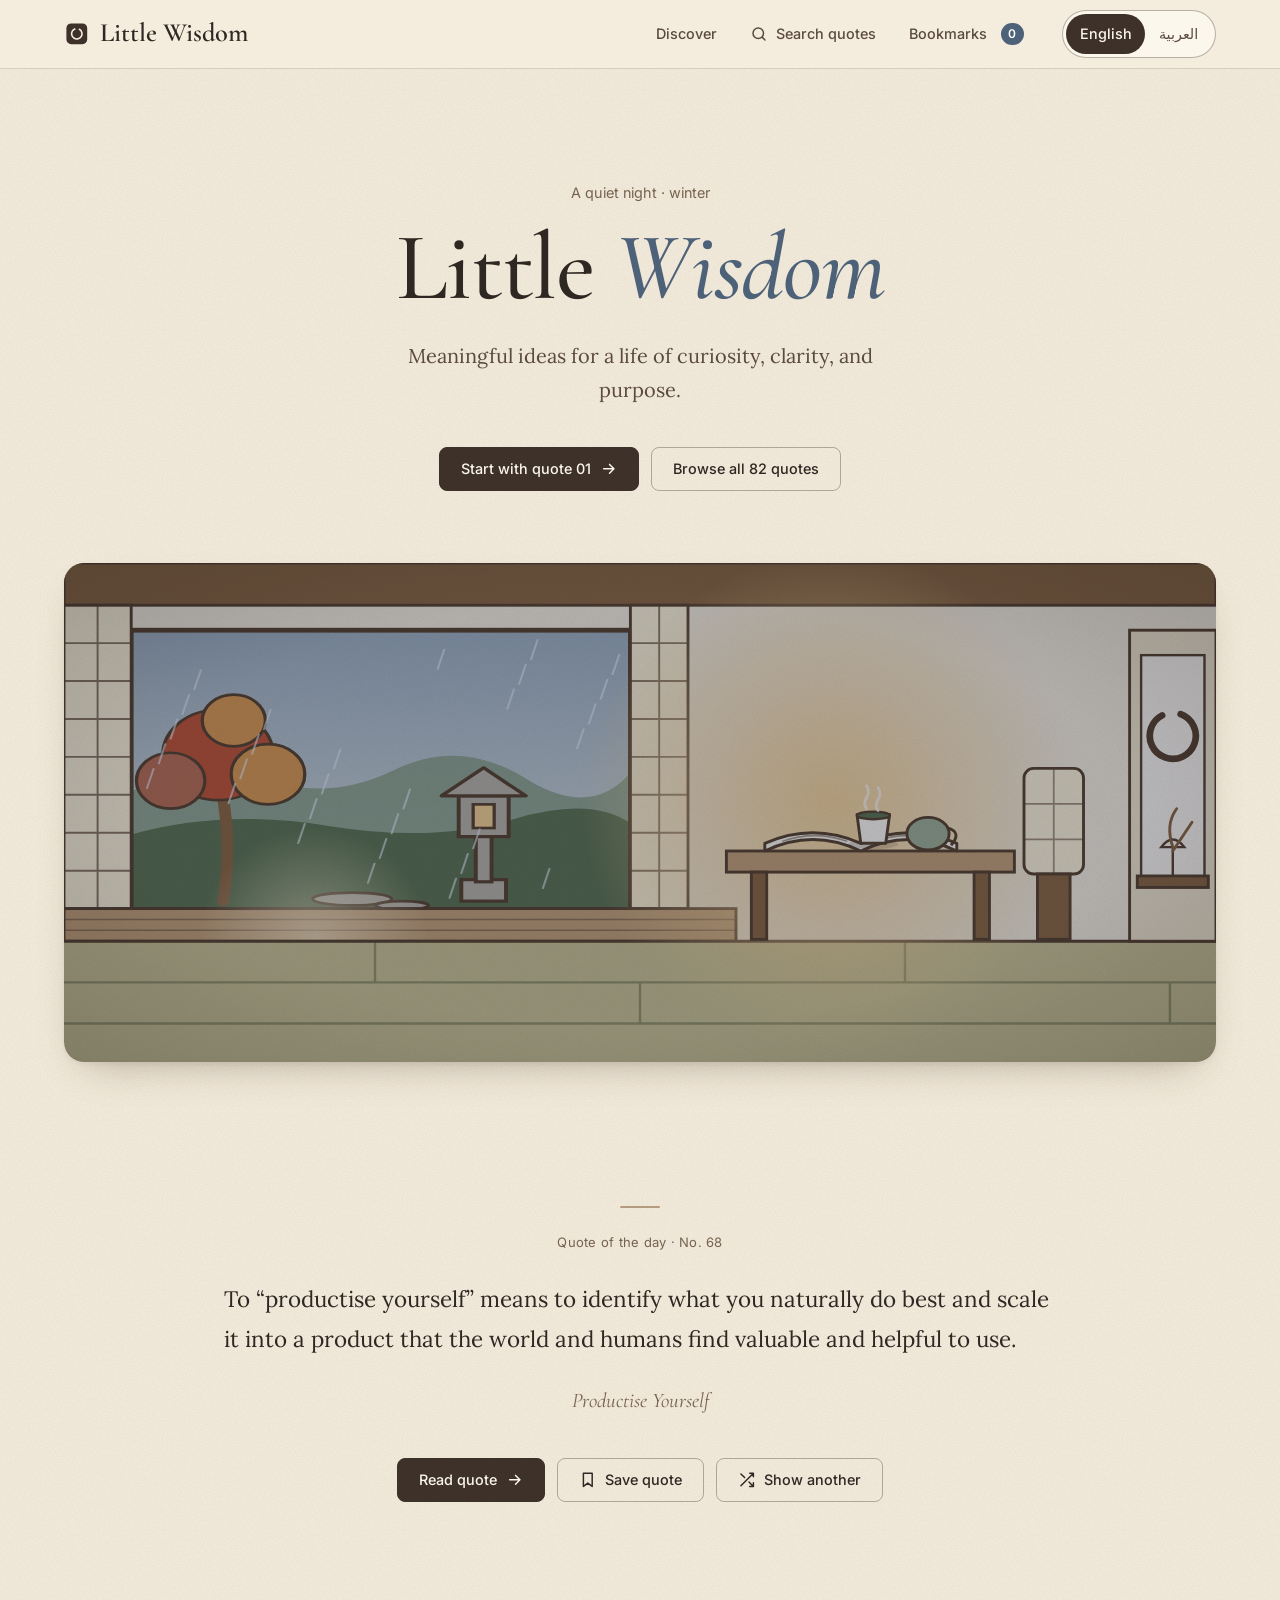
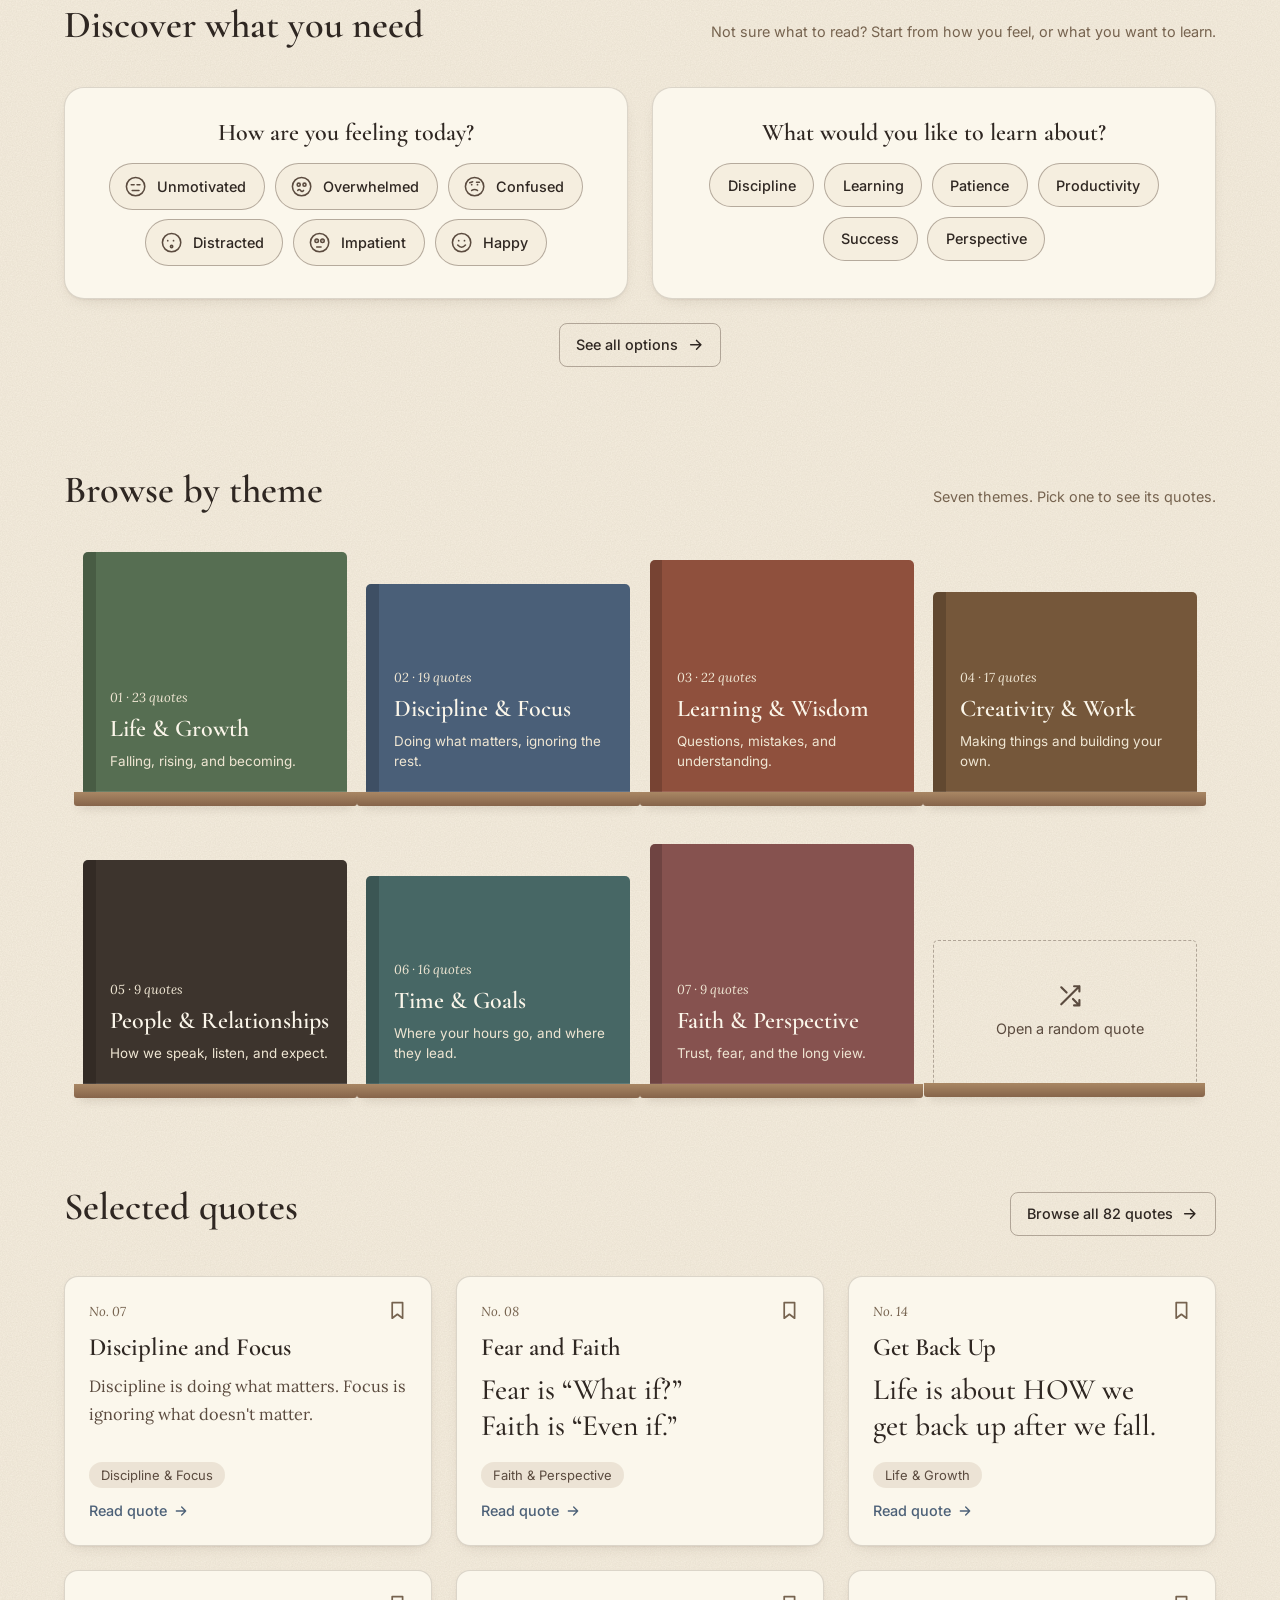
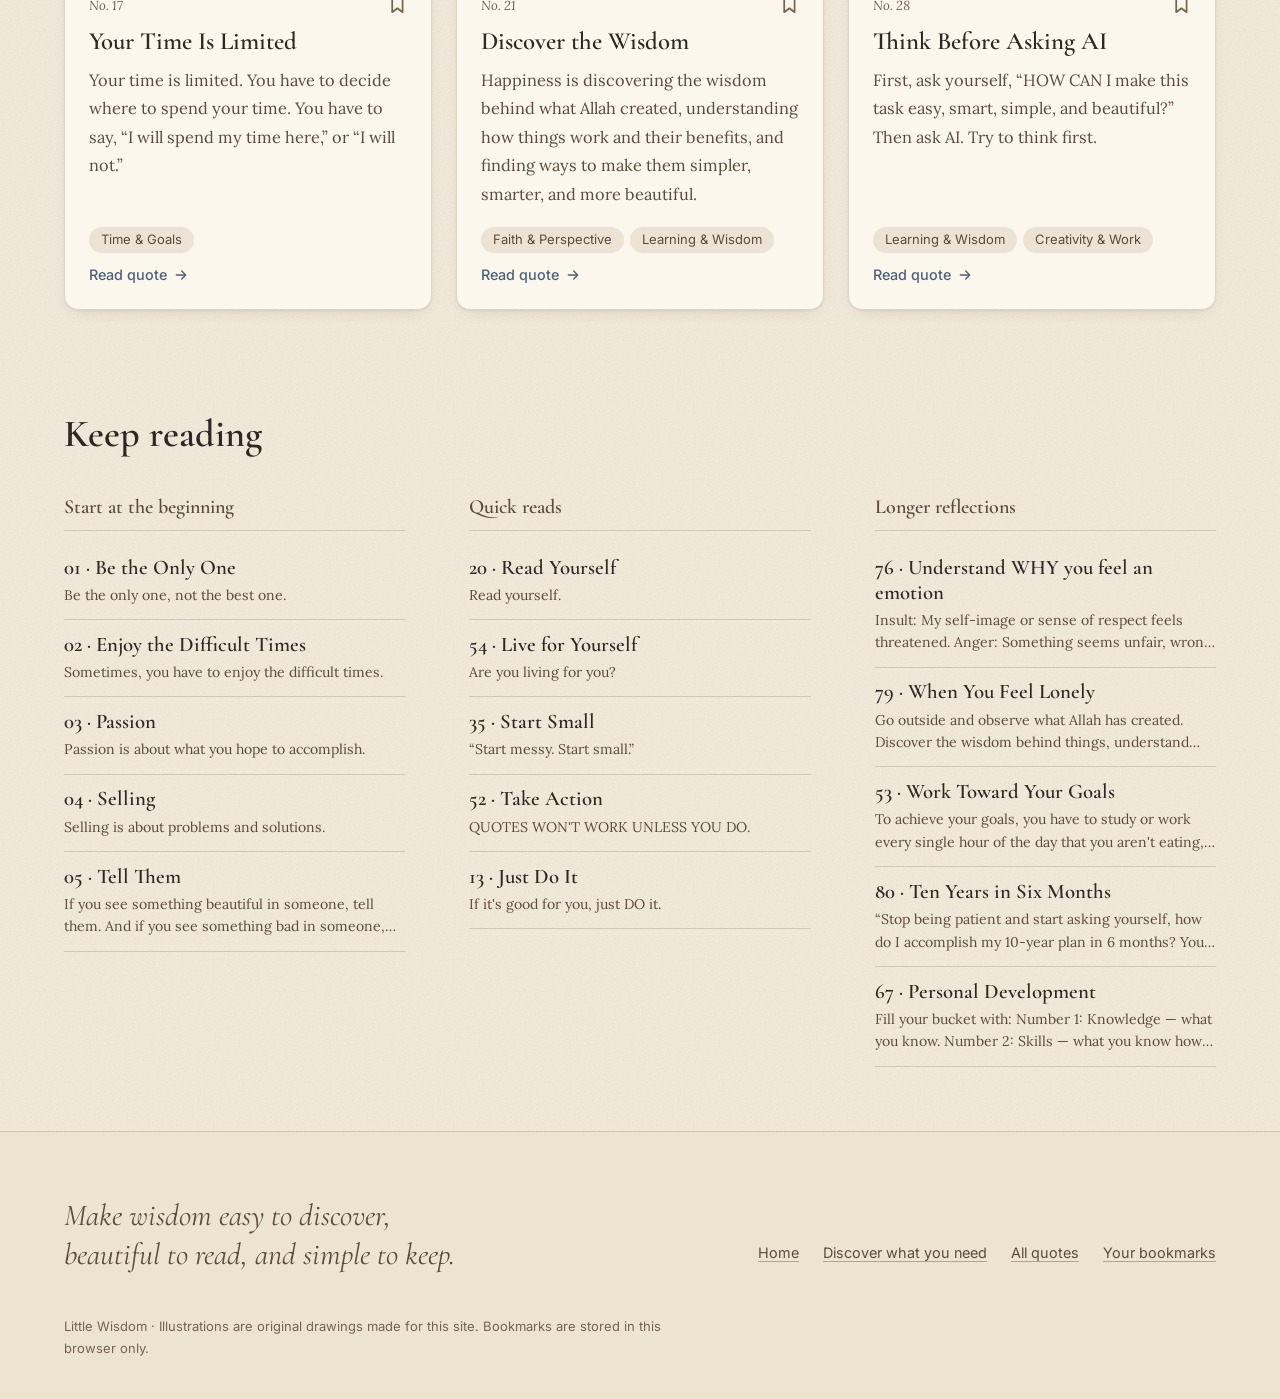
<file: github-pages-upload/index.html>
<!doctype html>
<html lang="en" dir="ltr">
<head>
  <meta charset="utf-8">
  <meta name="viewport" content="width=device-width, initial-scale=1">
  <title>Little Wisdom</title>
  <meta name="description" content="Meaningful ideas for a life of curiosity, clarity, and purpose. A small illustrated magazine of 82 quotes, in English and Arabic.">
  <meta name="theme-color" content="#f5eedf">
  <link rel="icon" href="data:image/svg+xml,%3Csvg xmlns='http://www.w3.org/2000/svg' viewBox='0 0 32 32'%3E%3Crect width='32' height='32' rx='7' fill='%233a2e26'/%3E%3Cpath d='M9 22V10h4l3 8 3-8h4v12' fill='none' stroke='%23f5eedf' stroke-width='2.2' stroke-linejoin='round'/%3E%3C/svg%3E">
  <!-- Fonts load from Google Fonts; the CSS falls back to system fonts if offline. Arabic faces are only downloaded when Arabic text is on screen. -->
  <link rel="preconnect" href="https://fonts.googleapis.com">
  <link rel="preconnect" href="https://fonts.gstatic.com" crossorigin>
  <link rel="stylesheet" href="https://fonts.googleapis.com/css2?family=Cormorant+Garamond:ital,wght@0,500;0,600;1,500&family=IBM+Plex+Sans+Arabic:wght@400;500;600&family=Inter:wght@400;500;600&family=Lora:ital,wght@0,400;0,500;1,400&family=Noto+Naskh+Arabic:wght@400;500;600&display=swap">
  <style>/*
 * Little Wisdom — a quiet Japanese home.
 * Principles: ma (room to breathe), wabi-sabi (imperfect, natural), shibui (understated).
 * Typography is the main design element; paper, wood and light stay in the background.
 *
 * 1 Tokens · 2 Base · 3 Type · 4 Header/footer · 5 Controls · 6 Art
 * 7 Home · 8 Cards · 9 Library · 10 Quote page · 11 Notebook · 12 Empty/toast
 * 13 Motion · 14 Responsive · 15 Arabic / RTL
 * Layout uses logical properties (inline/block), so right-to-left needs very little extra.
 */

/* ============ 1. Design tokens ============ */
:root {
  /* paper & ink */
  --paper: #f5eedf;
  --paper-2: #ede4d0;
  --card: #fbf7ec;
  --ink: #2f2722;
  --ink-soft: #5b4b3f;
  --ink-mute: #76634f;
  --ink-btn: #3d3129;
  --line: rgba(91, 75, 63, 0.2);
  --line-strong: rgba(91, 75, 63, 0.42);
  /* materials */
  --wood: #8c6a4a;
  --wood-soft: rgba(140, 106, 74, 0.14);
  --sage: #5f7659;
  --sage-soft: #dfe5d2;
  --blue: #4d6178;
  --terracotta: #a85d48;
  --accent: #9c5239;          /* shifts with the season (see data-season) */
  --accent-soft: rgba(156, 82, 57, 0.12);
  /* type */
  --font-display: 'Cormorant Garamond', 'Iowan Old Style', 'Palatino Linotype', Georgia, serif;
  --font-text: 'Lora', 'Iowan Old Style', Georgia, serif;
  --font-ui: 'Inter', system-ui, -apple-system, 'Segoe UI', Roboto, sans-serif;
  --fs-display: clamp(3.1rem, 8.4vw, 6rem);
  --fs-h1: clamp(2.3rem, 5vw, 3.6rem);
  --fs-h2: clamp(1.75rem, 3.2vw, 2.4rem);
  --fs-h3: 1.4rem;
  --fs-lede: clamp(1.1rem, 1.6vw, 1.25rem);
  --fs-body: 1.0625rem;
  --fs-small: 0.9rem;
  --fs-meta: 0.8125rem;
  /* space, shape, depth, motion */
  --s-1: 0.5rem; --s-2: 0.75rem; --s-3: 1rem; --s-4: 1.5rem; --s-5: 2.5rem; --s-6: 4rem;
  --r-s: 0.5rem; --r-m: 0.875rem; --r-l: 1.25rem;
  --shadow-s: 0 1px 2px rgba(60, 40, 25, 0.06), 0 6px 18px -10px rgba(60, 40, 25, 0.22);
  --shadow-m: 0 2px 4px rgba(60, 40, 25, 0.05), 0 18px 40px -22px rgba(60, 40, 25, 0.4);
  --ease: cubic-bezier(0.3, 0.7, 0.2, 1);
  --t: 0.22s;
  --wrap: 72rem;
  --read: 40rem;
  --noise: url("data:image/svg+xml,%3Csvg xmlns='http://www.w3.org/2000/svg' width='240' height='240'%3E%3Cfilter id='n'%3E%3CfeTurbulence type='fractalNoise' baseFrequency='.8' numOctaves='2' stitchTiles='stitch'/%3E%3CfeColorMatrix values='0 0 0 0 .36 0 0 0 0 .28 0 0 0 0 .2 .16 0 0 0 0'/%3E%3C/filter%3E%3Crect width='100%25' height='100%25' filter='url(%23n)'/%3E%3C/svg%3E");
  color-scheme: light;
}
/* Seasons: only the accent changes, so the site is always recognisable. */
:root[data-season='spring'] { --accent: #9a5048; --accent-soft: rgba(154, 80, 72, 0.12); }
:root[data-season='summer'] { --accent: #46705a; --accent-soft: rgba(70, 112, 90, 0.12); }
:root[data-season='autumn'] { --accent: #9c5239; --accent-soft: rgba(156, 82, 57, 0.12); }
:root[data-season='winter'] { --accent: #4d6178; --accent-soft: rgba(77, 97, 120, 0.12); }

/* Language decides the type families. Variables inherit, so a stray English quote inside an Arabic page keeps its own fonts. */
:lang(ar) {
  --font-display: 'Noto Naskh Arabic', 'Amiri', 'Traditional Arabic', 'Geeza Pro', serif;
  --font-text: 'Noto Naskh Arabic', 'Amiri', 'Traditional Arabic', 'Geeza Pro', serif;
  --font-ui: 'IBM Plex Sans Arabic', 'Segoe UI', Tahoma, system-ui, sans-serif;
}
:lang(ar), :lang(ar) * { letter-spacing: 0 !important; }

/* ============ 2. Base ============ */
*, *::before, *::after { box-sizing: border-box; }
html { -webkit-text-size-adjust: 100%; text-size-adjust: 100%; }
@media (prefers-reduced-motion: no-preference) { html { scroll-behavior: smooth; } }
body {
  margin: 0; min-height: 100vh; display: flex; flex-direction: column;
  background: var(--paper) var(--noise); color: var(--ink);
  font-family: var(--font-ui); font-size: var(--fs-body); line-height: 1.65;
  -webkit-font-smoothing: antialiased; text-rendering: optimizeLegibility;
}
main { flex: 1; }
main:focus, main:focus-visible, [tabindex='-1']:focus-visible { outline: none; }
h1, h2, h3, p, ul, ol, figure, blockquote { margin: 0; }
ul, ol { padding: 0; list-style: none; }
img, svg { display: block; max-width: 100%; }
a { color: inherit; text-decoration-color: var(--line-strong); text-underline-offset: 0.2em; }
a:hover { text-decoration-color: var(--accent); }
button, input, select { font: inherit; color: inherit; }
button { cursor: pointer; }
:focus-visible { outline: 2px solid var(--accent); outline-offset: 3px; border-radius: 4px; }
::selection { background: var(--accent-soft); }
.wrap { width: min(100% - 2.5rem, var(--wrap)); margin-inline: auto; }
.visually-hidden {
  position: absolute !important; width: 1px; height: 1px; margin: -1px; padding: 0; overflow: hidden;
  clip: rect(0 0 0 0); clip-path: inset(50%); white-space: nowrap;
}
.skip-link {
  position: absolute; inset-inline-start: 1rem; top: -4rem; z-index: 50; padding: 0.7rem 1rem;
  background: var(--ink-btn); color: var(--card); border-radius: var(--r-s); text-decoration: none;
}
.skip-link:focus { top: 1rem; }
.loading { min-height: 50vh; display: grid; place-items: center; color: var(--ink-mute); font-family: var(--font-display); font-size: 1.5rem; font-style: italic; }

/* ============ 3. Type ============ */
h1, h2, h3 { font-family: var(--font-display); font-weight: 600; line-height: 1.12; color: var(--ink); text-wrap: balance; }
h1 { font-size: var(--fs-h1); font-weight: 500; }
h2 { font-size: var(--fs-h2); }
h3 { font-size: var(--fs-h3); }
.label { font-family: var(--font-ui); font-size: var(--fs-meta); color: var(--ink-mute); letter-spacing: 0.02em; }
.q-text { white-space: pre-line; overflow-wrap: break-word; hyphens: manual; }
:lang(ar) h1, :lang(ar) h2, :lang(ar) h3 { line-height: 1.4; font-weight: 600; }
:lang(ar) h1 { font-weight: 500; }

/* ============ 4. Header & footer ============ */
.site-header {
  position: sticky; top: 0; z-index: 20;
  background: rgba(245, 238, 223, 0.88); backdrop-filter: blur(10px); -webkit-backdrop-filter: blur(10px);
  border-bottom: 1px solid var(--line);
}
.nav { display: flex; align-items: center; gap: var(--s-4); min-height: 4.25rem; }
.logo {
  display: inline-flex; align-items: center; gap: 0.65rem; margin-inline-end: auto; text-decoration: none;
  font-family: 'Cormorant Garamond', Georgia, serif; font-weight: 600; font-size: 1.65rem; letter-spacing: 0; white-space: nowrap; color: var(--ink);
}
.logo svg { width: 1.6rem; height: 1.6rem; color: var(--ink-btn); }
.nav-links { display: flex; align-items: center; gap: 0.25rem; }
.nav-link {
  display: inline-flex; align-items: center; gap: 0.5rem; min-height: 2.75rem; padding: 0 0.9rem; border-radius: 999px;
  font-size: var(--fs-small); font-weight: 500; color: var(--ink-soft); text-decoration: none; transition: background var(--t), color var(--t);
}
.nav-link:hover { background: var(--wood-soft); color: var(--ink); }
.nav-link[aria-current='page'] { color: var(--ink); background: var(--wood-soft); }
.count-badge {
  display: inline-grid; place-items: center; min-width: 1.4rem; height: 1.4rem; padding: 0 0.35rem; margin-inline-start: 0.4rem;
  border-radius: 999px; background: var(--accent); color: #fff; font-size: 0.75rem; font-weight: 600; line-height: 1;
}
.lang-switch { display: inline-flex; padding: 0.2rem; border: 1px solid var(--line-strong); border-radius: 999px; background: var(--card); }
.lang-btn {
  min-height: 2.5rem; min-width: 3.25rem; padding: 0 0.85rem; border: 0; border-radius: 999px; background: transparent;
  font-size: var(--fs-small); font-weight: 500; color: var(--ink-soft); transition: background var(--t), color var(--t);
}
.lang-btn:hover { color: var(--ink); }
.lang-btn[aria-pressed='true'] { background: var(--ink-btn); color: var(--card); }

.site-footer { margin-top: var(--s-6); padding-block: var(--s-6) var(--s-5); background: var(--paper-2); border-top: 1px solid var(--line); }
.footer-grid { display: flex; flex-wrap: wrap; gap: var(--s-5); justify-content: space-between; align-items: end; margin-bottom: var(--s-5); }
.closing { max-width: 26rem; font-family: var(--font-display); font-style: italic; font-size: clamp(1.5rem, 2.6vw, 1.9rem); line-height: 1.3; color: var(--ink-soft); }
:lang(ar) .closing { font-style: normal; line-height: 1.7; }
.site-footer ul { display: flex; flex-wrap: wrap; gap: 0.25rem 1.5rem; }
.site-footer li a { display: inline-flex; align-items: center; min-height: 2.75rem; font-size: var(--fs-small); color: var(--ink-soft); }
.site-footer small { display: block; max-width: 40rem; color: var(--ink-mute); font-size: var(--fs-meta); line-height: 1.7; }

/* ============ 5. Controls ============ */
.btn {
  display: inline-flex; align-items: center; justify-content: center; gap: 0.55rem; min-height: 2.75rem; padding: 0.6rem 1.3rem;
  border: 1px solid var(--ink-btn); border-radius: var(--r-s); background: var(--ink-btn); color: var(--card);
  font-size: var(--fs-small); font-weight: 500; line-height: 1.2; text-decoration: none; text-align: center;
  transition: background var(--t), border-color var(--t), transform var(--t) var(--ease);
}
.btn svg { width: 1.1rem; height: 1.1rem; flex: none; }
.btn:hover { background: #55443a; border-color: #55443a; }
.btn:active { transform: translateY(1px); }
.btn--ghost { background: transparent; color: var(--ink); border-color: var(--line-strong); }
.btn--ghost:hover { background: var(--wood-soft); border-color: var(--wood); }
.btn--small { padding: 0.45rem 1rem; }
.btn[data-saved='true'] { background: var(--sage-soft); border-color: var(--sage); color: #2e4a2c; }
.btn[data-saved='true'] svg, .icon-btn[data-saved='true'] svg { fill: currentColor; }
.icon-btn {
  position: absolute; inset-block-start: 0.7rem; inset-inline-end: 0.7rem; display: grid; place-items: center; width: 2.75rem; height: 2.75rem;
  border: 0; border-radius: 50%; background: transparent; color: var(--ink-mute); transition: background var(--t), color var(--t);
}
.icon-btn svg { width: 1.3rem; height: 1.3rem; }
.icon-btn:hover { background: var(--wood-soft); color: var(--ink); }
.icon-btn[data-saved='true'] { color: var(--accent); }
.chip {
  display: inline-block; padding: 0.2rem 0.75rem; border-radius: 999px; background: var(--wood-soft);
  font-size: var(--fs-meta); line-height: 1.5; color: var(--ink-soft); text-decoration: none; transition: background var(--t);
}
a.chip:hover { background: rgba(140, 106, 74, 0.26); }
.pill {
  min-height: 2.5rem; padding: 0.35rem 1rem; border: 1px solid var(--line-strong); border-radius: 999px; background: transparent;
  font-size: var(--fs-small); color: var(--ink-soft); transition: background var(--t), color var(--t), border-color var(--t);
}
.pill:hover { background: var(--wood-soft); }
.pill[aria-pressed='true'] { background: var(--ink-btn); border-color: var(--ink-btn); color: var(--card); }

/* ============ 6. Art ============ */
.art { position: relative; width: 100%; height: 100%; overflow: hidden; background: var(--paper-2); }
.art svg { width: 100%; height: 100%; }
/* A little paper grain and a soft vignette over every illustration, so they feel printed, not screen-flat. */
.art::after {
  content: ''; position: absolute; inset: 0; pointer-events: none; background-image: var(--noise), radial-gradient(ellipse at center, transparent 60%, rgba(60, 40, 25, 0.16));
  opacity: 0.9; mix-blend-mode: multiply;
}

/* ============ 7. Home ============ */
.hero { padding-top: clamp(3.5rem, 9vw, 7rem); }
.hero-text { text-align: center; max-width: 46rem; }
.greeting { font-size: var(--fs-small); color: var(--ink-mute); }
.hero h1 { margin-top: var(--s-3); font-size: var(--fs-display); line-height: 0.98; letter-spacing: -0.015em; font-weight: 500; }
.hero h1 em { font-style: italic; color: var(--accent); }
:lang(ar) .hero h1 { line-height: 1.3; }
:lang(ar) .hero h1 em { font-style: normal; }
.hero-lede { max-width: 32rem; margin: var(--s-4) auto 0; font-family: var(--font-text); font-size: var(--fs-lede); line-height: 1.7; color: var(--ink-soft); }
.hero-actions { display: flex; flex-wrap: wrap; justify-content: center; gap: var(--s-2); margin-top: var(--s-5); }
.resume { margin-top: var(--s-4); font-size: var(--fs-small); color: var(--ink-mute); }
.resume a { display: inline-block; padding-block: 0.5rem; }
.resume__title { font-family: var(--font-display); font-size: 1.1em; color: var(--ink-soft); }
.hero-scene { margin-top: clamp(2.5rem, 6vw, 4.5rem); }
.scene-frame { position: relative; aspect-ratio: 1200 / 520; border-radius: var(--r-l); overflow: hidden; box-shadow: var(--shadow-m); }
/* Light follows the visitor's own clock: morning sun, evening amber, night blue. Day is left untouched. */
.daylight { position: absolute; inset: 0; pointer-events: none; mix-blend-mode: multiply; z-index: 2; }
:root[data-time='morning'] .daylight { background: linear-gradient(100deg, rgba(255, 224, 150, 0.3), transparent 65%); }
:root[data-time='evening'] .daylight { background: linear-gradient(180deg, rgba(238, 150, 92, 0.24), rgba(130, 76, 96, 0.2)); }
:root[data-time='night'] .daylight { background: rgba(38, 52, 92, 0.3); }

.section { padding-block: clamp(3.5rem, 8vw, 6.5rem) 0; }
.section-head { display: flex; flex-wrap: wrap; align-items: baseline; justify-content: space-between; gap: var(--s-2) var(--s-4); margin-bottom: var(--s-5); }
.section-head p { color: var(--ink-mute); font-size: var(--fs-small); }
.section--last { padding-bottom: 0; }

/* Featured quote: nothing else on the line. */
.featured-sec { padding-top: clamp(5rem, 12vw, 9rem); }
.featured { max-width: 52rem; text-align: center; }
.featured .label { display: inline-block; }
.featured .label::before { content: ''; display: block; width: 2.5rem; height: 2px; margin: 0 auto var(--s-4); border-radius: 2px; background: var(--wood); opacity: 0.6; }
.featured .q-text { margin-top: var(--s-4); color: var(--ink); }
.featured.len-short .q-text { font-family: var(--font-display); font-weight: 500; font-size: clamp(2.6rem, 6vw, 4.6rem); line-height: 1.08; text-wrap: balance; }
.featured.len-medium .q-text { font-family: var(--font-display); font-weight: 500; font-size: clamp(1.95rem, 4vw, 3rem); line-height: 1.2; text-wrap: balance; }
.featured.len-long .q-text { font-family: var(--font-text); font-size: clamp(1.15rem, 2vw, 1.4rem); line-height: 1.8; text-align: start; text-wrap: pretty; }
.featured-title { margin-top: var(--s-4); font-family: var(--font-display); font-style: italic; font-size: 1.3rem; color: var(--ink-mute); }
:lang(ar) .featured-title { font-style: normal; }
.featured-actions { display: flex; flex-wrap: wrap; justify-content: center; gap: var(--s-2); margin-top: var(--s-5); }

/* Themes as a bookshelf: books stand on a wooden plank. */
.shelf { display: grid; grid-template-columns: repeat(4, 1fr); gap: 3.25rem 0; padding-inline: 0.6rem; }
.book {
  position: relative; display: flex; flex-direction: column; justify-content: flex-end; gap: 0.5rem; align-self: end; margin-inline: 0.6rem;
  padding: 1.25rem 1.1rem 1.3rem 1.7rem; border: 0; border-radius: 5px 5px 0 0; color: #f7f0e1; text-decoration: none; text-align: start;
  transition: transform 0.3s var(--ease); box-shadow: 0 -1px 0 rgba(255, 255, 255, 0.12) inset;
}
[dir='rtl'] .book { padding: 1.25rem 1.7rem 1.3rem 1.1rem; }
.book::before { content: ''; position: absolute; inset-block: 0; inset-inline-start: 0; width: 0.8rem; background: rgba(0, 0, 0, 0.17); border-radius: 5px 0 0 0; }
[dir='rtl'] .book::before { border-radius: 0 5px 0 0; }
.book::after { content: ''; position: absolute; inset-inline: -0.6rem; bottom: -0.85rem; height: 0.85rem; background: linear-gradient(#a98764, #86644a); border-radius: 0 0 3px 3px; box-shadow: 0 6px 10px -6px rgba(60, 40, 25, 0.5); }
.book:hover { transform: translateY(-6px); }
.book .num { font-family: var(--font-text); font-style: italic; font-size: var(--fs-meta); opacity: 1; color: #efe6d3; }
.book h3 { color: #fbf6ea; font-size: 1.5rem; line-height: 1.12; }
.book p { font-size: 0.84rem; line-height: 1.5; color: #efe6d3; }
.book--1 { background: #566e52; min-height: 15rem; } .book--2 { background: #4a5f78; min-height: 13rem; }
.book--3 { background: #8f503d; min-height: 14.5rem; } .book--4 { background: #75573a; min-height: 12.5rem; }
.book--5 { background: #3d342d; min-height: 14rem; } .book--6 { background: #476765; min-height: 13rem; }
.book--7 { background: #86524f; min-height: 15rem; }
.book--random { min-height: 9rem; justify-content: center; align-items: center; text-align: center; background: transparent; color: var(--ink-soft); border: 1.5px dashed var(--line-strong); border-radius: 5px 5px 0 0; box-shadow: none; font-size: var(--fs-small); }
.book--random::before { display: none; }
.book--random svg { width: 1.6rem; height: 1.6rem; }
.book--random:hover { background: var(--wood-soft); }

.discover { display: grid; grid-template-columns: repeat(3, 1fr); gap: var(--s-5) var(--s-6); }
.discover h3 { margin-bottom: var(--s-2); padding-bottom: var(--s-2); border-bottom: 1px solid var(--line); font-size: 1.25rem; color: var(--ink-soft); }
.discover li a { display: block; padding: 0.8rem 0; border-bottom: 1px solid var(--line); text-decoration: none; transition: padding var(--t) var(--ease); }
.discover li a:hover { padding-inline-start: 0.4rem; }
.d-title { display: block; font-family: var(--font-display); font-weight: 600; font-size: 1.3rem; line-height: 1.2; }
.d-excerpt { display: -webkit-box; margin-top: 0.2rem; font-family: var(--font-text); font-size: 0.88rem; line-height: 1.6; color: var(--ink-soft); -webkit-line-clamp: 2; -webkit-box-orient: vertical; overflow: hidden; }

/* ============ 8. Quote cards (one style, everywhere) ============ */
.card-grid { display: grid; grid-template-columns: repeat(3, 1fr); gap: var(--s-4); align-items: stretch; }
.qcard { position: relative; background: var(--card); border: 1px solid var(--line); border-radius: var(--r-m); box-shadow: var(--shadow-s); transition: transform 0.3s var(--ease), box-shadow 0.3s var(--ease), border-color var(--t); }
.qcard:hover { transform: translateY(-3px); box-shadow: var(--shadow-m); border-color: var(--line-strong); }
.qcard__link { display: flex; flex-direction: column; gap: 0.65rem; height: 100%; padding: 1.5rem 1.5rem 1.4rem; color: inherit; text-decoration: none; border-radius: inherit; }
.qcard__no { padding-inline-end: 3rem; font-family: var(--font-text); font-style: italic; font-size: var(--fs-meta); color: var(--ink-mute); }
:lang(ar) .qcard__no { font-style: normal; font-family: var(--font-ui); }
.qcard__title { font-family: var(--font-display); font-weight: 600; font-size: 1.55rem; line-height: 1.15; }
.qcard .q-text { font-family: var(--font-text); font-size: 1.02rem; line-height: 1.75; color: var(--ink-soft); }
.qcard.len-short .q-text { font-family: var(--font-display); font-weight: 500; font-size: 1.85rem; line-height: 1.22; color: var(--ink); text-wrap: balance; }
.qcard__meta { display: flex; flex-wrap: wrap; gap: 0.4rem; margin-top: auto; padding-top: 0.5rem; }
.qcard__cta { display: inline-flex; align-items: center; gap: 0.4rem; font-size: var(--fs-small); font-weight: 500; color: var(--accent); }
.qcard__cta svg { width: 1rem; height: 1rem; transition: transform var(--t) var(--ease); }
.qcard:hover .qcard__cta svg { transform: translateX(3px); }
[dir='rtl'] .qcard:hover .qcard__cta svg { transform: scaleX(-1) translateX(3px); }

/* Quote 52 is typed in capitals: set it smaller and calmer so it does not shout. */
.is-caps .q-text, .qcard.is-caps .q-text, .qcard.len-short.is-caps .q-text { font-family: var(--font-text); font-weight: 500; font-size: 0.98rem; line-height: 1.85; letter-spacing: 0.045em; color: var(--ink-soft); }

/* ============ 9. Library: an organised reading room ============ */
.page-head { max-width: 40rem; margin: clamp(3rem, 7vw, 5rem) auto var(--s-5); text-align: center; }
.page-head p { margin-top: var(--s-3); font-family: var(--font-text); color: var(--ink-soft); line-height: 1.75; }
.filters { display: grid; gap: var(--s-3); max-width: 52rem; margin: 0 auto var(--s-5); }
.search-field { position: relative; display: flex; align-items: center; border-bottom: 1.5px solid var(--line-strong); transition: border-color var(--t); }
.search-field:focus-within { border-color: var(--accent); box-shadow: 0 2px 0 var(--accent); }
.search-field svg { flex: none; width: 1.4rem; height: 1.4rem; color: var(--ink-mute); }
.search-field input { flex: 1; min-height: 3.5rem; padding: 0 var(--s-2); border: 0; background: transparent; font-family: var(--font-display); font-size: 1.6rem; color: var(--ink); }
.search-field input::placeholder { color: var(--ink-mute); opacity: 1; }
.search-field input:focus { outline: none; }
:lang(ar) .search-field input { font-size: 1.3rem; }
.filter-row { display: flex; flex-wrap: wrap; align-items: center; gap: var(--s-2) var(--s-3); }
.filter-row--themes { gap: 0.5rem; }
.select-wrap { display: inline-flex; align-items: center; gap: 0.5rem; font-size: var(--fs-small); color: var(--ink-mute); }
select { min-height: 2.5rem; padding: 0.3rem 0.7rem; border: 1px solid var(--line-strong); border-radius: var(--r-s); background: var(--card); color: var(--ink); font-size: var(--fs-small); }
.result-count { margin-inline-start: auto; font-size: var(--fs-small); color: var(--ink-mute); }
#results { margin-top: var(--s-5); }

/* ============ 10. Quote page: sitting with one thought ============ */
.reader { padding-top: var(--s-4); }
.quote-bar { display: flex; flex-wrap: wrap; align-items: center; justify-content: space-between; gap: var(--s-2); }
.back-link { display: inline-flex; align-items: center; gap: 0.5rem; min-height: 2.75rem; font-size: var(--fs-small); color: var(--ink-soft); text-decoration: none; }
.back-link:hover { color: var(--ink); text-decoration: underline; }
.back-link svg { width: 1.1rem; height: 1.1rem; }
.quote-bar__steps { display: flex; gap: 0.5rem; }
.step-btn { min-height: 2.75rem; padding-inline: 1.1rem; }
.step-btn svg { width: 1.1rem; height: 1.1rem; }
.step-btn--next { background: var(--ink-btn); color: var(--card); border: 1px solid var(--ink-btn); }
.step-btn--prev { background: transparent; color: var(--ink); border: 1px solid var(--line-strong); }
.step-btn--next:hover { background: #55443a; }
.step-btn--prev:hover { background: var(--wood-soft); }
.is-disabled { opacity: 0.4; pointer-events: none; }
.position { font-size: var(--fs-meta); color: var(--ink-mute); }
.position a { color: var(--ink-soft); }
.position--top { margin-top: 0.25rem; }
.reader-split { display: grid; grid-template-columns: minmax(0, 1fr) minmax(0, 1fr); gap: clamp(2rem, 5vw, 4.5rem); align-items: start; margin-top: var(--s-4); }
/* Picture and quote sit side by side; the picture stays in view while a long quote is read. */
.reader-art { position: sticky; top: 5.75rem; aspect-ratio: 4 / 3.4; border-radius: var(--r-l); overflow: hidden; box-shadow: var(--shadow-m); }
.reader-grid { min-width: 0; padding-block: var(--s-3); }
.reader-grid article { text-align: start; }
.reader-grid article > .label::before { content: ''; display: block; width: 2.5rem; height: 2px; margin: 0 0 var(--s-4); border-radius: 2px; background: var(--wood); opacity: 0.6; }
.reader-title { margin-top: var(--s-2); font-size: clamp(1.7rem, 3.2vw, 2.3rem); font-weight: 600; color: var(--ink-soft); outline: none; }
.reader-grid .q-text { margin-top: var(--s-4); color: var(--ink); }
.reader-grid .len-short .q-text { font-family: var(--font-display); font-weight: 500; font-size: clamp(2.5rem, 4.6vw, 4rem); line-height: 1.08; text-wrap: balance; }
.reader-grid .len-medium .q-text { font-family: var(--font-display); font-weight: 500; font-size: clamp(1.9rem, 3.4vw, 2.7rem); line-height: 1.2; text-wrap: balance; }
.reader-grid .len-long .q-text { font-family: var(--font-text); font-size: clamp(1.12rem, 1.9vw, 1.3rem); line-height: 1.85; text-wrap: pretty; }
.reader-grid .is-caps .q-text { font-size: clamp(1.05rem, 1.8vw, 1.2rem); line-height: 1.9; }
.original { margin-top: var(--s-5); padding-inline-start: var(--s-3); border-inline-start: 2px solid var(--wood-soft); text-align: start; }
.original__text { margin-top: 0.4rem; font-family: 'Lora', Georgia, serif; font-style: italic; font-size: 1.02rem; line-height: 1.75; color: var(--ink-soft); white-space: pre-line; text-align: left; }
.reader-source { margin-top: var(--s-4); font-size: var(--fs-small); color: var(--ink-mute); }
.reader-tags { display: flex; flex-wrap: wrap; justify-content: flex-start; gap: 0.4rem; margin-top: var(--s-5); }
.reader-tags .chip { padding: 0.4rem 0.9rem; }
.reader-actions { display: flex; flex-wrap: wrap; justify-content: flex-start; gap: var(--s-2); margin-top: var(--s-4); }

.continue { max-width: 52rem; margin: clamp(3.5rem, 8vw, 6rem) auto 0; padding-top: var(--s-5); border-top: 1px solid var(--line); text-align: center; }
.continue h2 { font-size: 1.8rem; }
.continue .position { margin-top: 0.4rem; }
.continue__steps { display: grid; grid-template-columns: 1fr 1fr; gap: var(--s-3); margin-top: var(--s-4); text-align: start; }
.step { display: flex; flex-direction: column; gap: 0.35rem; padding: 1.1rem 1.3rem; border: 1px solid var(--line); border-radius: var(--r-m); background: var(--card); color: inherit; text-decoration: none; box-shadow: var(--shadow-s); transition: transform 0.3s var(--ease), box-shadow 0.3s var(--ease), border-color var(--t); }
a.step:hover { transform: translateY(-2px); box-shadow: var(--shadow-m); border-color: var(--line-strong); }
.step--next { background: var(--sage-soft); border-color: rgba(95, 118, 89, 0.45); }
.step-dir { display: inline-flex; align-items: center; gap: 0.5rem; font-size: var(--fs-small); font-weight: 600; color: var(--ink-soft); }
.step--next .step-dir { justify-content: flex-end; }
[dir='rtl'] .step--next .step-dir { justify-content: flex-start; }
.step-dir svg { width: 1.1rem; height: 1.1rem; }
.step-title { font-family: var(--font-display); font-weight: 600; font-size: 1.35rem; line-height: 1.2; }
.end-note { margin-top: var(--s-4); font-family: var(--font-text); font-style: italic; color: var(--ink-soft); }
:lang(ar) .end-note { font-style: normal; }
.hint { margin-top: var(--s-4); font-size: var(--fs-meta); color: var(--ink-mute); }
@media (hover: none) { .hint { display: none; } }
.related { margin-top: clamp(3.5rem, 8vw, 6rem); }
.related h2 { margin-bottom: var(--s-4); text-align: center; font-size: 1.8rem; }

/* ============ 11. Bookmarks: a personal notebook ============ */
.notebook {
  position: relative; max-width: 46rem; margin: var(--s-5) auto 0; padding: 0.75rem clamp(1rem, 4vw, 2.5rem) 1.5rem clamp(3.5rem, 8vw, 5rem);
  background: #fbf6e8 var(--noise); border: 1px solid var(--line); border-radius: 0.4rem 1rem 1rem 0.4rem; box-shadow: var(--shadow-m);
}
[dir='rtl'] .notebook { padding: 0.75rem clamp(3.5rem, 8vw, 5rem) 1.5rem clamp(1rem, 4vw, 2.5rem); border-radius: 1rem 0.4rem 0.4rem 1rem; }
/* margin rule + binding holes */
.notebook::before { content: ''; position: absolute; inset-block: 0; inset-inline-start: clamp(2.6rem, 6vw, 3.6rem); width: 1px; background: rgba(168, 90, 63, 0.4); }
.notebook::after { content: ''; position: absolute; inset-block: 1rem; inset-inline-start: 0.7rem; width: 0.7rem; background: radial-gradient(circle, rgba(60, 40, 25, 0.28) 0 38%, transparent 42%) 0 0 / 0.7rem 3.2rem repeat-y; }
.notebook__list li { border-bottom: 1px dashed var(--line-strong); }
.notebook__list li:last-child { border-bottom: 0; }
.qcard--note { background: transparent; border: 0; border-radius: 0; box-shadow: none; }
.qcard--note:hover { transform: none; box-shadow: none; background: rgba(255, 255, 255, 0.45); }
.qcard--note .qcard__link { padding: 1.4rem 3rem 1.4rem 0; gap: 0.4rem; }
[dir='rtl'] .qcard--note .qcard__link { padding: 1.4rem 0 1.4rem 3rem; }
.qcard--note .qcard__title { font-size: 1.45rem; }
.qcard--note .icon-btn { inset-inline-end: -0.5rem; inset-block-start: 1rem; }
.qcard--note.len-short .q-text { font-size: 1.5rem; }

/* ============ 12. Empty states & toast ============ */
.empty { max-width: 30rem; margin: var(--s-5) auto 0; text-align: center; }
.empty__art { aspect-ratio: 3 / 2; margin-bottom: var(--s-4); border-radius: var(--r-l); overflow: hidden; box-shadow: var(--shadow-s); }
.empty p { margin: var(--s-2) 0 var(--s-4); font-family: var(--font-text); color: var(--ink-soft); }
.toast {
  position: fixed; inset-inline: 1rem; bottom: 1.5rem; z-index: 40; width: fit-content; max-width: min(28rem, calc(100vw - 2rem)); margin-inline: auto;
  padding: 0.8rem 1.3rem; border-radius: 999px; background: var(--ink-btn); color: var(--card); font-size: var(--fs-small); text-align: center; box-shadow: var(--shadow-m);
  opacity: 0; visibility: hidden; transform: translateY(0.75rem); pointer-events: none; transition: opacity 0.25s, transform 0.25s var(--ease), visibility 0s 0.25s;
}
.toast.is-visible { opacity: 1; visibility: visible; transform: none; transition-delay: 0s; }

/* ============ 13. Motion (all of it switched off for reduced-motion) ============ */
@keyframes view-in { from { opacity: 0; transform: translateY(8px); } to { opacity: 1; transform: none; } }
@keyframes pop { 0% { transform: scale(1); } 40% { transform: scale(1.28); } 100% { transform: scale(1); } }
@keyframes drizzle { from { transform: translate(0, -3px); opacity: 0.35; } to { transform: translate(-4px, 6px); opacity: 0.7; } }
@keyframes rise { from { transform: translateY(2px); opacity: 0.35; } to { transform: translateY(-5px); opacity: 0.85; } }
@media (prefers-reduced-motion: no-preference) {
  .view-in { animation: view-in 0.4s var(--ease) both; }
  .is-popping svg { animation: pop 0.45s var(--ease); }
  .art--live .rain { animation: drizzle 3.2s ease-in-out infinite alternate; }
  .art--live .steam { animation: rise 4s ease-in-out infinite alternate; transform-box: fill-box; }
}
@media (prefers-reduced-motion: reduce) {
  *, *::before, *::after { animation-duration: 0.001ms !important; animation-iteration-count: 1 !important; transition-duration: 0.001ms !important; scroll-behavior: auto !important; }
}

/* ============ 14. Responsive ============ */
@media (max-width: 960px) {
  .card-grid { grid-template-columns: repeat(2, 1fr); }
  .shelf { grid-template-columns: repeat(2, 1fr); }
  .discover { grid-template-columns: 1fr; gap: var(--s-5); }
}
/* two columns of cards would leave an orphan when there are three related quotes: show two */
@media (min-width: 701px) and (max-width: 960px) { .related .qcard:nth-child(3) { display: none; } }
@media (max-width: 700px) {
  :root { --fs-body: 1.03rem; }
  .wrap { width: min(100% - 2rem, var(--wrap)); }
  .card-grid { grid-template-columns: 1fr; }
  .scene-frame { aspect-ratio: 4 / 3; }
  .reader-split { grid-template-columns: 1fr; gap: var(--s-4); }
  .reader-art { position: static; aspect-ratio: 3 / 2; border-radius: var(--r-m); }
  .scene-frame { border-radius: var(--r-m); }
  .label-long { display: none; }
  .continue__steps { grid-template-columns: 1fr; }
  .continue__steps .step--next { order: -1; }
  .search-field input { font-size: 1.35rem; }
  .filter-row--themes { flex-wrap: nowrap; overflow-x: auto; margin-inline: -1rem; padding-inline: 1rem; padding-bottom: 0.25rem; scrollbar-width: none; }
  .filter-row--themes::-webkit-scrollbar { display: none; }
  .filter-row--themes .pill { flex: none; white-space: nowrap; }
  /* fade the far edge so it is clear the row scrolls sideways */
  .filter-row--themes { -webkit-mask-image: linear-gradient(to right, #000 88%, transparent); mask-image: linear-gradient(to right, #000 88%, transparent); }
  [dir='rtl'] .filter-row--themes { -webkit-mask-image: linear-gradient(to left, #000 88%, transparent); mask-image: linear-gradient(to left, #000 88%, transparent); }
  .result-count { margin-inline-start: 0; flex-basis: 100%; }
  .notebook { margin-inline: -0.5rem; }
}
@media (max-width: 520px) {
  /* Two rows: wordmark + language on top, the two main links as a wide pair beneath. */
  .nav { display: grid; grid-template-columns: 1fr auto; gap: 0.25rem 0.75rem; padding-block: 0.5rem; min-height: 0; }
  .logo { font-size: 1.5rem; }
  .nav-links { grid-column: 1 / -1; order: 3; display: grid; grid-template-columns: 1fr 1fr; gap: 0.5rem; }
  .nav-link { justify-content: center; border: 1px solid var(--line); }
  .shelf { gap: 3rem 0; }
  .book { padding: 1rem 0.8rem 1.1rem 1.4rem; }
  [dir='rtl'] .book { padding: 1rem 1.4rem 1.1rem 0.8rem; }
  .book h3 { font-size: 1.3rem; }
  .quote-bar { gap: 0.25rem var(--s-2); }
  .quote-bar__steps { width: 100%; }
  .quote-bar__steps > * { flex: 1; }
  .reader-actions .btn { flex: 1 1 100%; }
}

/* ============ 16. Discover what you need ============ */
.choice-grid { display: flex; flex-wrap: wrap; justify-content: center; gap: 0.6rem; }
.choice {
  display: inline-flex; align-items: center; gap: 0.6rem; min-height: 2.9rem; padding: 0.5rem 1.15rem 0.5rem 0.9rem;
  border: 1px solid var(--line-strong); border-radius: 999px; background: var(--card); color: var(--ink);
  font-size: var(--fs-small); font-weight: 500; line-height: 1.2; text-decoration: none; box-shadow: var(--shadow-s);
  transition: background var(--t), color var(--t), border-color var(--t), transform var(--t) var(--ease), box-shadow var(--t);
}
[dir='rtl'] .choice { padding: 0.5rem 0.9rem 0.5rem 1.15rem; }
.choice svg { width: 1.45rem; height: 1.45rem; flex: none; color: var(--ink-soft); transition: color var(--t), transform 0.3s var(--ease); }
.choice:hover { background: var(--paper-2); border-color: var(--wood); transform: translateY(-1px); }
.choice:hover svg { transform: rotate(-6deg) scale(1.06); }
.choice:active { transform: scale(0.97); }
.choice[aria-pressed='true'] { background: var(--ink-btn); border-color: var(--ink-btn); color: var(--card); box-shadow: var(--shadow-m); }
.choice[aria-pressed='true'] svg { color: var(--card); }
.choice-grid--topics .choice { padding: 0.45rem 1.1rem; min-height: 2.75rem; }
.choice--small { min-height: 2.75rem; padding-inline: 1rem; font-weight: 400; }

.discover-page { padding-bottom: var(--s-4); }
.ask { max-width: 58rem; margin: var(--s-6) auto 0; text-align: center; }
.ask:first-of-type { margin-top: var(--s-5); }
.ask h2 { margin-bottom: var(--s-4); font-size: clamp(1.6rem, 3vw, 2.1rem); }

.rec { max-width: 72rem; margin: var(--s-6) auto 0; padding-top: var(--s-5); border-top: 1px solid var(--line); text-align: center; scroll-margin-top: 5.5rem; }
.rec:empty { display: none; }
.rec .card-grid { margin-top: var(--s-5); text-align: start; }
.rec__title { margin-top: 0.4rem; font-size: var(--fs-h1); font-weight: 500; }
.rec__count, .rec__few { margin-top: 0.5rem; font-size: var(--fs-small); color: var(--ink-mute); }
.rec__few { font-family: var(--font-text); font-style: italic; color: var(--ink-soft); }
:lang(ar) .rec__few { font-style: normal; }
.rec__related { margin-top: var(--s-6); }
.rec__related h3 { margin-bottom: var(--s-3); font-size: 1.3rem; color: var(--ink-soft); }
.rec__actions { display: flex; justify-content: center; margin-top: var(--s-5); }
.rec__actions .btn svg { transform: rotate(90deg); }
.disc-note { max-width: 36rem; margin: var(--s-5) auto 0; font-size: var(--fs-meta); line-height: 1.7; color: var(--ink-mute); }

.teaser-grid { display: grid; grid-template-columns: 1fr 1fr; gap: var(--s-4); }
.teaser { padding: clamp(1.4rem, 3vw, 2rem); background: var(--card); border: 1px solid var(--line); border-radius: var(--r-l); box-shadow: var(--shadow-s); text-align: center; }
.teaser h3 { margin-bottom: var(--s-3); font-size: 1.5rem; }
.teaser .choice { box-shadow: none; background: var(--paper); }
.teaser .choice:hover { background: var(--paper-2); }
.teaser-more { margin-top: var(--s-4); text-align: center; }

@keyframes rec-rise { from { opacity: 0; transform: translateY(10px); } to { opacity: 1; transform: none; } }
@keyframes choice-pop { 0% { transform: scale(0.96); } 60% { transform: scale(1.04); } 100% { transform: scale(1); } }
@media (prefers-reduced-motion: no-preference) {
  .rec-in > .label, .rec-in > .rec__title, .rec-in > .rec__count { animation: rec-rise 0.45s var(--ease) backwards; }
  .rec-in .card-grid .qcard { animation: rec-rise 0.5s var(--ease) backwards; animation-delay: calc(var(--i, 0) * 55ms + 80ms); }
  .rec-in > .rec__related, .rec-in > .rec__actions { animation: rec-rise 0.5s var(--ease) 0.35s backwards; }
  .choice[aria-pressed='true'] { animation: choice-pop 0.35s var(--ease); }
}
@media (max-width: 860px) { .teaser-grid { grid-template-columns: 1fr; } }
@media (max-width: 520px) {
  .nav-links { grid-template-columns: repeat(3, 1fr); gap: 0.35rem; }
  .nav-link { padding-inline: 0.4rem; gap: 0.3rem; }
  .choice-grid { gap: 0.5rem; }
}

/* ============ 15. Arabic & right-to-left ============ */
[dir='rtl'] svg[data-flip] { transform: scaleX(-1); }
:lang(ar) body, body:lang(ar) { line-height: 1.8; }
:lang(ar) .btn, :lang(ar) .pill, :lang(ar) .nav-link, :lang(ar) .lang-btn { line-height: 1.4; }
:lang(ar) .lang-btn[lang='en'] { font-family: 'Inter', system-ui, sans-serif; }
.logo > span[lang='en'] { font-family: 'Cormorant Garamond', Georgia, serif; }
:lang(ar) .qcard__title { font-size: 1.5rem; line-height: 1.5; }
:lang(ar) .qcard .q-text { font-size: 1.15rem; line-height: 2; }
:lang(ar) .qcard.len-short .q-text { font-size: 1.6rem; line-height: 1.7; }
.featured.len-short .q-text:lang(ar) { font-size: clamp(2.3rem, 5.4vw, 3.9rem); line-height: 1.5; }
.featured.len-medium .q-text:lang(ar) { font-size: clamp(1.8rem, 3.8vw, 2.7rem); line-height: 1.65; }
.featured.len-long .q-text:lang(ar) { font-size: clamp(1.25rem, 2.2vw, 1.55rem); line-height: 2.05; }
.reader-grid .len-short .q-text:lang(ar) { font-size: clamp(2.3rem, 4.4vw, 3.6rem); line-height: 1.5; }
.reader-grid .len-medium .q-text:lang(ar) { font-size: clamp(1.8rem, 3.2vw, 2.5rem); line-height: 1.65; }
.reader-grid .len-long .q-text:lang(ar) { font-size: clamp(1.3rem, 2.2vw, 1.55rem); line-height: 2.05; }
:lang(ar) .reader-title { line-height: 1.5; }
:lang(ar) .d-title { line-height: 1.5; }
:lang(ar) .d-excerpt { line-height: 1.9; }
:lang(ar) .book h3 { line-height: 1.4; }
:lang(ar) .search-field input::placeholder { font-size: 1.2rem; }

/* Discover: "show more" under a long result list */
.rec__more{display:flex;flex-direction:column;align-items:center;gap:var(--s-3,.75rem);margin-block:1.5rem}
.rec__shown{margin:0;color:var(--ink-soft,inherit);font-size:.95rem}

/* Owner-supplied picture on the quote page */
.reader-art .reader-photo{display:block;width:100%;height:100%;object-fit:cover;border-radius:inherit}
</style>
  <!-- Sets <html lang dir> immediately so the page never flashes in the wrong direction. -->
  <script>/*
 * Little Wisdom — interface language layer (English / العربية).
 * Loaded in <head> so <html lang dir> is correct before the first paint.
 * Quote content is separate: English in quotes.js, Arabic in quotes-ar.js.
 *
 * Usage: I18N.t('key', arg1, arg2)  ·  I18N.lang  ·  I18N.setLang('ar')  ·  I18N.applyStatic()
 */
(function (root) {
  'use strict';

  const STORE_KEY = 'littlewisdom.lang.v1';
  const DIRS = { en: 'ltr', ar: 'rtl' };
  const pad = function (n) { return String(n).padStart(2, '0'); };

  /** Saved choice first; otherwise follow the browser (Arabic browsers get Arabic), else English. */
  function detect() {
    try {
      const saved = localStorage.getItem(STORE_KEY);
      if (saved === 'en' || saved === 'ar') return saved;
    } catch (e) { /* storage blocked: fall through */ }
    const nav = (navigator.languages && navigator.languages[0]) || navigator.language || 'en';
    return /^ar(\b|-)/i.test(nav) ? 'ar' : 'en';
  }

  /** Arabic has singular, dual, 3–10, and 11+ forms. */
  function arCount(n, one, two, few, many) {
    if (n === 1) return one;
    if (n === 2) return two;
    return n + ' ' + (n >= 3 && n <= 10 ? few : many);
  }
  const arQuotes = function (n) { return arCount(n, 'اقتباس واحد', 'اقتباسان', 'اقتباسات', 'اقتباسًا'); };
  const enQuotes = function (n) { return n + (n === 1 ? ' quote' : ' quotes'); };

  const STRINGS = {
    en: {
      'skip': 'Skip to content',
      'home.aria': 'Little Wisdom, home',
      'nav.primary': 'Primary',
      'nav.search': 'Search',
      'nav.searchMore': ' quotes',
      'nav.bookmarks': 'Bookmarks',
      'lang.label': 'Language',
      'footer.nav': 'Footer',
      'footer.closing': 'Make wisdom easy to discover, beautiful to read, and simple to keep.',
      'footer.home': 'Home',
      'footer.all': 'All quotes',
      'footer.bookmarks': 'Your bookmarks',
      'footer.small': 'Little Wisdom · Illustrations are original drawings made for this site. Bookmarks are stored in this browser only.',
      'bookmarkCount': function (n) { return n + (n === 1 ? ' saved quote' : ' saved quotes'); },
      'loadError': 'Sorry, the quotes could not be loaded. Please refresh the page.',

      'greet.morning': 'Good morning', 'greet.day': 'Good afternoon', 'greet.evening': 'Good evening', 'greet.night': 'A quiet night',
      'season.spring': 'spring', 'season.summer': 'summer', 'season.autumn': 'autumn', 'season.winter': 'winter',
      'resume': function (n) { return 'Continue where you left off · ' + 'No. ' + pad(n); },
      'loading': 'Opening…',
      'hero.hand': 'a small illustrated magazine',
      'hero.title1': 'Little ',
      'hero.title2': 'Wisdom',
      'hero.bubble': 'read slowly…',
      'hero.lede': 'Meaningful ideas for a life of curiosity, clarity, and purpose.',
      'hero.collageAria': 'Illustrations: rain at a window, a sunset train ride, a quiet desk',
      'startWith': function (n) { return 'Start with quote ' + pad(n); },
      'browseAll': function (n) { return 'Browse all ' + enQuotes(n); },
      'featured.daily': 'Quote of the day',
      'featured.plain': 'Featured quote',
      'quoteNo': function (n) { return 'No. ' + pad(n); },
      'readQuote': 'Read quote',
      'showAnother': 'Show another',
      'cats.title': 'Browse by theme',
      'cats.sub': 'Seven themes. Pick one to see its quotes.',
      'categoryCount': function (i, n) { return pad(i) + ' · ' + enQuotes(n); },
      'selected.title': 'Selected quotes',
      'keep.title': 'Keep reading',
      'keep.random': 'Open a random quote',
      'keep.begin': 'Start at the beginning',
      'keep.short': 'Quick reads',
      'keep.long': 'Longer reflections',

      'lib.title': 'All quotes',
      'lib.intro': 'Search by title, text, or topic, or filter by theme. Open any quote to keep reading from there.',
      'lib.searchLabel': 'Search quotes',
      'lib.placeholder': 'Search by title, text, or topic',
      'lib.filterAria': 'Filter by theme',
      'lib.allThemes': 'All themes',
      'lib.tag': 'Tag',
      'lib.allTags': 'All tags',
      'lib.source': 'Source',
      'lib.allSources': 'All sources',
      'lib.clear': 'Clear filters',
      'lib.showingAll': function (n) { return 'Showing all ' + enQuotes(n); },
      'lib.found': function (n) { return n + (n === 1 ? ' quote found' : ' quotes found'); },
      'lib.emptyTitle': 'No quotes found',
      'lib.emptyText': 'Try another word, or choose a different theme.',

      'bm.title': 'Your bookmarks',
      'bm.inLabel': 'your bookmarks',
      'bm.intro': 'Quotes you saved on this device. They stay in this browser and do not sync to other browsers or devices.',
      'bm.emptyTitle': 'You haven’t saved any quotes yet',
      'bm.emptyText': 'Choose “Save quote” on any quote and it will wait for you here.',
      'nf.title': 'We couldn’t find that page',
      'nf.text': 'The quote or page you asked for does not exist.',

      'save': 'Save quote',
      'unsave': 'Remove bookmark',
      'bookmarkAria': function (title) { return 'Bookmark: ' + title; },
      'copy': 'Copy quote',
      'share': 'Share quote',
      'prev': 'Previous quote',
      'next': 'Next quote',
      'quoteNav': 'Quote navigation',
      'backCollection': 'Back to collection',
      'backResults': 'Back to results',
      'backBookmarks': 'Back to bookmarks',
      'continue': 'Continue reading',
      'related': 'You might also like',
      'source': 'Source:',
      'original': 'Original English',
      'tagAria': function (tag) { return 'Show quotes tagged ' + tag; },
      'hint': 'Tip: press the ← and → keys to move between quotes.',
      'positionWhole': function (i, n) { return 'Quote ' + i + ' of ' + n; },
      'positionIn': function (i, n, label) { return i + ' of ' + n + ' in ' + label; },
      'browseInstead': function (n) { return 'Browse all ' + n + ' instead'; },
      'end.lastIn': function (label) { return 'That was the last quote in ' + label + '. '; },
      'end.last': 'You have reached the last quote. ',
      'end.restart': 'Start again from quote 01',
      'end.firstIn': function (label) { return 'This is the first quote in ' + label + '.'; },
      'end.first': 'This is the first quote.',
      'q': function (s) { return '“' + s + '”'; },

      'toast.saved': 'Saved to bookmarks.',
      'toast.removed': 'Removed from bookmarks.',
      'toast.noStorage': 'Saved for this visit only. Your browser blocked storage.',
      'toast.copied': 'Quote copied.',
      'toast.copyFail': 'Could not copy. Select the text and copy it manually.',
      'toast.linkCopied': 'Quote and link copied.',
      'toast.lang': 'Switched to English.',
      'title.home': 'Little Wisdom',
      'nav.discover': 'Discover',
      'footer.discover': 'Discover what you need',
      'title.disc': 'Discover what you need · Little Wisdom',
      'backDiscover': 'Back to recommendations',
      'disc.title': 'Discover what you need',
      'disc.lede': 'Tell us how you feel, or what you would like to learn, and we will bring you quotes from the collection.',
      'disc.feelQ': 'How are you feeling today?',
      'disc.topicQ': 'What would you like to learn about?',
      'disc.feelGroup': 'Choose a feeling',
      'disc.topicGroup': 'Choose a topic',
      'disc.feelFor': function (x) { return 'For when you feel ' + x.toLowerCase(); },
      'disc.topicFor': function (x) { return 'Learning about ' + x.toLowerCase(); },
      'disc.count': function (n) { return n + (n === 1 ? ' quote for you' : ' quotes for you'); },
      'disc.few': function (n) { return n === 1 ? 'Only one entry matches this so far.' : 'Only ' + n + ' entries match this so far.'; },
      'disc.none': 'No entries match this yet.',
      'disc.tryInstead': 'These have entries you can read right now',
      'disc.shown': function (a, b) { return 'Showing ' + a + ' of ' + b; },
      'disc.more': function (n) { return 'Show ' + n + ' more'; },
      'disc.related': 'Explore next',
      'disc.another': 'Choose something else',
      'disc.note': 'These quotes are ideas for reflection and encouragement. They are not medical or mental-health advice. If things feel heavy, please talk to someone you trust or to a professional.',
      'disc.homeTitle': 'Discover what you need',
      'disc.homeSub': 'Not sure what to read? Start from how you feel, or what you want to learn.',
      'disc.seeAll': 'See all options',
      'title.lib': 'All quotes · Little Wisdom',
      'title.bm': 'Your bookmarks · Little Wisdom',
      'title.nf': 'Not found · Little Wisdom'
    },

    ar: {
      'skip': 'تخطَّ إلى المحتوى',
      'home.aria': 'Little Wisdom، الصفحة الرئيسية',
      'nav.primary': 'التنقل الرئيسي',
      'nav.search': 'ابحث',
      'nav.searchMore': ' في الاقتباسات',
      'nav.bookmarks': 'المحفوظات',
      'lang.label': 'اللغة',
      'footer.nav': 'روابط أسفل الصفحة',
      'footer.closing': 'اجعل الحكمة سهلة الاكتشاف، جميلة القراءة، بسيطة الحفظ.',
      'footer.home': 'الرئيسية',
      'footer.all': 'كل الاقتباسات',
      'footer.bookmarks': 'محفوظاتك',
      'footer.small': 'Little Wisdom · الرسومات أصلية، رُسمت لهذا الموقع خصيصًا. تبقى المحفوظات في هذا المتصفح فقط.',
      'bookmarkCount': function (n) { return 'عدد المحفوظات: ' + n; },
      'loadError': 'للأسف تعذّر تحميل الاقتباسات. حدّث الصفحة وحاول مرة أخرى.',

      'greet.morning': 'صباح الخير', 'greet.day': 'نهارك سعيد', 'greet.evening': 'مساء الخير', 'greet.night': 'ليلة هادئة',
      'season.spring': 'الربيع', 'season.summer': 'الصيف', 'season.autumn': 'الخريف', 'season.winter': 'الشتاء',
      'resume': function (n) { return 'تابع من حيث توقفت · رقم ' + pad(n); },
      'loading': 'لحظة…',
      'hero.hand': 'مجلة صغيرة مصوّرة',
      'hero.title1': 'حكمة ',
      'hero.title2': 'صغيرة',
      'hero.bubble': 'اقرأ على مهلك…',
      'hero.lede': 'أفكار ذات معنى لحياة مليئة بالفضول والوضوح والهدف.',
      'hero.collageAria': 'رسومات: مطر على نافذة، وغروب من قطار، ومكتب هادئ',
      'startWith': function (n) { return 'ابدأ من الاقتباس ' + pad(n); },
      'browseAll': function () { return 'تصفّح كل الاقتباسات'; },
      'featured.daily': 'اقتباس اليوم',
      'featured.plain': 'اقتباس مميّز',
      'quoteNo': function (n) { return 'رقم ' + pad(n); },
      'readQuote': 'اقرأ الاقتباس',
      'showAnother': 'اعرض اقتباسًا آخر',
      'cats.title': 'تصفّح حسب الموضوع',
      'cats.sub': 'سبعة مواضيع. اختر موضوعًا لتطّلع على اقتباساته.',
      'categoryCount': function (i, n) { return pad(i) + ' · ' + arQuotes(n); },
      'selected.title': 'اقتباسات مختارة',
      'keep.title': 'تابع القراءة',
      'keep.random': 'افتح اقتباسًا عشوائيًا',
      'keep.begin': 'ابدأ من البداية',
      'keep.short': 'قراءات سريعة',
      'keep.long': 'تأملات أطول',

      'lib.title': 'كل الاقتباسات',
      'lib.intro': 'ابحث بالعنوان أو النص أو الموضوع، أو صفِّ النتائج حسب الموضوع. افتح أي اقتباس وتابع القراءة منه.',
      'lib.searchLabel': 'ابحث في الاقتباسات',
      'lib.placeholder': 'ابحث بالعنوان أو النص أو الموضوع',
      'lib.filterAria': 'تصفية حسب الموضوع',
      'lib.allThemes': 'كل المواضيع',
      'lib.tag': 'الوسم',
      'lib.allTags': 'كل الوسوم',
      'lib.source': 'المصدر',
      'lib.allSources': 'كل المصادر',
      'lib.clear': 'إلغاء التصفية',
      'lib.showingAll': function (n) { return 'عرض كل الاقتباسات (' + n + ')'; },
      'lib.found': function (n) { return n === 1 ? 'وجدنا اقتباسًا واحدًا' : n === 2 ? 'وجدنا اقتباسين' : 'وجدنا ' + (n >= 3 && n <= 10 ? n + ' اقتباسات' : n + ' اقتباسًا'); },
      'lib.emptyTitle': 'لم نجد أي اقتباس',
      'lib.emptyText': 'جرّب كلمة أخرى، أو اختر موضوعًا مختلفًا.',

      'bm.title': 'محفوظاتك',
      'bm.inLabel': 'محفوظاتك',
      'bm.intro': 'الاقتباسات التي حفظتها على هذا الجهاز. تبقى في هذا المتصفح فقط، ولا تنتقل إلى متصفحات أو أجهزة أخرى.',
      'bm.emptyTitle': 'لم تحفظ أي اقتباس بعد',
      'bm.emptyText': 'اضغط «احفظ الاقتباس» على أي اقتباس، وسيبقى هنا في انتظارك.',
      'nf.title': 'لم نجد هذه الصفحة',
      'nf.text': 'الاقتباس أو الصفحة التي طلبتها غير موجودة.',

      'save': 'احفظ الاقتباس',
      'unsave': 'احذف من المحفوظات',
      'bookmarkAria': function (title) { return 'احفظ: ' + title; },
      'copy': 'انسخ الاقتباس',
      'share': 'شارك الاقتباس',
      'prev': 'الاقتباس السابق',
      'next': 'الاقتباس التالي',
      'quoteNav': 'التنقل بين الاقتباسات',
      'backCollection': 'الرجوع للمجموعة',
      'backResults': 'الرجوع للنتائج',
      'backBookmarks': 'الرجوع للمحفوظات',
      'continue': 'تابع القراءة',
      'related': 'قد يعجبك أيضًا',
      'source': 'المصدر:',
      'original': 'النص الأصلي بالإنجليزية',
      'tagAria': function (tag) { return 'اعرض الاقتباسات بوسم ' + tag; },
      'hint': 'نصيحة: استخدم مفتاحي السهم الأيمن والأيسر للتنقل بين الاقتباسات.',
      'positionWhole': function (i, n) { return 'اقتباس ' + i + ' من ' + n; },
      'positionIn': function (i, n, label) { return i + ' من ' + n + ' في ' + label; },
      'browseInstead': function () { return 'تصفّح كل الاقتباسات بدلًا من ذلك'; },
      'end.lastIn': function (label) { return 'هذا آخر اقتباس في ' + label + '. '; },
      'end.last': 'وصلت إلى آخر اقتباس. ',
      'end.restart': 'ابدأ من جديد من الاقتباس 01',
      'end.firstIn': function (label) { return 'هذا أول اقتباس في ' + label + '.'; },
      'end.first': 'هذا أول اقتباس.',
      'q': function (s) { return '«' + s + '»'; },

      'toast.saved': 'تم الحفظ في المحفوظات.',
      'toast.removed': 'تم الحذف من المحفوظات.',
      'toast.noStorage': 'تم الحفظ لهذه الزيارة فقط. منع المتصفح التخزين.',
      'toast.copied': 'تم نسخ الاقتباس.',
      'toast.copyFail': 'تعذّر النسخ. حدّد النص وانسخه يدويًا.',
      'toast.linkCopied': 'تم نسخ الاقتباس والرابط.',
      'toast.lang': 'تم التبديل إلى العربية.',
      'title.home': 'حكمة صغيرة · Little Wisdom',
      'nav.discover': 'اكتشف',
      'footer.discover': 'اكتشف ما تحتاجه',
      'title.disc': 'اكتشف ما تحتاجه · Little Wisdom',
      'backDiscover': 'الرجوع إلى التوصيات',
      'disc.title': 'اكتشف ما تحتاجه',
      'disc.lede': 'أخبرنا كيف تشعر، أو ما تريد أن تتعلمه، وسنعرض لك اقتباسات من المجموعة.',
      'disc.feelQ': 'كيف تشعر اليوم؟',
      'disc.topicQ': 'عمّ تريد أن تتعلم؟',
      'disc.feelGroup': 'اختر شعورًا',
      'disc.topicGroup': 'اختر موضوعًا',
      'disc.feelFor': function (x) { return 'حين تشعر ب' + x; },
      'disc.topicFor': function (x) { return 'للتعلّم عن ' + x; },
      'disc.count': function (n) { return n === 1 ? 'اقتباس واحد لك' : n === 2 ? 'اقتباسان لك' : (n >= 3 && n <= 10 ? n + ' اقتباسات لك' : n + ' اقتباسًا لك'); },
      'disc.few': function (n) { return n === 1 ? 'يوجد حتى الآن اقتباس واحد فقط مطابق.' : n === 2 ? 'يوجد حتى الآن اقتباسان فقط مطابقان.' : 'يوجد حتى الآن ' + n + ' اقتباسات فقط مطابقة.'; },
      'disc.none': 'لا توجد اقتباسات مطابقة حتى الآن.',
      'disc.tryInstead': 'هذه الخيارات فيها اقتباسات يمكنك قراءتها الآن',
      'disc.shown': function (a, b) { return 'يُعرض ' + a + ' من ' + b; },
      'disc.more': function (n) { return 'اعرض ' + n + ' أخرى'; },
      'disc.related': 'تابع الاستكشاف',
      'disc.another': 'اختر شيئًا آخر',
      'disc.note': 'هذه الاقتباسات أفكار للتأمل والتشجيع، وليست نصيحة طبية أو علاجًا نفسيًا. إذا كان ما تشعر به ثقيلًا، فتحدث إلى شخص تثق به أو إلى مختص.',
      'disc.homeTitle': 'اكتشف ما تحتاجه',
      'disc.homeSub': 'لا تدري ماذا تقرأ؟ ابدأ من شعورك، أو مما تريد أن تتعلمه.',
      'disc.seeAll': 'عرض كل الخيارات',
      'title.lib': 'كل الاقتباسات · Little Wisdom',
      'title.bm': 'محفوظاتك · Little Wisdom',
      'title.nf': 'غير موجود · Little Wisdom'
    }
  };

  const I18N = {
    lang: detect(),
    dir: function () { return DIRS[this.lang]; },
    t: function (key) {
      const table = STRINGS[I18N.lang] || STRINGS.en;
      let value = table[key];
      if (value === undefined) value = STRINGS.en[key];
      if (value === undefined) return key; // visible during development, never crashes
      return typeof value === 'function' ? value.apply(null, Array.prototype.slice.call(arguments, 1)) : value;
    },
    /** Reflect the current language on <html> so CSS (:lang, [dir]) and assistive tech follow. */
    syncDocument: function () {
      document.documentElement.lang = I18N.lang;
      document.documentElement.dir = DIRS[I18N.lang];
    },
    setLang: function (lang) {
      if (!DIRS[lang]) return;
      I18N.lang = lang;
      try { localStorage.setItem(STORE_KEY, lang); } catch (e) { /* the choice still applies for this visit */ }
      I18N.syncDocument();
    },
    /** Fill static markup: data-i18n="key" sets text; data-i18n-attr="aria-label:key;title:key". */
    applyStatic: function (scope) {
      const root = scope || document;
      root.querySelectorAll('[data-i18n]').forEach(function (el) { el.textContent = I18N.t(el.getAttribute('data-i18n')); });
      root.querySelectorAll('[data-i18n-attr]').forEach(function (el) {
        el.getAttribute('data-i18n-attr').split(';').forEach(function (pair) {
          const i = pair.indexOf(':');
          if (i > 0) el.setAttribute(pair.slice(0, i).trim(), I18N.t(pair.slice(i + 1).trim()));
        });
      });
    }
  };

  I18N.syncDocument();
  root.I18N = I18N;
})(window);
</script>
</head>
<body>
  <a class="skip-link" href="#main" data-i18n="skip">Skip to content</a>

  <header class="site-header">
    <div class="wrap nav">
      <a class="logo" href="#/" data-i18n-attr="aria-label:home.aria" aria-label="Little Wisdom, home">
        <svg viewBox="0 0 32 32" aria-hidden="true"><rect x="3" y="3" width="26" height="26" rx="6" fill="currentColor"/><circle cx="16" cy="16" r="6.500" fill="none" stroke="#f5eedf" stroke-width="2" stroke-dasharray="34 8" stroke-linecap="round" transform="rotate(-60 16 16)"/></svg>
        <span lang="en">Little Wisdom</span>
      </a>
      <nav class="nav-links" aria-label="Primary" data-i18n-attr="aria-label:nav.primary">
        <a class="nav-link" href="#/discover" data-nav="discover"><span data-i18n="nav.discover">Discover</span></a>
        <a class="nav-link" href="#/library?focus=1" data-nav="library">
          <svg width="18" height="18" viewBox="0 0 24 24" fill="none" stroke="currentColor" stroke-width="2" stroke-linecap="round" aria-hidden="true"><circle cx="11" cy="11" r="7"/><path d="m20 20-3.500-3.500"/></svg>
          <span><span data-i18n="nav.search">Search</span><span class="label-long" data-i18n="nav.searchMore"> quotes</span></span>
        </a>
        <a class="nav-link" href="#/bookmarks" data-nav="bookmarks">
          <span data-i18n="nav.bookmarks">Bookmarks</span><span class="count-badge" id="bookmark-count" aria-label="0 saved quotes">0</span>
        </a>
      </nav>
      <div class="lang-switch" role="group" aria-label="Language" data-i18n-attr="aria-label:lang.label">
        <button type="button" class="lang-btn" data-lang="en" lang="en" aria-pressed="true">English</button>
        <button type="button" class="lang-btn" data-lang="ar" lang="ar" aria-pressed="false">العربية</button>
      </div>
    </div>
  </header>

  <main id="main" tabindex="-1"><div id="app" class="view"><p class="loading" data-i18n="loading">Opening…</p></div></main>

  <footer class="site-footer">
    <div class="wrap">
      <div class="footer-grid">
        <p class="closing" data-i18n="footer.closing">Make wisdom easy to discover, beautiful to read, and simple to keep.</p>
        <nav aria-label="Footer" data-i18n-attr="aria-label:footer.nav">
          <ul>
            <li><a href="#/" data-i18n="footer.home">Home</a></li>
            <li><a href="#/discover" data-i18n="footer.discover">Discover what you need</a></li>
            <li><a href="#/library" data-i18n="footer.all">All quotes</a></li>
            <li><a href="#/bookmarks" data-i18n="footer.bookmarks">Your bookmarks</a></li>
          </ul>
        </nav>
      </div>
      <small data-i18n="footer.small">Little Wisdom · Illustrations are original drawings made for this site. Bookmarks are stored in this browser only.</small>
    </div>
  </footer>

  <div class="toast" id="toast" role="status" aria-live="polite"></div>

  <noscript><p class="wrap" style="padding:3rem 0">Little Wisdom needs JavaScript to display its quotes. · يحتاج الموقع إلى JavaScript لعرض الاقتباسات.</p></noscript>

  <script>/*
 * Little Wisdom — the single source of truth for all quote content.
 *
 * Titles and text are authoritative and must never be paraphrased.
 * Categories, tags and image keys are editorial metadata added for navigation.
 * `author` and `sourceUrl` are intentionally empty: no attribution was supplied,
 * and none is invented. Fill them in only with verified information.
 */
(function (root) {
  'use strict';

  const CATEGORIES = [
    { id: 'life',       name: 'Life & Growth',          blurb: 'Falling, rising, and becoming.' },
    { id: 'discipline', name: 'Discipline & Focus',     blurb: 'Doing what matters, ignoring the rest.' },
    { id: 'learning',   name: 'Learning & Wisdom',      blurb: 'Questions, mistakes, and understanding.' },
    { id: 'creativity', name: 'Creativity & Work',      blurb: 'Making things and building your own.' },
    { id: 'people',     name: 'People & Relationships', blurb: 'How we speak, listen, and expect.' },
    { id: 'time',       name: 'Time & Goals',           blurb: 'Where your hours go, and where they lead.' },
    { id: 'faith',      name: 'Faith & Perspective',    blurb: 'Trust, fear, and the long view.' }
  ];

  // Illustrations rotate through all seven scenes by quote number, so neighbouring quotes
  // never share a picture and every scene is used about equally. (Mapping by category
  // repeated the same scene across a whole row.) A record may still override `image`.
  const SCENE_ORDER = ['window', 'rain', 'desk', 'train', 'morning', 'night', 'season'];

  // [number, title, text, categories, tags]
  const RAW = [
    [1, `Be the Only One`, `Be the only one, not the best one.`, ['life', 'creativity'], ['identity', 'originality']],
    [2, `Enjoy the Difficult Times`, `Sometimes, you have to enjoy the difficult times.`, ['life'], ['resilience', 'perspective']],
    [3, `Passion`, `Passion is about what you hope to accomplish.`, ['creativity'], ['passion', 'purpose']],
    [4, `Selling`, `Selling is about problems and solutions.`, ['creativity'], ['sales', 'problem-solving']],
    [5, `Tell Them`, `If you see something beautiful in someone, tell them. And if you see something bad in someone, tell them.`, ['people'], ['honesty', 'kindness']],
    [6, `Do More of One Thing`, `Don't do more things. Do more of one thing.`, ['discipline'], ['focus', 'mastery']],
    [7, `Discipline and Focus`, `Discipline is doing what matters. Focus is ignoring what doesn't matter.`, ['discipline'], ['discipline', 'focus']],
    [8, `Fear and Faith`, `Fear is “What if?” Faith is “Even if.”`, ['faith'], ['fear', 'faith']],
    [9, `Why Isn't It Working?`, `Two reasons why it's not working: your system is broken, or your strategy is broken.`, ['discipline', 'creativity'], ['systems', 'strategy']],
    [10, `Organize Your Life`, `Nobody is coming to organize your life for you.`, ['life', 'discipline'], ['responsibility', 'order']],
    [11, `Avoid Shortcuts`, `Avoid shortcuts that destroy the goal.`, ['discipline', 'time'], ['integrity', 'goals']],
    [12, `Responding to Insults`, `1. Are you okay?\n2. Did you say that to upset me?\n3. Do you realize what that says about you?`, ['people'], ['composure', 'respect']],
    [13, `Just Do It`, `If it's good for you, just DO it.`, ['discipline'], ['action', 'habits']],
    [14, `Get Back Up`, `Life is about HOW we get back up after we fall.`, ['life'], ['resilience', 'failure']],
    [15, `Learn What You Don't Know`, `The goal is not learning everything. The goal is learning what you do not know.`, ['learning'], ['curiosity', 'knowledge']],
    [16, `The Unknown`, `“People are enemies of what they do not know.”`, ['people', 'learning'], ['fear', 'understanding']],
    [17, `Your Time Is Limited`, `Your time is limited. You have to decide where to spend your time. You have to say, “I will spend my time here,” or “I will not.”`, ['time'], ['priorities', 'time']],
    [18, `Start Creating`, `Switch from watching to creating.`, ['creativity'], ['creating', 'making']],
    [19, `Expectations`, `Most people don't disappoint you; you disappoint yourself by expecting more than they can give.`, ['people'], ['expectations', 'self-awareness']],
    [20, `Read Yourself`, `Read yourself.`, ['learning', 'life'], ['self-awareness', 'reflection']],
    [21, `Discover the Wisdom`, `Happiness is discovering the wisdom behind what Allah created, understanding how things work and their benefits, and finding ways to make them simpler, smarter, and more beautiful.`, ['faith', 'learning', 'creativity'], ['happiness', 'wisdom', 'design']],
    [22, `Spend Your Time Wisely`, `You will become great at the things you want to spend your time on.`, ['time', 'learning'], ['mastery', 'priorities']],
    [23, `Take Back Your Time`, `Wake up early = Your day feels twice as long!\n\nStay away from your phone = One hour feels like two!`, ['time', 'discipline'], ['habits', 'phone', 'mornings']],
    [24, `Watch Him`, `If you want to change something in your life\n\nWatch him.`, ['life'], ['change', 'example']],
    [25, `Build Your Skills`, `The more skills you have, the more humans will need you, and the less you will need humans.`, ['creativity', 'learning'], ['skills', 'independence']],
    [26, `Learn by Asking`, `To learn, you have to ask questions, make mistakes, and combine the data from what you are learning.`, ['learning'], ['questions', 'mistakes', 'learning']],
    [27, `Do What You Avoid`, `Wisdom is about doing what you do not want to do.`, ['discipline', 'learning'], ['discipline', 'wisdom']],
    [28, `Think Before Asking AI`, `First, ask yourself, “HOW CAN I make this task easy, smart, simple, and beautiful?” Then ask AI. Try to think first.`, ['learning', 'creativity'], ['ai', 'thinking']],
    [29, `Turn to Allah`, `Your feelings come from Allah, so Allah is the only one who can help you avoid and get through those feelings.`, ['faith'], ['feelings', 'trust']],
    [30, `Glory Takes Endurance`, `“He who seeks glory does not ask for comfort; the fires of glory demand someone who endures them.”`, ['discipline', 'life'], ['endurance', 'glory']],
    [31, `Speak So People Understand`, `“The strongest of people in mind and the purest of them in soul is the one who speaks to people according to the level of their understanding.”`, ['people', 'learning'], ['communication', 'understanding']],
    [32, `Start Where You Are`, `“The timing will never be just right. Start where you stand, and work with whatever tools you may have at your command, and better tools will be found as you go along.”`, ['time', 'life'], ['beginnings', 'action']],
    [33, `Let Them Think`, `Let them think what they want, because people only hear what they want to hear and think what they want to think.`, ['people'], ['boundaries', 'perspective']],
    [34, `The Truth Can Hurt`, `The truth will set you free, but first, it'll piss you off.`, ['life', 'people'], ['truth', 'growth']],
    [35, `Start Small`, `“Start messy. Start small.”`, ['time', 'creativity'], ['beginnings', 'action']],
    [36, `Care and Honesty`, `“No one jokes with you except the one who loves you, no one reproaches you except the one who cherishes you, and no one checks up on you except the one who truly loves you.”`, ['people'], ['love', 'honesty']],
    [37, `Better Days`, `“When life gets hard, it means something better is coming.”`, ['life', 'faith'], ['hope', 'hard-times']],
    [38, `Learn from Others`, `“Only a fool learns from his own mistakes. The wise man learns from the mistakes of others.”`, ['learning'], ['mistakes', 'wisdom']],
    [39, `Hard Times`, `“Hard times test you, not kill you.”`, ['life'], ['hard-times', 'resilience']],
    [40, `Success and Failure`, `“Success hugs you in private. Failure slaps you in public. That's life!”`, ['life'], ['success', 'failure']],
    [41, `Learn by Doing`, `Teach me, and I remember. Involve me, and I learn.`, ['learning'], ['teaching', 'practice']],
    [42, `Trust Allah`, `Remember, nothing is in your hands; everything is in Allah's hands.`, ['faith'], ['trust', 'surrender']],
    [43, `Build Your Own Dream`, `If you do not build your own dream, someone else will hire you to help build theirs.`, ['creativity', 'time'], ['dreams', 'work']],
    [44, `Ask to Understand`, `If you do not understand, ask questions to understand. Do not be stupid.`, ['learning'], ['questions', 'understanding']],
    [45, `Love What You Do`, `The only way to do great work is to love what you do.`, ['creativity'], ['love', 'work']],
    [46, `Find a Way`, `“If you really want to do something, you will find a way. If you don't, you will find an excuse.”`, ['discipline', 'time'], ['excuses', 'determination']],
    [47, `Use Your Free Time`, `“When you quit an addiction, the first thing you will face is thinking about it during your free time. If you kill the free time, you win!”`, ['discipline'], ['addiction', 'habits']],
    [48, `Look for Solutions`, `Look for solutions, not just answers.`, ['learning', 'creativity'], ['solutions', 'thinking']],
    [49, `Know When to Start and Stop`, `“We humans suffer from two major problems: the first is knowing when to start, and the second is knowing when to stop.”`, ['discipline', 'life'], ['beginnings', 'restraint']],
    [50, `Seize Opportunities`, `“Opportunities are created to be seized immediately.”`, ['time'], ['opportunity', 'action']],
    [51, `Build Your Own Dream`, `Don't be busy watching other humans make money and achieve their dreams through your time while you avoid your own hard work.`, ['creativity', 'time'], ['dreams', 'time']],
    [52, `Take Action`, `QUOTES WON'T WORK UNLESS YOU DO.`, ['discipline'], ['action', 'quotes']],
    [53, `Work Toward Your Goals`, `To achieve your goals, you have to study or work every single hour of the day that you aren't eating, praying, going to the gym, spending time with your friends, or attending class. If you work or study harder than everyone else, you can get what you want.`, ['time', 'discipline'], ['study', 'hard-work']],
    [54, `Live for Yourself`, `Are you living for you?`, ['life'], ['identity', 'choices']],
    [55, `Tell Yourself What You Need to Hear`, `Tell Yourself What You Need to Hear.`, ['life'], ['self-talk', 'identity']],
    [56, `Patience`, `Figuring out what to do in the meantime. Aka - doing anything besides the thing you're avoiding, including nothing at all.`, ['discipline', 'time'], ['restraint', 'action']],
    [57, `Intelligence`, `How fast you change what you do in the same situation.\nAka “rate of learning”.`, ['learning'], ['learning', 'change']],
    [58, `Learning`, `Same thing happens, you respond differently. “Same condition - new behavior”.`, ['learning'], ['learning', 'change']],
    [59, `Work Ethic`, `To work hard, think about the outcome instead of the pain.`, ['discipline'], ['hard-work', 'determination']],
    [60, `How to Be Productive`, `Don't do anything besides the task you set out to complete.`, ['discipline'], ['focus', 'action']],
    [61, `Learning`, `Connect new knowledge to something familiar or something you already know.`, ['learning'], ['learning', 'knowledge']],
    [62, `Framing`, `How you look at a situation changes how you experience it. Ask yourself: How can I make this situation amazing, smarter, easier, or more beneficial?`, ['faith'], ['perspective', 'thinking']],
    [63, `Goal Achievement`, `Ask yourself: What is the one thing I could do that would guarantee I fail to achieve my goal? Then flip it around and do the opposite to move toward success.`, ['time'], ['goals', 'thinking']],
    [64, `Understanding Instructions`, `“Understand the level of detail in the instructions.”`, ['learning'], ['understanding']],
    [65, `Faith and Self-Control`, `“When you feel the urge to do a bad habit, remember that this test comes from Allah. If He created this feeling to test me, then He is the only One who can help me go through it and break it.”`, ['faith'], ['faith', 'restraint', 'habits']],
    [66, `Product Value`, `Your product must be unique, meaning others cannot sell it; sticky, meaning people keep buying it over time; and expensive, meaning you can charge way more than it costs you to deliver it.`, ['creativity'], ['sales', 'originality']],
    [67, `Personal Development`, `Fill your bucket with:\n\nNumber 1: Knowledge — what you know.\nNumber 2: Skills — what you know how to do.\nNumber 3: Environment — the things that influence your behavior, including who and what you surround yourself with.`, ['life'], ['growth', 'knowledge', 'skills']],
    [68, `Productise Yourself`, `To “productise yourself” means to identify what you naturally do best and scale it into a product that the world and humans find valuable and helpful to use.`, ['creativity'], ['skills', 'making']],
    [69, `Integrity`, `“Stay straight, even if the wrong path is tempting.”`, ['life'], ['integrity', 'choices']],
    [70, `Perspective`, `“If you blow things out of proportion, they will grow; if you downplay them, they will shrink.”`, ['faith'], ['perspective', 'thinking']],
    [71, `Authenticity`, `“The wider the gap becomes between who you truly are and who you pretend to be, the more it will be filled with sadness, depression, and a sense of shame.”`, ['life'], ['identity', 'feelings']],
    [72, `Patience`, `“Be patient, and you'll get something high quality.”`, ['discipline', 'time'], ['restraint', 'endurance']],
    [73, `Learning`, `It about breaking it down what you want learn into smaller and smaller constituent parts so that you can get it into an understandable unit that you can change your behavior.`, ['learning'], ['learning', 'behavior', 'understanding', 'change', 'practice']],
    [74, `Observe the Behaviors`, `If someone can’t tell you what to do with either your mouth or your body they are not giving you clear directions to succeed\nObserve the behaviors .`, ['learning'], ['observation', 'behavior', 'understanding', 'learning', 'communication']],
    [75, `Don't copy someone else's plan or tips`, `"Try to build your own, even if it's messy and imperfect."\n"Pick the pieces that make sense for your life."\n"Put them together yourself."`, ['life', 'creativity'], ['originality', 'independence', 'identity', 'making', 'choices']],
    [76, `Understand WHY you feel an emotion`, `Insult: My self-image or sense of respect feels threatened.\nAnger: Something seems unfair, wrong, or against my boundaries.\nAnxiety: I feel uncertain about the future.\nStress: I have too many demands and not enough time, energy, skills, or support.\nFear: Something feels threatening.\nOverthinking: I keep analyzing what could happen and struggle to stop.`, ['life', 'learning'], ['feelings', 'self-awareness', 'reflection', 'understanding']],
    [77, `Life Is Beautiful`, `"Life is beautiful, but some people make it miserable."`, ['people', 'life'], ['perspective']],
    [78, `Think Before You Decide`, `"Before making any decision, consider your finances, religion, health, family, facts, and risks. All of these should be part of your equation."`, ['life'], ['choices', 'thinking', 'wisdom', 'priorities']],
    [79, `When You Feel Lonely`, `Go outside and observe what Allah has created. Discover the wisdom behind things, understand their purpose and benefits, and ask yourself:\n\nWhy did Allah create this?\nWhat benefits does it bring?\nHow does it work?\nHow could I improve it?\nWhat else could I use it for?`, ['faith', 'learning'], ['loneliness', 'curiosity', 'questions', 'wisdom', 'reflection']],
    [80, `Ten Years in Six Months`, `“Stop being patient and start asking yourself, how do I accomplish my 10-year plan in 6 months? You will probably fail but you will be a lot further ahead of the person who simply accepted it was going to take 10 years.”`, ['time', 'discipline'], ['goals', 'determination', 'action', 'hard-work', 'success']],
    [81, `Today Is a Gift`, `Yesterday is history, Tomorrow is a mystery, but Today is a gift, that is why it is called the Present.`, ['time', 'life'], ['gratitude', 'perspective', 'time']],
    [82, `Unique and Sticky`, `"Make your product unique so you can set your own price, and make it sticky enough that customers keep coming back."`, ['creativity'], ['sales', 'strategy', 'originality']]
  ];

  const QUOTES = RAW.map(function (r) {
    return {
      id: 'q' + String(r[0]).padStart(2, '0'),
      number: r[0],
      title: r[1],
      text: r[2],
      categories: r[3],
      tags: r[4],
      author: '',
      sourceUrl: '',
      image: SCENE_ORDER[(r[0] - 1) % SCENE_ORDER.length],
      published: true
    };
  });

  root.CATEGORIES = CATEGORIES;
  root.QUOTES = QUOTES;
})(typeof window !== 'undefined' ? window : globalThis);
</script>
  <script>/*
 * Little Wisdom — Arabic layer (Modern Standard Arabic, simplified).
 *
 * The English quotes in quotes.js are never modified. This file only ADDS an Arabic
 * translation (title + text) for each quote id, plus Arabic names for categories and tags.
 *
 * Register: clear, simple Modern Standard Arabic (الفصحى المبسّطة) that a reader from any
 * Arabic-speaking country can follow: short sentences, common words, no dialect, no slang,
 * no rare or archaic vocabulary. Meaning is kept as close to the English as the language allows.
 * Line breaks match the English line for line. Quoted speech uses « ».
 *
 * These are careful translations, but a native reader should still review them before publishing.
 * Open questions are listed in TRANSLATION_NOTES.md.
 */
(function (root) {
  'use strict';

  const QUOTES_AR = {
    q01: { title: `كن الوحيد`, text: `كن الوحيد، لا الأفضل.` },
    q02: { title: `استمتع بالأوقات الصعبة`, text: `أحيانًا، عليك أن تستمتع بالأوقات الصعبة.` },
    q03: { title: `الشغف`, text: `الشغف هو ما تأمل أن تحققه.` },
    q04: { title: `البيع`, text: `البيع قائم على المشكلات والحلول.` },
    q05: { title: `قل له`, text: `إذا رأيت شيئًا جميلًا في شخص، فقل له. وإذا رأيت شيئًا سيئًا في شخص، فقل له أيضًا.` },
    q06: { title: `افعل شيئًا واحدًا أكثر`, text: `لا تفعل أشياء أكثر. افعل شيئًا واحدًا أكثر.` },
    q07: { title: `الانضباط والتركيز`, text: `الانضباط هو أن تفعل ما يهم. والتركيز هو أن تتجاهل ما لا يهم.` },
    q08: { title: `الخوف والإيمان`, text: `الخوف هو «ماذا لو؟». والإيمان هو «حتى لو».` },
    q09: { title: `لماذا لا ينجح الأمر؟`, text: `هناك سببان لعدم نجاح الأمر: إما أن نظامك به خلل، أو أن استراتيجيتك بها خلل.` },
    q10: { title: `رتّب حياتك`, text: `لن يأتي أحد ليرتّب حياتك من أجلك.` },
    q11: { title: `تجنّب الطرق المختصرة`, text: `تجنّب الطرق المختصرة التي تُفسد الهدف.` },
    q12: { title: `الرد على الإهانات`, text: `1. هل أنت بخير؟\n2. هل قلت ذلك لتزعجني؟\n3. هل تدرك ما يقوله ذلك عنك؟` },
    q13: { title: `افعله فحسب`, text: `إذا كان في مصلحتك، فافعله فحسب.` },
    q14: { title: `انهض من جديد`, text: `الحياة هي كيف ننهض بعد أن نسقط.` },
    q15: { title: `تعلّم ما لا تعرفه`, text: `الهدف ليس تعلّم كل شيء. الهدف هو تعلّم ما لا تعرفه.` },
    q16: { title: `المجهول`, text: `«الناس أعداء ما لا يعرفونه.»` },
    q17: { title: `وقتك محدود`, text: `وقتك محدود. عليك أن تقرر أين تقضيه. عليك أن تقول: «سأقضي وقتي هنا»، أو «لن أقضي وقتي هنا».` },
    q18: { title: `ابدأ بالإبداع`, text: `انتقل من المشاهدة إلى الإبداع.` },
    q19: { title: `التوقعات`, text: `معظم الناس لا يخذلونك؛ أنت من يخذل نفسه حين يتوقع منهم أكثر مما يستطيعون أن يقدّموه.` },
    q20: { title: `اقرأ نفسك`, text: `اقرأ نفسك.` },
    q21: { title: `اكتشف الحكمة`, text: `السعادة هي اكتشاف الحكمة وراء ما خلقه الله، وفهم كيف تعمل الأشياء وما فيها من فوائد، وإيجاد طرق تجعلها أبسط وأذكى وأجمل.` },
    q22: { title: `اقضِ وقتك بحكمة`, text: `ستصبح بارعًا في الأشياء التي تريد أن تقضي وقتك فيها.` },
    q23: { title: `استعد وقتك`, text: `استيقظ مبكرًا = يبدو يومك ضعف طوله!\n\nابتعد عن هاتفك = تبدو الساعة ساعتين!` },
    q24: { title: `راقبه`, text: `إذا أردت أن تغيّر شيئًا في حياتك\n\nراقبه.` },
    q25: { title: `طوّر مهاراتك`, text: `كلما زادت مهاراتك، زادت حاجة الناس إليك، وقلّت حاجتك إليهم.` },
    q26: { title: `تعلّم بالسؤال`, text: `لكي تتعلم، عليك أن تطرح الأسئلة، وترتكب الأخطاء، وتجمع المعلومات من كل ما تتعلمه.` },
    q27: { title: `افعل ما تتجنبه`, text: `الحكمة هي أن تفعل ما لا تريد أن تفعله.` },
    q28: { title: `فكّر قبل أن تسأل الذكاء الاصطناعي`, text: `أولًا، اسأل نفسك: «كيف أجعل هذه المهمة سهلة وذكية وبسيطة وجميلة؟» ثم اسأل الذكاء الاصطناعي. حاول أن تفكر أولًا.` },
    q29: { title: `توجّه إلى الله`, text: `مشاعرك تأتي من الله، فالله وحده يستطيع أن يعينك على تجنّب تلك المشاعر وتجاوزها.` },
    q30: { title: `المجد يتطلب التحمّل`, text: `«من يطلب المجد لا يسأل عن الراحة؛ فنيران المجد تحتاج إلى من يتحمّلها.»` },
    q31: { title: `تحدّث ليفهمك الناس`, text: `«أقوى الناس عقلًا وأنقاهم روحًا هو من يخاطب الناس على قدر فهمهم.»` },
    q32: { title: `ابدأ من حيث أنت`, text: `«لن يكون التوقيت مناسبًا تمامًا أبدًا. ابدأ من حيث تقف، واعمل بأي أدوات تملكها، وستجد أدوات أفضل وأنت تمضي.»` },
    q33: { title: `دعهم يفكرون`, text: `دعهم يفكرون كما يشاؤون، لأن الناس لا يسمعون إلا ما يريدون سماعه، ولا يفكرون إلا فيما يريدون التفكير فيه.` },
    q34: { title: `الحقيقة قد تؤلم`, text: `الحقيقة ستحرّرك، لكنها ستغضبك أولًا.` },
    q35: { title: `ابدأ صغيرًا`, text: `«ابدأ دون ترتيب. ابدأ صغيرًا.»` },
    q36: { title: `الاهتمام والصدق`, text: `«لا يمازحك إلا من يحبك، ولا يعاتبك إلا من يعزّك، ولا يسأل عنك إلا من يحبك حقًا.»` },
    q37: { title: `أيام أفضل`, text: `«حين تصبح الحياة صعبة، فهذا يعني أن شيئًا أفضل قادم.»` },
    q38: { title: `تعلّم من الآخرين`, text: `«الأحمق وحده هو من يتعلم من أخطائه. أما الحكيم فيتعلم من أخطاء الآخرين.»` },
    q39: { title: `الأوقات الصعبة`, text: `«الأوقات الصعبة تختبرك ولا تقتلك.»` },
    q40: { title: `النجاح والفشل`, text: `«النجاح يعانقك في الخفاء. والفشل يصفعك أمام الناس. هذه هي الحياة!»` },
    q41: { title: `تعلّم بالممارسة`, text: `علّمني فأتذكّر. أشركني فأتعلّم.` },
    q42: { title: `توكّل على الله`, text: `تذكّر أنه لا شيء بيدك؛ كل شيء بيد الله.` },
    q43: { title: `ابنِ حلمك بنفسك`, text: `إذا لم تبنِ حلمك أنت، فسيوظّفك شخص آخر ليساعده في بناء حلمه.` },
    q44: { title: `اسأل لتفهم`, text: `إذا لم تفهم، فاسأل لتفهم. لا تكن غبيًا.` },
    q45: { title: `أحبّ ما تفعله`, text: `الطريقة الوحيدة لتقوم بعمل عظيم هي أن تحب ما تفعله.` },
    q46: { title: `اعثر على طريقة`, text: `«إذا أردت شيئًا حقًا، فستجد طريقة. وإذا لم ترده، فستجد عذرًا.»` },
    q47: { title: `استفد من وقت فراغك`, text: `«عندما تترك إدمانًا، فأول ما ستواجهه هو التفكير فيه في وقت فراغك. فإذا قضيت على وقت الفراغ، فقد انتصرت!»` },
    q48: { title: `ابحث عن الحلول`, text: `ابحث عن حلول، لا عن إجابات فقط.` },
    q49: { title: `اعرف متى تبدأ ومتى تتوقف`, text: `«يعاني البشر من مشكلتين كبيرتين: الأولى معرفة متى نبدأ، والثانية معرفة متى نتوقف.»` },
    q50: { title: `اغتنم الفرص`, text: `«الفرص وُجدت لتُغتنم فورًا.»` },
    q51: { title: `ابنِ حلمك بنفسك`, text: `لا تنشغل بمشاهدة غيرك من البشر يكسبون المال ويحققون أحلامهم بوقتك أنت، بينما تتجنب عملك الشاق.` },
    q52: { title: `تحرّك`, text: `لن تنفع الاقتباسات ما لم تعمل أنت.` },
    q53: { title: `اعمل لأجل أهدافك`, text: `لكي تحقق أهدافك، عليك أن تدرس أو تعمل في كل ساعة من اليوم لا تكون فيها تأكل، أو تصلي، أو تذهب إلى النادي الرياضي، أو تقضي وقتًا مع أصدقائك، أو تحضر الحصص الدراسية. وإذا درست أو عملت أكثر من الجميع، فيمكنك أن تنال ما تريد.` },
    q54: { title: `عِش لنفسك`, text: `هل تعيش من أجل نفسك؟` },
    q55: { title: `قل لنفسك ما تحتاج إلى سماعه`, text: `قل لنفسك ما تحتاج إلى سماعه.` },
    q56: { title: `الصبر`, text: `أن تعرف ماذا تفعل في الأثناء. أي: أن تفعل أي شيء عدا الأمر الذي تتجنبه، حتى لو لم تفعل شيئًا على الإطلاق.` },
    q57: { title: `الذكاء`, text: `سرعة تغييرك لما تفعله في الموقف نفسه.\nأي «معدّل التعلّم».` },
    q58: { title: `التعلّم`, text: `يحدث الشيء نفسه، فتستجيب بطريقة مختلفة. «الظرف نفسه - سلوك جديد».` },
    q59: { title: `أخلاقيات العمل`, text: `لكي تعمل بجدّ، فكّر في النتيجة بدلًا من الألم.` },
    q60: { title: `كيف تكون منتجًا`, text: `لا تفعل شيئًا سوى المهمة التي عزمت على إنجازها.` },
    q61: { title: `التعلّم`, text: `اربط المعرفة الجديدة بشيء مألوف أو بشيء تعرفه بالفعل.` },
    q62: { title: `زاوية النظر`, text: `الطريقة التي تنظر بها إلى الموقف تغيّر الطريقة التي تعيشه بها. اسأل نفسك: كيف أجعل هذا الموقف رائعًا، أو أذكى، أو أسهل، أو أكثر نفعًا؟` },
    q63: { title: `تحقيق الهدف`, text: `اسأل نفسك: ما الشيء الواحد الذي يمكنني فعله ويضمن أن أفشل في تحقيق هدفي؟ ثم اعكسه وافعل العكس لتتقدم نحو النجاح.` },
    q64: { title: `فهم التعليمات`, text: `«افهم مستوى التفصيل في التعليمات.»` },
    q65: { title: `الإيمان وضبط النفس`, text: `«عندما تشعر برغبة في عادة سيئة، تذكّر أن هذا الاختبار من الله. فإذا كان قد خلق هذا الشعور ليختبرني، فهو وحده القادر على أن يعينني على اجتيازه والتخلص منه.»` },
    q66: { title: `قيمة المنتج`, text: `يجب أن يكون منتجك فريدًا، أي لا يستطيع غيرك بيعه؛ ومستمرًا، أي يواصل الناس شراءه مع مرور الوقت؛ وغالي الثمن، أي يمكنك أن تتقاضى عنه أكثر بكثير مما يكلّفك تقديمه.` },
    q67: { title: `التطوير الشخصي`, text: `املأ دلوك بما يلي:\n\nالأول: المعرفة — ما تعرفه.\nالثاني: المهارات — ما تعرف كيف تفعله.\nالثالث: البيئة — الأشياء التي تؤثر في سلوكك، بما في ذلك من تحيط نفسك بهم وما تحيط نفسك به.` },
    q68: { title: `اجعل نفسك منتجًا`, text: `أن «تجعل نفسك منتجًا» يعني أن تحدد ما تجيده بطبيعتك، ثم توسّعه ليصبح منتجًا يراه العالم والناس قيّمًا ومفيدًا في استخدامه.` },
    q69: { title: `النزاهة`, text: `«ابقَ مستقيمًا، حتى لو كان الطريق الخاطئ مغريًا.»` },
    q70: { title: `زاوية الرؤية`, text: `«إذا ضخّمت الأمور فستكبر، وإذا قلّلت من شأنها فستصغر.»` },
    q71: { title: `الأصالة`, text: `«كلما اتسعت الفجوة بين من أنت حقًا ومن تتظاهر بأنك هو، امتلأت أكثر بالحزن والاكتئاب والشعور بالخزي.»` },
    q72: { title: `الصبر`, text: `«اصبر، وستحصل على شيء عالي الجودة.»` },
    q73: { title: `التعلّم`, text: `التعلّم هو أن تقسّم ما تريد تعلّمه إلى أجزاء أصغر فأصغر، حتى تصل إلى وحدة مفهومة تستطيع بها أن تغيّر سلوكك.` },
    q74: { title: `لاحظ السلوكيات`, text: `إذا لم يستطع أحد أن يخبرك بما تقوله أو بما تفعله بجسدك، فهو لا يعطيك توجيهات واضحة لتنجح.\nلاحظ السلوكيات .` },
    q75: { title: `لا تنسخ خطة غيرك ولا نصائحه`, text: `«حاول أن تبني خطتك بنفسك، حتى لو كانت فوضوية وغير كاملة.»\n«اختر القطع التي تناسب حياتك.»\n«ركّبها بنفسك.»` },
    q76: { title: `افهم لماذا تشعر بهذا الشعور`, text: `الإهانة: أشعر أن صورتي عن نفسي أو إحساسي بالاحترام مهدَّد.\nالغضب: أرى أن شيئًا ما غير عادل أو خاطئ أو يتجاوز حدودي.\nالقلق: أشعر بعدم اليقين تجاه المستقبل.\nالتوتر: عليّ مطالب كثيرة، وليس لديّ ما يكفي من الوقت أو الطاقة أو المهارات أو الدعم.\nالخوف: أشعر أن شيئًا ما يهددني.\nالإفراط في التفكير: أظل أحلل ما قد يحدث ويصعب عليّ التوقف.` },
    q77: { title: `الحياة جميلة`, text: `«الحياة جميلة، لكن بعض الناس يجعلونها بائسة.»` },
    q78: { title: `فكّر قبل أن تقرّر`, text: `«قبل اتخاذ أي قرار، انظر في وضعك المالي ودينك وصحتك وأسرتك والحقائق والمخاطر. يجب أن يكون كل ذلك جزءًا من معادلتك.»` },
    q79: { title: `حين تشعر بالوحدة`, text: `اخرج وتأمّل ما خلقه الله. اكتشف الحكمة وراء الأشياء، وافهم الغرض منها وفوائدها، واسأل نفسك:\n\nلماذا خلق الله هذا؟\nما الفوائد التي يقدمها؟\nكيف يعمل؟\nكيف يمكنني تحسينه؟\nفيمَ أيضًا يمكنني استخدامه؟` },
    q80: { title: `عشر سنوات في ستة أشهر`, text: `«توقف عن الصبر، وابدأ بسؤال نفسك: كيف أنجز خطتي لعشر سنوات في ستة أشهر؟ ربما ستفشل، لكنك ستكون متقدمًا كثيرًا على من قبل ببساطة أن الأمر سيستغرق عشر سنوات.»` },
    q81: { title: `اليوم هدية`, text: `الأمس تاريخ، والغد لغز، لكن اليوم هدية، ولهذا يُسمّى الحاضر.` },
    q82: { title: `فريد وجاذب`, text: `«اجعل منتجك فريدًا لتحدد سعرك بنفسك، واجعله جاذبًا بما يكفي ليعود إليك العملاء دائمًا.»` }
  };

  const CATEGORIES_AR = {
    life:       { name: `الحياة والنمو`,            blurb: `نسقط، وننهض، ونتغيّر.` },
    discipline: { name: `الانضباط والتركيز`,        blurb: `افعل ما يهم، وتجاهل الباقي.` },
    learning:   { name: `التعلّم والحكمة`,          blurb: `أسئلة، وأخطاء، وفهم.` },
    creativity: { name: `الإبداع والعمل`,           blurb: `اصنع الأشياء، وابنِ ما يخصّك.` },
    people:     { name: `الناس والعلاقات`,          blurb: `كيف نتحدث، ونصغي، ونتوقع.` },
    time:       { name: `الوقت والأهداف`,           blurb: `أين تذهب ساعاتك، وإلى أين تقودك.` },
    faith:      { name: `الإيمان والنظرة إلى الحياة`, blurb: `التوكّل، والخوف، والنظرة البعيدة.` }
  };

  const TAGS_AR = {
    'identity': `الهوية`, 'originality': `التميّز`, 'resilience': `الصمود`, 'perspective': `زاوية النظر`,
    'passion': `الشغف`, 'purpose': `الغاية`, 'sales': `المبيعات`, 'problem-solving': `حل المشكلات`,
    'honesty': `الصدق`, 'kindness': `اللطف`, 'focus': `التركيز`, 'mastery': `الإتقان`,
    'discipline': `الانضباط`, 'fear': `الخوف`, 'faith': `الإيمان`, 'systems': `الأنظمة`,
    'strategy': `الاستراتيجية`, 'responsibility': `المسؤولية`, 'order': `الترتيب`, 'integrity': `النزاهة`,
    'goals': `الأهداف`, 'composure': `الهدوء`, 'respect': `الاحترام`, 'action': `التنفيذ`,
    'habits': `العادات`, 'failure': `الفشل`, 'curiosity': `الفضول`, 'knowledge': `المعرفة`,
    'understanding': `الفهم`, 'priorities': `الأولويات`, 'time': `الوقت`, 'creating': `الإبداع`,
    'making': `الصناعة`, 'expectations': `التوقعات`, 'self-awareness': `الوعي بالنفس`, 'reflection': `التأمل`,
    'happiness': `السعادة`, 'wisdom': `الحكمة`, 'design': `التصميم`, 'phone': `الهاتف`,
    'mornings': `الصباح`, 'change': `التغيير`, 'example': `القدوة`, 'skills': `المهارات`,
    'independence': `الاستقلالية`, 'questions': `الأسئلة`, 'mistakes': `الأخطاء`, 'learning': `التعلّم`,
    'ai': `الذكاء الاصطناعي`, 'thinking': `التفكير`, 'feelings': `المشاعر`, 'trust': `التوكّل`,
    'endurance': `التحمّل`, 'glory': `المجد`, 'communication': `التواصل`, 'beginnings': `البدايات`,
    'boundaries': `الحدود`, 'truth': `الحقيقة`, 'growth': `النمو`, 'love': `الحب`,
    'hope': `الأمل`, 'hard-times': `الأوقات الصعبة`, 'success': `النجاح`, 'teaching': `التعليم`,
    'practice': `الممارسة`, 'surrender': `التسليم`, 'dreams': `الأحلام`, 'work': `العمل`,
    'excuses': `الأعذار`, 'determination': `العزيمة`, 'addiction': `الإدمان`, 'solutions': `الحلول`,
    'restraint': `ضبط النفس`, 'opportunity': `الفرص`, 'quotes': `الاقتباسات`, 'study': `الدراسة`,
    'hard-work': `الاجتهاد`, 'choices': `الاختيارات`, 'self-talk': `حديث النفس`,
    'behavior': `السلوك`, 'observation': `الملاحظة`, 'loneliness': `الوحدة`, 'gratitude': `الامتنان`
  };

  root.QUOTES_AR = QUOTES_AR;
  root.CATEGORIES_AR = CATEGORIES_AR;
  root.TAGS_AR = TAGS_AR;
})(typeof window !== 'undefined' ? window : globalThis);
</script>
  <script>/*
 * Little Wisdom — "Discover what you need".
 *
 * Matches the REAL quote collection to a feeling or a topic. Nothing here is a quote: it only
 * describes what each option looks for, using the tags, categories and keywords already on every quote.
 *   tags   : { tag: weight }    strongest signal
 *   cats   : { category: weight }
 *   words  : words looked for in the English title/text (whole-word start match)
 *   pin    : quote numbers hand-checked as especially fitting (a bonus, never a replacement for matching)
 * A new entry is picked up automatically, with no code change, in any of three ways:
 *   1. it is assigned to an option directly (entry.topics = ['feel:lonely', 'topic:patience'])  -> always shown
 *   2. one of its tags names the option or one of its synonyms (tag "loneliness" -> "Lonely")
 *   3. its tags/categories match the option's weighted tags
 * Keywords alone can never qualify an entry (one keyword is worth less than MIN_SCORE).
 * Every entry scoring at least MIN_SCORE is shown, strongest first. Nothing is capped.
 */
(function (root) {
  'use strict';

  const MIN_SCORE = 3, PIN_BONUS = 5, ASSIGN_BONUS = 12, NAME_BONUS = 6;

  // Synonyms: a tag equal to the option's id, its English name or one of these connects an entry to the option.
  const SYNONYMS = {
    unmotivated: ['motivation', 'demotivated', 'procrastination', 'consistency', 'drive'],
    overwhelmed: ['overwhelm', 'too-much', 'burnout'],
    confused: ['confusion', 'clarity', 'uncertainty'],
    stressed: ['stress', 'pressure', 'anxiety'],
    lonely: ['loneliness', 'isolation', 'disconnected', 'disconnection', 'belonging', 'social-connection', 'connection', 'self-worth', 'friendship'],
    worried: ['worry', 'anxiety', 'fear', 'overthinking'],
    frustrated: ['frustration', 'anger', 'setbacks'],
    insecure: ['insecurity', 'self-doubt', 'self-worth', 'self-esteem', 'comparison', 'confidence'],
    distracted: ['distraction', 'focus', 'attention'],
    impatient: ['impatience', 'patience', 'waiting'],
    tired: ['tiredness', 'exhaustion', 'rest', 'fatigue', 'burnout'],
    happy: ['happiness', 'joy', 'contentment'],
    confident: ['confidence', 'self-belief', 'courage'],
    curious: ['curiosity', 'wonder'],
    grateful: ['gratitude', 'thankfulness', 'appreciation'],
    intelligence: ['intelligent', 'smart', 'iq'],
    learning: ['learn', 'study', 'education'],
    patience: ['patient', 'waiting'],
    productivity: ['productive', 'efficiency', 'time-management'],
    success: ['succeed', 'achievement'],
    creativity: ['creative', 'creating', 'imagination'],
    'work-ethic': ['hard-work', 'effort', 'diligence'],
    'goal-achievement': ['goals', 'goal', 'goal-setting', 'achieving-goals'],
    'personal-development': ['growth', 'self-improvement', 'self-development', 'personal-growth'],
    business: ['sales', 'product', 'marketing', 'strategy'],
    entrepreneurship: ['entrepreneur', 'startup', 'founder', 'building'],
    psychology: ['mind', 'mindset', 'emotions', 'behaviour', 'behavior', 'habits'],
    perspective: ['framing', 'mindset', 'outlook'],
    'self-control': ['restraint', 'self-discipline', 'willpower', 'temptation'],
    knowledge: ['wisdom', 'understanding'],
    skills: ['skill', 'mastery', 'practice', 'craft'],
    'decision-making': ['decisions', 'choices', 'choice', 'judgement', 'judgment'],
    integrity: ['honesty', 'authenticity', 'character'],
    environment: ['surroundings', 'influences', 'company']
  };
  const slug = function (x) { return String(x || '').toLowerCase().trim().replace(/[\s_]+/g, '-').replace(/[^a-z0-9\u0600-\u06ff-]/g, ''); };

  const FEELINGS = [
    { id: 'unmotivated', en: 'Unmotivated', ar: 'قلة الحافز', face: 'flat',
      tags: { action: 3, discipline: 3, 'hard-work': 3, determination: 3, excuses: 3, beginnings: 2, goals: 2, endurance: 2, habits: 1 }, pin: [13, 59, 46, 35, 7, 52] },
    { id: 'overwhelmed', en: 'Overwhelmed', ar: 'ضغط المهام', face: 'swirl',
      tags: { priorities: 3, order: 3, beginnings: 2, focus: 2, perspective: 2, time: 1, composure: 1 }, pin: [35, 10, 17, 70, 6, 32] },
    { id: 'confused', en: 'Confused', ar: 'ارتباك', face: 'puzzled',
      tags: { understanding: 3, questions: 3, learning: 2, knowledge: 2, 'self-awareness': 2, reflection: 2, wisdom: 1, thinking: 1 }, pin: [44, 64, 20, 26, 15, 31, 76] },
    { id: 'stressed', en: 'Stressed', ar: 'توتر', face: 'sweat',
      tags: { perspective: 3, composure: 3, resilience: 2, restraint: 2, 'hard-times': 2, trust: 2, surrender: 2, faith: 1 }, pin: [70, 62, 42, 2, 39, 8, 76] },
    { id: 'lonely', en: 'Lonely', ar: 'وحدة', face: 'tear',
      tags: { love: 2, kindness: 2, hope: 2, 'self-talk': 3, trust: 2, feelings: 2, honesty: 1, identity: 1 }, pin: [55, 36, 37, 29, 5, 54] },
    { id: 'worried', en: 'Worried', ar: 'قلق', face: 'worried',
      tags: { fear: 3, trust: 3, faith: 2, surrender: 2, hope: 2, perspective: 2, feelings: 1 }, pin: [8, 42, 29, 70, 37, 76] },
    { id: 'frustrated', en: 'Frustrated', ar: 'إحباط', face: 'angry',
      tags: { composure: 3, endurance: 3, resilience: 2, determination: 2, failure: 2, 'hard-times': 2, restraint: 2, perspective: 1 }, pin: [72, 56, 14, 30, 46, 12, 76] },
    { id: 'insecure', en: 'Insecure', ar: 'قلة الثقة', face: 'unsure',
      tags: { identity: 3, originality: 3, 'self-talk': 3, 'self-awareness': 2, choices: 2, independence: 1, growth: 1 }, pin: [55, 1, 54, 71, 19, 25] },
    { id: 'distracted', en: 'Distracted', ar: 'تشتّت', face: 'sideways',
      tags: { focus: 3, phone: 3, discipline: 2, habits: 2, priorities: 2, mornings: 2, restraint: 2, addiction: 2 }, pin: [60, 6, 7, 23, 47, 17] },
    { id: 'impatient', en: 'Impatient', ar: 'نفاد الصبر', face: 'eyeroll', words: ['patien'],
      tags: { restraint: 3, endurance: 3, beginnings: 1 }, pin: [56, 72, 30, 49] },
    { id: 'tired', en: 'Tired', ar: 'تعب', face: 'yawn',
      tags: { endurance: 3, resilience: 2, 'hard-times': 2, hope: 2, trust: 2 }, pin: [30, 14, 37, 39, 42] },
    { id: 'happy', en: 'Happy', ar: 'سعادة', face: 'smile',
      tags: { happiness: 3, love: 2, passion: 2, purpose: 2, dreams: 1, success: 1 }, pin: [21, 45, 3, 36] },
    { id: 'confident', en: 'Confident', ar: 'ثقة', face: 'smirk',
      tags: { originality: 3, identity: 2, independence: 2, skills: 2, mastery: 2, 'self-talk': 2, action: 2 }, pin: [1, 25, 55, 22, 6, 35] },
    { id: 'curious', en: 'Curious', ar: 'فضول', face: 'curious',
      tags: { curiosity: 3, questions: 3, knowledge: 3, learning: 2, understanding: 1, creating: 1 }, pin: [15, 26, 44, 28, 61, 48] },
    { id: 'grateful', en: 'Grateful', ar: 'امتنان', face: 'glow', words: ['grateful', 'thank', 'appreciat'],
      tags: { happiness: 2, love: 2, kindness: 2, respect: 2, honesty: 1, hope: 1 }, pin: [5, 36, 21, 45] }
  ];

  const TOPICS = [
    { id: 'discipline', en: 'Discipline', ar: 'الانضباط', cats: { discipline: 1 },
      tags: { discipline: 3, habits: 2, restraint: 2, focus: 1, action: 1 }, pin: [7, 27, 13, 47, 6] },
    { id: 'intelligence', en: 'Intelligence', ar: 'الذكاء', words: ['intelligen', 'smarter'],
      tags: { learning: 2, wisdom: 2, thinking: 2, understanding: 2, change: 2, knowledge: 2, questions: 1, mistakes: 1 }, pin: [57, 58, 38, 28, 26] },
    { id: 'learning', en: 'Learning', ar: 'التعلّم', cats: { learning: 1 },
      tags: { learning: 3, questions: 2, mistakes: 2, practice: 2, teaching: 2, knowledge: 2, curiosity: 2, study: 1 }, pin: [57, 58, 61, 26, 41] },
    { id: 'patience', en: 'Patience', ar: 'الصبر', words: ['patien'],
      tags: { restraint: 3, endurance: 3 }, pin: [56, 72] },
    { id: 'productivity', en: 'Productivity', ar: 'الإنتاجية', words: ['productive'],
      tags: { focus: 3, action: 3, habits: 2, priorities: 2, mornings: 2, phone: 2, order: 1 }, pin: [60, 6, 7, 13, 23, 17] },
    { id: 'success', en: 'Success', ar: 'النجاح', words: ['success'],
      tags: { success: 3, goals: 2, determination: 2, 'hard-work': 2, opportunity: 2, glory: 2, failure: 1, dreams: 1 }, pin: [40, 59, 53, 63, 30, 50] },
    { id: 'creativity', en: 'Creativity', ar: 'الإبداع', cats: { creativity: 1 }, words: ['creat'],
      tags: { creating: 3, making: 3, originality: 2, design: 2, passion: 1, dreams: 1 }, pin: [18, 1, 3, 21] },
    { id: 'work-ethic', en: 'Work ethic', ar: 'أخلاقيات العمل', words: ['work ethic', 'work hard'],
      tags: { 'hard-work': 3, determination: 3, work: 2, discipline: 1 }, pin: [59, 53, 45, 46] },
    { id: 'goal-achievement', en: 'Goal achievement', ar: 'تحقيق الأهداف', words: ['goal'],
      tags: { goals: 3, determination: 2, 'hard-work': 2, action: 1 }, pin: [63, 53, 11, 46, 32] },
    { id: 'personal-development', en: 'Personal development', ar: 'التطوير الشخصي', words: ['personal development'],
      tags: { growth: 3, skills: 2, knowledge: 2, 'self-awareness': 2, reflection: 2, change: 2, habits: 1, identity: 1 }, pin: [67, 25, 20, 34, 24] },
    { id: 'business', en: 'Business', ar: 'الأعمال', words: ['product', 'sell'],
      tags: { sales: 3, systems: 2, strategy: 2, 'problem-solving': 2, solutions: 1, originality: 1, skills: 1 }, pin: [66, 4, 9, 68] },
    { id: 'entrepreneurship', en: 'Entrepreneurship', ar: 'ريادة الأعمال', words: ['your own dream', 'sell'],
      tags: { dreams: 3, sales: 2, originality: 2, independence: 2, making: 2, opportunity: 2, creating: 1 }, pin: [43, 51, 68, 66, 50, 25] },
    { id: 'psychology', en: 'Psychology', ar: 'علم النفس',
      tags: { expectations: 3, 'self-awareness': 2, reflection: 2, feelings: 2, fear: 2, habits: 2, 'self-talk': 2, boundaries: 2, composure: 1, perspective: 1 }, pin: [19, 55, 12, 33, 16, 47, 76] },
    { id: 'perspective', en: 'Perspective', ar: 'زاوية النظر', words: ['perspective'],
      tags: { perspective: 3, thinking: 1 }, pin: [62, 70, 2, 33] },
    { id: 'self-control', en: 'Self-control', ar: 'ضبط النفس', words: ['self-control'],
      tags: { restraint: 3, habits: 2, composure: 2, discipline: 2, addiction: 2 }, pin: [65, 49, 47, 12, 56, 27] },
    { id: 'knowledge', en: 'Knowledge', ar: 'المعرفة', words: ['knowledge'],
      tags: { knowledge: 3, learning: 1, wisdom: 2, understanding: 1, curiosity: 2 }, pin: [15, 61, 67, 21] },
    { id: 'skills', en: 'Skills', ar: 'المهارات', words: ['skill'],
      tags: { skills: 3, mastery: 2, practice: 2, making: 1, independence: 1 }, pin: [25, 67, 68, 6, 41] },
    { id: 'decision-making', en: 'Decision-making', ar: 'اتخاذ القرار',
      tags: { choices: 3, priorities: 2, thinking: 2, wisdom: 1, strategy: 1, 'problem-solving': 1, 'self-awareness': 1 }, pin: [17, 49, 69, 54, 22, 63] },
    { id: 'integrity', en: 'Integrity', ar: 'النزاهة', words: ['integrity'],
      tags: { integrity: 3, honesty: 3, truth: 2, respect: 1, choices: 1 }, pin: [69, 11, 36, 5, 71] },
    { id: 'environment', en: 'Environment', ar: 'البيئة', words: ['environment', 'surround'],
      tags: { example: 2, boundaries: 1 }, pin: [67] }
  ];

  FEELINGS.forEach(function (o) { o._kind = 'feel'; });
  TOPICS.forEach(function (o) { o._kind = 'topic'; });
  const kindOf = { feel: FEELINGS, topic: TOPICS };
  function find(kind, id) { return (kindOf[kind] || []).filter(function (o) { return o.id === id; })[0] || null; }

  /** Score one quote for one option. */
  function score(option, q) {
    let s = 0;
    const tags = option.tags || {}, cats = option.cats || {};
    q.tags.forEach(function (t) { if (tags[t]) s += tags[t]; });
    q.categories.forEach(function (c) { if (cats[c]) s += cats[c]; });
    const hay = (' ' + q.title + ' ' + q.text).toLowerCase();
    (option.words || []).forEach(function (w) { if (hay.indexOf(' ' + w) !== -1 || hay.indexOf('"' + w) !== -1 || hay.indexOf('“' + w) !== -1) s += 2; });
    if ((option.pin || []).indexOf(q.number) !== -1) s += PIN_BONUS;
    // Added through the admin (or by hand): direct assignment, and tags that name the option or a synonym.
    const key = (option._kind || '') + ':' + option.id;
    if ((q.topics || []).indexOf(key) !== -1) s += ASSIGN_BONUS;
    const names = [slug(option.id), slug(option.en)].concat(SYNONYMS[option.id] || []);
    if (q.tags.some(function (t) { return names.indexOf(slug(t)) !== -1; })) s += NAME_BONUS;
    return s;
  }

  /** Every entry that genuinely belongs to an option: strongest first, no cap, no duplicates. */
  function recommend(quotes, option) {
    const seen = {};
    return quotes.map(function (q) { return { q: q, s: score(option, q) }; })
      .filter(function (x) { if (x.s < MIN_SCORE || seen[x.q.id]) return false; seen[x.q.id] = 1; return true; })
      .sort(function (a, b) { return b.s - a.s || a.q.number - b.q.number; })
      .map(function (x) { return x.q; });
  }

  /** Other options whose recommendations overlap most with this one (for "explore next"). */
  function related(quotes, kind, option, limit) {
    const mine = {};
    recommend(quotes, option).forEach(function (q) { mine[q.id] = 1; });
    const out = [];
    ['feel', 'topic'].forEach(function (k) {
      kindOf[k].forEach(function (o) {
        if (k === kind && o.id === option.id) return;
        const n = recommend(quotes, o).filter(function (q) { return mine[q.id]; }).length;
        if (n) out.push({ kind: k, option: o, n: n });
      });
    });
    out.sort(function (a, b) { return b.n - a.n; });
    return out.slice(0, limit || 4);
  }

  root.DISCOVER = { FEELINGS: FEELINGS, TOPICS: TOPICS, find: find, recommend: recommend, related: related, MIN_SCORE: MIN_SCORE, SYNONYMS: SYNONYMS, slug: slug };
})(typeof window !== 'undefined' ? window : globalThis);
</script>
  <script src="config.js"></script>
  <script>/*
 * Adds the entries you published in the private admin to the built-in collection.
 * The built-in quotes (quotes.js) are never modified: published entries are appended after them.
 * script.js waits for window.LW_READY, so the first paint already includes them.
 * Any failure (no server, offline, slow) leaves the built-in collection exactly as it is.
 */
(function () {
  'use strict';
  // LW_API: null = no server (static hosting: reads entries.json beside the page); '' = same origin; 'https://…' = another origin.
  const enabled = typeof window.LW_API === 'string';
  const base = enabled ? window.LW_API.replace(/\/+$/, '') : '';
  // Static hosting: entries published from the admin are committed to entries.json next to index.html.
  const url = enabled ? base + '/api/entries' : (location.protocol === 'file:' ? null : 'entries.json');
  const SCENES = ['window', 'rain', 'desk', 'train', 'morning', 'night', 'season'];
  const arr = function (x) { return Array.isArray(x) ? x.filter(function (v) { return typeof v === 'string'; }) : []; };

  window.LW_READY = new Promise(function (resolve) {
    if (!url || typeof fetch !== 'function') return resolve();
    const ctl = typeof AbortController === 'function' ? new AbortController() : null;
    const timer = setTimeout(function () { if (ctl) ctl.abort(); resolve(); }, 3500);
    fetch(url, { headers: { Accept: 'application/json' }, signal: ctl ? ctl.signal : undefined })
      .then(function (r) { return r.ok && /json/.test(r.headers.get('content-type') || '') ? r.json() : null; })
      .then(function (data) {
        clearTimeout(timer);
        if (!data || !Array.isArray(data.entries)) return resolve();
        const known = {}; window.QUOTES.forEach(function (q) { known[q.id] = 1; });
        const cats = {}; (window.CATEGORIES || []).forEach(function (c) { cats[c.id] = 1; });
        let n = window.QUOTES.length;
        data.entries.forEach(function (e) {
          if (!e || typeof e.id !== 'string' || typeof e.text !== 'string' || !e.text || known[e.id]) return;
          n += 1; known[e.id] = 1;
          window.QUOTES.push({
            id: e.id, number: n,
            title: typeof e.title === 'string' && e.title ? e.title : e.text.split('\n')[0].slice(0, 60),
            text: e.text,
            categories: arr(e.categories).filter(function (c) { return cats[c]; }),
            tags: arr(e.tags), topics: arr(e.topics),
            author: typeof e.author === 'string' ? e.author : '', sourceUrl: typeof e.sourceUrl === 'string' ? e.sourceUrl : '',
            type: typeof e.type === 'string' ? e.type : 'quote', description: typeof e.description === 'string' ? e.description : '',
            date: typeof e.date === 'string' ? e.date : '',
            imageUrl: typeof e.imageUrl === 'string' && /^(https?:\/\/|images\/[\w.-]+$)/.test(e.imageUrl) ? e.imageUrl : '',
            image: SCENES[(n - 1) % SCENES.length], published: true, added: true
          });
        });
        resolve();
      })
      .catch(function () { clearTimeout(timer); resolve(); });
  });
})();
</script>
  <script>/*
 * Little Wisdom — original illustrations, drawn as inline SVG.
 *
 * ART DIRECTION: one quiet Japanese home, seen at different hours and from different rooms.
 * Soft warm-brown ink lines (never pure black), muted washi/sage/blue/terracotta fills,
 * a single warm light source per scene. Paper grain and the daylight tint are added in CSS
 * (so they stay consistent and cheap); this file only draws shapes.
 * Eight scenes: home (panorama), rain, desk, morning, window, train, night, season.
 * No external images, so nothing can 404 and every scene scales cleanly.
 */
(function (root) {
  'use strict';

  const C = {
    washi: '#f4ecda', shoji: '#f1e6cb', shojiLit: '#fbf1d4', paper: '#efe6d3',
    line: '#5a4639', night: '#2c3646', charcoal: '#2f2722',
    wood: '#c4a27c', woodDeep: '#8c6a4a', tatami: '#c9c295', tatamiEdge: '#6b6f4f',
    sage: '#9fb097', sageDeep: '#5f7659', blue: '#8ea6bd', blueDeep: '#4d6178',
    pink: '#e3b7ae', terracotta: '#b9705a', maple: '#c0583f', amber: '#d89a58',
    glow: '#f2cf94', stone: '#b9b4a8', cream: '#fbf6ea'
  };
  const L = C.line;

  /* ---------- small drawing helpers (all return SVG markup strings) ---------- */
  const rainLines = (x0, y0, x1, y1, n, cls) => {
    let d = '';
    for (let i = 0; i < n; i++) {
      const x = x0 + ((i * 53) % (x1 - x0));
      const y = y0 + ((i * 37) % (y1 - y0 - 24));
      d += `M${x} ${y}l-5 18`;
    }
    return `<path class="${cls || 'rain'}" d="${d}" stroke="#e6edf2" stroke-width="1.6" stroke-linecap="round" opacity=".6"/>`;
  };
  const lattice = (x, y, w, h, cols, rows, sw, op) => {
    let d = '';
    for (let i = 1; i < cols; i++) d += `M${x + (w * i) / cols} ${y}v${h}`;
    for (let j = 1; j < rows; j++) d += `M${x} ${y + (h * j) / rows}h${w}`;
    return `<path d="${d}" fill="none" stroke="${L}" stroke-width="${sw || 2}" opacity="${op || 0.7}"/>`;
  };
  const shoji = (x, y, w, h, cols, rows, lit) =>
    `<rect x="${x}" y="${y}" width="${w}" height="${h}" fill="${lit ? C.shojiLit : C.shoji}" stroke="${L}" stroke-width="3"/>` + lattice(x, y, w, h, cols, rows);
  const tatami = (x, y, w, h) => {
    let d = '';
    for (let yy = y + h * 0.34; yy < y + h; yy += h * 0.34) d += `M${x} ${yy}h${w}`;
    for (let xx = x + w * 0.27; xx < x + w; xx += w * 0.46) d += `M${xx} ${y}v${h * 0.34}`;
    for (let xx = x + w * 0.5; xx < x + w; xx += w * 0.46) d += `M${xx} ${y + h * 0.34}v${h * 0.33}`;
    return `<rect x="${x}" y="${y}" width="${w}" height="${h}" fill="${C.tatami}"/>` +
      `<path d="${d}" stroke="${C.tatamiEdge}" stroke-width="2.5" opacity=".55"/>` +
      `<path d="M${x} ${y}h${w}" stroke="${L}" stroke-width="3"/>`;
  };
  const planks = (x, y, w, h) => {
    let d = '';
    for (let yy = y + h / 3; yy < y + h - 1; yy += h / 3) d += `M${x} ${yy}h${w}`;
    return `<rect x="${x}" y="${y}" width="${w}" height="${h}" fill="${C.wood}" stroke="${L}" stroke-width="3"/>` +
      `<path d="${d}" stroke="${L}" stroke-width="1.6" opacity=".5"/>`;
  };
  const steam = (x, y) =>
    `<path class="steam" d="M${x} ${y}c-7-9 7-14 0-24M${x + 12} ${y + 2}c-7-9 7-14 0-24" fill="none" stroke="${C.cream}" stroke-width="3" stroke-linecap="round" opacity=".75"/>`;
  const cup = (x, y) =>
    `<ellipse cx="${x + 17}" cy="${y + 31}" rx="26" ry="5" fill="${L}" opacity=".18"/>` +
    `<path d="M${x} ${y}h34l-4 30h-26z" fill="${C.cream}" stroke="${L}" stroke-width="3" stroke-linejoin="round"/>` +
    `<ellipse cx="${x + 17}" cy="${y + 1}" rx="17" ry="4" fill="${C.sageDeep}" stroke="${L}" stroke-width="2.5"/>` + steam(x + 10, y - 6);
  const lanternStone = (x, y) => // y = ground line
    `<rect x="${x - 17}" y="${y - 20}" width="34" height="20" fill="${C.stone}" stroke="${L}" stroke-width="3"/>` +
    `<rect x="${x - 6}" y="${y - 62}" width="12" height="44" fill="${C.stone}" stroke="${L}" stroke-width="3"/>` +
    `<rect x="${x - 19}" y="${y - 98}" width="38" height="38" fill="${C.stone}" stroke="${L}" stroke-width="3"/>` +
    `<rect x="${x - 8}" y="${y - 90}" width="16" height="22" fill="${C.glow}" stroke="${L}" stroke-width="2.5"/>` +
    `<path d="M${x - 32} ${y - 98}L${x} ${y - 124}L${x + 32} ${y - 98}z" fill="${C.stone}" stroke="${L}" stroke-width="3" stroke-linejoin="round"/>`;
  const mapleTree = (x, y) => // y = ground; trunk then clustered foliage
    `<path d="M${x} ${y}q8-60-4-118" fill="none" stroke="${C.woodDeep}" stroke-width="9" stroke-linecap="round"/>` +
    `<g stroke="${L}" stroke-width="2.5"><circle cx="${x - 4}" cy="${y - 136}" r="42" fill="${C.maple}"/><circle cx="${x + 34}" cy="${y - 118}" r="28" fill="${C.amber}"/><circle cx="${x - 40}" cy="${y - 112}" r="26" fill="${C.terracotta}"/><circle cx="${x + 8}" cy="${y - 168}" r="24" fill="${C.amber}"/></g>`;
  /** The shared rain-garden vignette, drawn in a 380 x 260 box. */
  const garden = (id) =>
    `<defs><linearGradient id="${id}sky" x1="0" y1="0" x2="0" y2="1"><stop offset="0" stop-color="#9fb0bd"/><stop offset="1" stop-color="#d3dbd8"/></linearGradient></defs>` +
    `<rect width="380" height="260" fill="url(#${id}sky)"/>` +
    `<path d="M0 150q50-34 100-12t100-8 100 8 80-6V260H0z" fill="#8aa08a" opacity=".85"/>` +
    `<path d="M0 190q70-24 150-8t140-6 90 4V260H0z" fill="${C.sageDeep}"/>` +
    mapleTree(70, 252) + lanternStone(268, 252) +
    `<ellipse cx="168" cy="250" rx="30" ry="6" fill="${C.stone}" stroke="${L}" stroke-width="2.5"/><ellipse cx="206" cy="256" rx="20" ry="4" fill="${C.stone}" stroke="${L}" stroke-width="2.5"/>` +
    rainLines(0, 0, 380, 260, 30);

  const glowDef = (id, color, op) =>
    `<radialGradient id="${id}"><stop offset="0" stop-color="${color}" stop-opacity="${op || 0.85}"/><stop offset="1" stop-color="${color}" stop-opacity="0"/></radialGradient>`;

  /* ---------- the scenes ---------- */
  const SCENES = {
    /** Panorama used by the hero: the whole room at once. */
    home: {
      viewBox: '0 0 1200 520',
      alt: 'A quiet Japanese room on a rainy afternoon: open shoji onto a garden, a low desk with tea and a book, a paper lantern, and a hanging scroll with a brush-drawn circle.',
      altAr: 'غرفة يابانية هادئة في عصر ماطر: أبواب شوجي مفتوحة على حديقة، ومكتب منخفض عليه شاي وكتاب، وفانوس ورقي، ولوحة معلّقة فيها دائرة بخط الفرشاة.',
      svg: (id) => `
        <defs>${glowDef(id + 'l', C.glow, 0.9)}${glowDef(id + 'w', '#fff3cf', 0.55)}</defs>
        <rect width="1200" height="520" fill="${C.washi}"/>
        <rect width="1200" height="44" fill="${C.woodDeep}" stroke="${L}" stroke-width="3"/>
        <g transform="translate(70 70) scale(1.37 1.12)"><svg width="380" height="260" viewBox="0 0 380 260" overflow="hidden">${garden(id)}</svg></g>
        <rect x="70" y="70" width="520" height="291" fill="none" stroke="${L}" stroke-width="5"/>
        ${shoji(0, 44, 70, 316, 2, 8, true)}${shoji(590, 44, 60, 316, 2, 8, true)}
        ${planks(0, 360, 700, 34)}
        <circle cx="260" cy="395" r="120" fill="url(#${id}w)"/>
        ${tatami(0, 394, 1200, 126)}
        <circle cx="800" cy="250" r="260" fill="url(#${id}l)"/>
        <rect x="690" y="300" width="300" height="22" fill="${C.wood}" stroke="${L}" stroke-width="3"/>
        <rect x="716" y="322" width="16" height="70" fill="${C.woodDeep}" stroke="${L}" stroke-width="3"/><rect x="948" y="322" width="16" height="70" fill="${C.woodDeep}" stroke="${L}" stroke-width="3"/>
        <path d="M730 300q50-24 100 0q50-24 100 0v-8q-50-22-100 0q-50-22-100 0z" fill="${C.cream}" stroke="${L}" stroke-width="3" stroke-linejoin="round"/>
        <path d="M748 290q34-12 68 0M844 290q34-12 68 0" fill="none" stroke="${L}" stroke-width="1.6" opacity=".5"/>
        <ellipse cx="900" cy="282" rx="22" ry="17" fill="${C.sage}" stroke="${L}" stroke-width="3"/><path d="M920 276q16 4 4 18" fill="none" stroke="${L}" stroke-width="3"/>
        ${cup(826, 262)}
        <rect x="1000" y="214" width="62" height="110" rx="10" fill="${C.shojiLit}" stroke="${L}" stroke-width="3"/>
        <path d="M1031 214v110M1000 251h62M1000 288h62" stroke="${L}" stroke-width="1.8" opacity=".55"/>
        <rect x="1014" y="324" width="34" height="68" fill="${C.woodDeep}" stroke="${L}" stroke-width="3"/>
        <rect x="1110" y="70" width="90" height="324" fill="${C.shoji}" stroke="${L}" stroke-width="3"/>
        <rect x="1122" y="96" width="66" height="232" fill="${C.cream}" stroke="${L}" stroke-width="2.5"/>
        <circle cx="1155" cy="180" r="24" fill="none" stroke="${L}" stroke-width="7" stroke-dasharray="130 28" stroke-linecap="round" transform="rotate(-70 1155 180)"/>
        <rect x="1118" y="326" width="74" height="12" fill="${C.woodDeep}" stroke="${L}" stroke-width="3"/>
        <path d="M1155 326v-30M1143 296q12-16 24 0z" fill="${C.cream}" stroke="${L}" stroke-width="2.5"/>
        <path d="M1155 296q-8-24 4-40M1155 300q12-18 20-30" fill="none" stroke="${C.woodDeep}" stroke-width="3" stroke-linecap="round"/>`
    },

    rain: {
      alt: 'Rain falling on a Japanese garden seen through open shoji screens: a maple tree, a stone lantern, and a cup of tea on the wooden veranda.',
      altAr: 'مطر يتساقط على حديقة يابانية يُرى من خلف أبواب شوجي مفتوحة: شجرة قيقب وفانوس حجري وكوب شاي على الشرفة الخشبية.',
      svg: (id) => `
        <defs>${glowDef(id + 'w', '#fff3cf', 0.5)}</defs>
        <rect width="600" height="400" fill="${C.washi}"/>
        <g transform="translate(110 40)"><svg width="380" height="260" viewBox="0 0 380 260" overflow="hidden">${garden(id)}</svg></g>
        <rect x="110" y="40" width="380" height="260" fill="none" stroke="${L}" stroke-width="5"/>
        ${shoji(0, 28, 110, 272, 2, 7, true)}${shoji(490, 28, 110, 272, 2, 7, true)}
        <rect width="600" height="28" fill="${C.woodDeep}" stroke="${L}" stroke-width="3"/>
        ${planks(0, 300, 600, 100)}
        <circle cx="300" cy="330" r="150" fill="url(#${id}w)"/>
        ${cup(420, 322)}`
    },

    desk: {
      alt: 'A low wooden desk in a lamp-lit room: an open book, a teapot and a cup of tea, with a shoji wall behind.',
      altAr: 'مكتب خشبي منخفض في غرفة مضاءة بمصباح ورقي: كتاب مفتوح وإبريق شاي وكوب، وجدار شوجي في الخلف.',
      svg: (id) => `
        <defs>${glowDef(id + 'l', C.glow, 0.9)}</defs>
        <rect width="600" height="400" fill="${C.shoji}"/>
        ${lattice(0, 0, 600, 262, 8, 4, 2.5, 0.4)}
        <rect width="600" height="262" fill="none" stroke="${L}" stroke-width="3"/>
        <circle cx="500" cy="210" r="250" fill="url(#${id}l)"/>
        ${tatami(0, 262, 600, 138)}
        <rect x="50" y="236" width="410" height="22" fill="${C.wood}" stroke="${L}" stroke-width="3"/>
        <rect x="76" y="258" width="16" height="64" fill="${C.woodDeep}" stroke="${L}" stroke-width="3"/><rect x="418" y="258" width="16" height="64" fill="${C.woodDeep}" stroke="${L}" stroke-width="3"/>
        <path d="M96 236q50-22 100 0q50-22 100 0v-8q-50-22-100 0q-50-22-100 0z" fill="${C.cream}" stroke="${L}" stroke-width="3" stroke-linejoin="round"/>
        <path d="M112 226q38-14 76 0M212 226q38-14 76 0" fill="none" stroke="${L}" stroke-width="1.6" opacity=".5"/>
        <ellipse cx="350" cy="220" rx="26" ry="19" fill="${C.sage}" stroke="${L}" stroke-width="3"/><path d="M372 214q18 4 4 20" fill="none" stroke="${L}" stroke-width="3"/>
        ${cup(396, 205)}
        <rect x="488" y="150" width="70" height="124" rx="12" fill="${C.shojiLit}" stroke="${L}" stroke-width="3"/>
        <path d="M523 150v124M488 191h70M488 232h70" stroke="${L}" stroke-width="1.8" opacity=".55"/>
        <rect x="506" y="274" width="34" height="14" fill="${C.woodDeep}" stroke="${L}" stroke-width="3"/>`
    },

    morning: {
      alt: 'Morning sun through a shoji window casting a lattice of light onto the tatami floor, beside a low bookshelf and a small bonsai.',
      altAr: 'شمس الصباح تدخل من نافذة شوجي وترسم شبكة ضوء على أرضية التاتامي، بجانب رفّ كتب منخفض وشجرة بونساي صغيرة.',
      svg: (id) => `
        <defs><linearGradient id="${id}b" x1="0" y1="0" x2="1" y2="1"><stop offset="0" stop-color="${C.glow}" stop-opacity=".8"/><stop offset="1" stop-color="${C.glow}" stop-opacity=".25"/></linearGradient></defs>
        <rect width="600" height="400" fill="${C.washi}"/>
        ${shoji(40, 40, 260, 250, 4, 5, true)}
        ${tatami(0, 290, 600, 110)}
        <path d="M44 290h252l118 110H130z" fill="url(#${id}b)"/>
        <path d="M105 290L180 400M170 290L245 400M235 290L310 400M75 322h280M105 352h280M60 382h300" stroke="${C.woodDeep}" stroke-width="3" opacity=".28"/>
        <rect x="334" y="64" width="46" height="150" fill="${C.cream}" stroke="${L}" stroke-width="3"/>
        <path d="M357 92q-9 36 3 82" fill="none" stroke="${L}" stroke-width="6" stroke-linecap="round"/>
        <rect x="420" y="150" width="150" height="140" fill="${C.wood}" stroke="${L}" stroke-width="3"/>
        <path d="M420 220h150" stroke="${L}" stroke-width="3"/>
        <g stroke="${L}" stroke-width="2.5"><rect x="430" y="178" width="16" height="42" fill="${C.sage}"/><rect x="448" y="170" width="14" height="50" fill="${C.pink}"/><rect x="464" y="182" width="18" height="38" fill="${C.blue}"/><rect x="484" y="174" width="14" height="46" fill="${C.cream}"/><rect x="434" y="246" width="26" height="44" fill="${C.blue}"/><rect x="462" y="240" width="18" height="50" fill="${C.sage}"/><rect x="484" y="252" width="20" height="38" fill="${C.terracotta}"/></g>
        <path d="M500 150v-14h38v14z" fill="${C.woodDeep}" stroke="${L}" stroke-width="3"/>
        <path d="M519 136q-6-22 6-34M519 136q16-18 26-18M519 136q-18-10-30-6" fill="none" stroke="${C.sageDeep}" stroke-width="6" stroke-linecap="round"/>
        <circle cx="508" cy="100" r="16" fill="${C.sageDeep}" stroke="${L}" stroke-width="2.5"/><circle cx="534" cy="112" r="14" fill="${C.sage}" stroke="${L}" stroke-width="2.5"/>`
    },

    window: {
      alt: 'Someone sitting on a wooden veranda at dusk, back turned, looking out at a quiet garden and a pale moon.',
      altAr: 'شخص جالس على شرفة خشبية وقت الغروب، ظهره للمشاهد، يتأمل حديقة هادئة وقمرًا شاحبًا.',
      svg: (id) => `
        <defs><linearGradient id="${id}s" x1="0" y1="0" x2="0" y2="1"><stop offset="0" stop-color="${C.blueDeep}"/><stop offset=".7" stop-color="#c9a99d"/><stop offset="1" stop-color="#e4cfa8"/></linearGradient>${glowDef(id + 'l', C.glow, 0.8)}</defs>
        <rect width="600" height="400" fill="url(#${id}s)"/>
        <circle cx="430" cy="110" r="34" fill="#f6ecd2"/>
        <path d="M0 250q90-50 190-18t170-10 240 14V320H0z" fill="#5d7185" opacity=".75"/>
        <path d="M0 290q120-34 250-8t200 0 150 10V320H0z" fill="${C.sageDeep}"/>
        <g stroke="${C.sageDeep}" stroke-width="7" stroke-linecap="round"><path d="M520 320V150M548 320V120M492 320V170" /></g>
        <path d="M514 190h12M542 160h12M486 210h12M514 250h12M542 220h12" stroke="${L}" stroke-width="3"/>
        <path d="M460 140q-30 8-50-4M470 200q-40 6-62-8" fill="none" stroke="${C.sage}" stroke-width="5" stroke-linecap="round"/>
        <g transform="translate(300 0)"><circle cx="0" cy="298" r="70" fill="url(#${id}l)"/>${lanternStone(0, 316).replace(/stroke-width="3"/g, 'stroke-width="2.5"')}</g>
        ${planks(0, 318, 600, 82)}
        ${shoji(0, 0, 80, 318, 2, 8, false)}
        <path d="M110 400v-80q0-52 52-52t52 52v80z" fill="${C.sage}" stroke="${L}" stroke-width="3" stroke-linejoin="round"/>
        <circle cx="162" cy="226" r="30" fill="#f1d3bc" stroke="${L}" stroke-width="3"/>
        <path d="M130 224q2-34 32-32 28 2 32 32-18-14-36-8-16 4-28 8z" fill="${C.charcoal}"/>
        <circle cx="162" cy="190" r="12" fill="${C.charcoal}"/>
        ${cup(246, 320).replace(/<path class="steam"[^>]*\/>/, '')}`
    },

    train: {
      alt: 'A sunset over fields and a distant mountain seen from a train window, with hanging hand straps and a passenger in silhouette.',
      altAr: 'غروب الشمس فوق حقول وجبل بعيد من نافذة قطار، مع حلقات إمساك معلّقة وظلّ راكب.',
      svg: (id) => `
        <defs><linearGradient id="${id}s" x1="0" y1="0" x2="0" y2="1"><stop offset="0" stop-color="${C.blue}"/><stop offset=".55" stop-color="${C.pink}"/><stop offset="1" stop-color="${C.glow}"/></linearGradient></defs>
        <rect width="600" height="400" fill="#3b302a"/>
        <rect x="70" y="78" width="460" height="214" rx="16" fill="url(#${id}s)"/>
        <circle cx="400" cy="224" r="36" fill="#f9e1ae"/>
        <path d="M240 292L350 156L460 292z" fill="${C.blueDeep}" opacity=".85"/><path d="M326 186L350 156L374 186L362 181L350 192L338 181z" fill="#f4ede0"/>
        <path d="M70 268c80-30 150-6 230 0s160-28 230-6V292H70z" fill="${C.sage}"/>
        <path d="M70 284c120-14 260 8 460-6V292H70z" fill="#c4b57d"/>
        <path d="M70 118q115 36 230 0t230 0M70 138q115 36 230 0t230 0" fill="none" stroke="#3b302a" stroke-width="1.8" opacity=".7"/>
        <path d="M300 104v190" stroke="#3b302a" stroke-width="5"/>
        <rect x="70" y="78" width="460" height="214" rx="16" fill="none" stroke="#241c18" stroke-width="10"/><path d="M300 78v214" stroke="#241c18" stroke-width="9"/>
        <path d="M40 42h520" stroke="#bdb6a8" stroke-width="6" stroke-linecap="round"/>
        <g fill="none" stroke="#d9d1c0" stroke-width="4"><path d="M130 42v56M250 42v56M390 42v56M500 42v56"/><circle cx="130" cy="112" r="14"/><circle cx="250" cy="112" r="14"/><circle cx="390" cy="112" r="14"/><circle cx="500" cy="112" r="14"/></g>
        <rect y="318" width="600" height="82" fill="#46564f"/><path d="M0 318h600" stroke="#241c18" stroke-width="4"/><path d="M0 346h600" stroke="#2f3b36" stroke-width="3" stroke-dasharray="14 10"/>
        <path d="M96 400v-52q0-36 54-36t54 36v52z" fill="#1c1512"/><circle cx="150" cy="286" r="26" fill="#1c1512"/>`
    },

    night: {
      alt: 'A quiet lane at night in light rain: paper lanterns, a softly glowing vending machine, utility wires, and a person walking under an umbrella.',
      altAr: 'زقاق هادئ في الليل تحت مطر خفيف: فوانيس ورقية وآلة بيع مضيئة وأسلاك كهرباء، وشخص يمشي بمظلّة.',
      svg: (id) => `
        <defs>${glowDef(id + 'l', C.glow, 0.7)}${glowDef(id + 'v', '#cfe6f4', 0.75)}${glowDef(id + 'r', '#e0866a', 0.7)}</defs>
        <rect width="600" height="400" fill="${C.night}"/>
        <path d="M470 56a32 32 0 1 0 32 40 26 26 0 1 1-32-40z" fill="#f5ead0"/>
        <path d="M0 270V170l60-34 60 34v-28l60-30 60 30v128zM360 270V150h70V120l44-26 44 26v150z" fill="#3b4859" stroke="#222b38" stroke-width="3"/>
        <g fill="${C.glow}" opacity=".9"><rect x="22" y="188" width="20" height="26"/><rect x="132" y="170" width="20" height="26"/><rect x="190" y="200" width="20" height="26"/><rect x="410" y="170" width="18" height="24"/></g>
        <path d="M0 96q150 36 300 0t300 0M0 116q150 36 300 0t300 0" fill="none" stroke="#10151c" stroke-width="1.8"/>
        <path d="M296 70v230M268 96h56M274 118h44" stroke="#10151c" stroke-width="6"/>
        <circle cx="100" cy="226" r="62" fill="url(#${id}r)"/><circle cx="214" cy="236" r="56" fill="url(#${id}r)"/>
        <g stroke="#1a1410" stroke-width="2.5"><path d="M100 196v10M214 208v10" /><ellipse cx="100" cy="226" rx="17" ry="22" fill="${C.terracotta}"/><ellipse cx="214" cy="236" rx="15" ry="20" fill="${C.terracotta}"/></g>
        <path d="M86 220h28M86 232h28M200 230h28M200 242h28" stroke="#1a1410" stroke-width="1.6" opacity=".6"/>
        <circle cx="500" cy="236" r="90" fill="url(#${id}v)"/>
        <rect x="466" y="170" width="70" height="130" rx="6" fill="#dbe6ec" stroke="#222b38" stroke-width="3"/>
        <rect x="474" y="180" width="54" height="64" fill="#f8fcff"/><g><circle cx="486" cy="196" r="5" fill="${C.terracotta}"/><circle cx="502" cy="196" r="5" fill="${C.sage}"/><circle cx="518" cy="196" r="5" fill="${C.blue}"/><circle cx="486" cy="216" r="5" fill="${C.amber}"/><circle cx="502" cy="216" r="5" fill="${C.pink}"/><circle cx="518" cy="216" r="5" fill="${C.sage}"/></g>
        <rect x="480" y="256" width="40" height="28" fill="#2b3946"/>
        <rect y="300" width="600" height="100" fill="#1f2833"/>
        <path d="M100 310v70M214 316v66M500 310v80" stroke="${C.glow}" stroke-width="10" opacity=".14"/><path d="M0 346h600" stroke="${C.blueDeep}" stroke-width="3" stroke-dasharray="40 30"/>
        <path d="M360 318l-5-48M372 318l-3-48" stroke="#10151c" stroke-width="9" stroke-linecap="round"/><rect x="348" y="214" width="34" height="58" rx="12" fill="#10151c"/><circle cx="365" cy="202" r="12" fill="#10151c"/>
        <path d="M318 206q47-52 94 0z" fill="${C.pink}" stroke="#10151c" stroke-width="3"/>
        ${rainLines(0, 0, 600, 300, 34)}`
    },

    season: {
      alt: 'Red maple leaves on a branch, a few drifting down in soft autumn light.',
      altAr: 'أوراق قيقب حمراء على غصن، وبعضها يتساقط ببطء في ضوء خريفي ناعم.',
      svg: (id) => `
        <defs><linearGradient id="${id}s" x1="0" y1="0" x2="0" y2="1"><stop offset="0" stop-color="#d8e0e2"/><stop offset="1" stop-color="${C.cream}"/></linearGradient>
        <path id="${id}m" d="M0-19L4-11L10-15L8-6L17-8L12 0L16 6L7 6L6 14L0 10L0 20L0 10L-6 14L-7 6L-16 6L-12 0L-17-8L-8-6L-10-15L-4-11z" stroke="${L}" stroke-width="2" stroke-linejoin="round"/></defs>
        <rect width="600" height="400" fill="url(#${id}s)"/>
        <path d="M-10 70C110 100 200 60 330 120S500 150 620 100" fill="none" stroke="${C.woodDeep}" stroke-width="10" stroke-linecap="round"/>
        <path d="M210 92c20 34 14 66 40 96M410 132c-10 30 4 54-6 92" fill="none" stroke="${C.woodDeep}" stroke-width="5" stroke-linecap="round"/>
        <g>
          <use href="#${id}m" transform="translate(120 98) scale(1.5)" fill="${C.maple}"/><use href="#${id}m" transform="translate(180 84) scale(1.2) rotate(20)" fill="${C.amber}"/>
          <use href="#${id}m" transform="translate(262 120) scale(1.6) rotate(-15)" fill="${C.terracotta}"/><use href="#${id}m" transform="translate(340 134) scale(1.3) rotate(10)" fill="${C.maple}"/>
          <use href="#${id}m" transform="translate(452 150) scale(1.6) rotate(-8)" fill="${C.amber}"/><use href="#${id}m" transform="translate(530 124) scale(1.3) rotate(25)" fill="${C.terracotta}"/>
          <use href="#${id}m" transform="translate(252 200) scale(1.3) rotate(30)" fill="${C.maple}"/><use href="#${id}m" transform="translate(402 240) scale(1.4) rotate(-20)" fill="${C.amber}"/>
          <use href="#${id}m" transform="translate(150 262) scale(.9) rotate(50)" fill="${C.terracotta}" opacity=".9"/><use href="#${id}m" transform="translate(330 300) scale(.9) rotate(-40)" fill="${C.maple}" opacity=".9"/>
          <use href="#${id}m" transform="translate(480 310) scale(.8) rotate(15)" fill="${C.amber}" opacity=".9"/>
        </g>
        <path d="M0 356c120-26 220 8 340-8s190-22 260 4v52H0z" fill="${C.sage}"/><path d="M0 378c140-16 260 6 380-4s160-8 220 0v26H0z" fill="${C.sageDeep}"/>
        <ellipse cx="190" cy="372" rx="34" ry="8" fill="${C.stone}" stroke="${L}" stroke-width="2.5"/><ellipse cx="262" cy="386" rx="24" ry="6" fill="${C.stone}" stroke="${L}" stroke-width="2.5"/>`
    }
  };

  let counter = 0;

  /**
   * Returns a div holding the scene as an SVG.
   * Decorative scenes are hidden from assistive tech; meaningful ones get alt text.
   * options.live adds the gentle rain/steam motion (used on a few large images only).
   */
  function sceneElement(name, options) {
    const opts = options || {};
    const scene = SCENES[name] || SCENES.window;
    const id = 'sc' + (++counter) + '-';
    const wrap = document.createElement('div');
    wrap.className = 'art' + (opts.live ? ' art--live' : '') + (opts.className ? ' ' + opts.className : '');
    const alt = (document.documentElement.lang === 'ar' && scene.altAr) || scene.alt;
    const label = opts.decorative ? 'aria-hidden="true"' : `role="img" aria-label="${alt.replace(/"/g, '&quot;')}"`;
    // Content is static, authored in this file; it never contains user text.
    wrap.innerHTML = `<svg viewBox="${scene.viewBox || '0 0 600 400'}" preserveAspectRatio="xMidYMid slice" ${label} focusable="false">${scene.svg(id)}</svg>`;
    return wrap;
  }

  root.SCENES = SCENES;
  root.sceneElement = sceneElement;
})(window);
</script>
  <script>/*
 * Little Wisdom — application logic.
 * Hash-routed single page:
 *   #/                      home
 *   #/library?cat=&tag=&q=  search + filters (state lives in the URL)
 *   #/quote/q07?cat=life    one quote; the optional query is the browsing context
 *   #/bookmarks
 * Every view renders from the same QUOTES records (English) merged with QUOTES_AR (Arabic).
 * All text is inserted with createTextNode; innerHTML is used only for our own static SVG.
 * The language (en/ar) lives in I18N; switching re-renders the current view in place.
 */
(window.LW_READY || Promise.resolve()).then(function () {
  'use strict';

  const app = document.getElementById('app');
  const main = document.getElementById('main');
  const I18N = window.I18N;

  /* ---------- Fail visibly if the data did not load ---------- */
  if (!I18N || !Array.isArray(window.QUOTES) || !window.QUOTES.length || !window.sceneElement) {
    app.textContent = 'Sorry, the quotes could not be loaded. Please refresh the page. · للأسف ما قدرنا نحمّل الاقتباسات. حدّث الصفحة.';
    app.style.cssText = 'padding:4rem 1.25rem;text-align:center';
    return;
  }
  const t = I18N.t;

  const QUOTES = window.QUOTES.filter(function (q) { return q.published; });
  const CATEGORIES = window.CATEGORIES;
  const AR = window.QUOTES_AR || {};
  const CATEGORIES_AR = window.CATEGORIES_AR || {};
  const TAGS_AR = window.TAGS_AR || {};
  const byId = new Map(QUOTES.map(function (q) { return [q.id, q]; }));
  const pad = function (n) { return String(n).padStart(2, '0'); };
  const isAr = function () { return I18N.lang === 'ar'; };

  /* ---------- Localised views of the data (English stays the source of truth) ---------- */
  /** Title/text to display. Falls back to English (flagged with its own lang) if a translation is missing. */
  function qv(q) {
    const a = isAr() ? AR[q.id] : null;
    return a && a.text ? { title: a.title || q.title, text: a.text, lang: 'ar' } : { title: q.title, text: q.text, lang: 'en' };
  }
  /** lang/dir attributes, only when a piece of content differs from the page language. */
  function langAttrs(v) {
    return v.lang === I18N.lang ? {} : { lang: v.lang, dir: v.lang === 'ar' ? 'rtl' : 'ltr' };
  }
  function catName(id) {
    const c = CATEGORIES.find(function (k) { return k.id === id; });
    return isAr() && CATEGORIES_AR[id] ? CATEGORIES_AR[id].name : (c ? c.name : id);
  }
  function catBlurb(id) {
    const c = CATEGORIES.find(function (k) { return k.id === id; });
    return isAr() && CATEGORIES_AR[id] ? CATEGORIES_AR[id].blurb : (c ? c.blurb : '');
  }
  function tagName(tag) { return isAr() && TAGS_AR[tag] ? TAGS_AR[tag] : tag; }
  function sortedTags() {
    return allTags.slice().sort(function (a, b) { return tagName(a).localeCompare(tagName(b), I18N.lang); });
  }

  /* ---------- Tiny DOM helper ---------- */
  function h(tag, attrs) {
    const el = document.createElement(tag);
    Object.keys(attrs || {}).forEach(function (k) {
      const v = attrs[k];
      if (v === null || v === undefined || v === false) return;
      if (k === 'class') el.className = v;
      else if (k.slice(0, 2) === 'on') el.addEventListener(k.slice(2), v);
      else el.setAttribute(k, v === true ? '' : v);
    });
    Array.prototype.slice.call(arguments, 2).flat(Infinity).forEach(function (kid) {
      if (kid === null || kid === undefined || kid === false) return;
      el.append(kid.nodeType ? kid : document.createTextNode(kid));
    });
    return el;
  }

  // data-flip marks directional arrows that CSS mirrors in right-to-left layouts.
  const ICONS = {
    bookmark: '<svg viewBox="0 0 24 24" fill="none" stroke="currentColor" stroke-width="2" stroke-linejoin="round" aria-hidden="true"><path d="M6 3h12v18l-6-4.500L6 21z"/></svg>',
    copy: '<svg viewBox="0 0 24 24" fill="none" stroke="currentColor" stroke-width="2" stroke-linejoin="round" aria-hidden="true"><rect x="9" y="9" width="11" height="11" rx="2"/><path d="M5 15V5a2 2 0 0 1 2-2h8"/></svg>',
    share: '<svg viewBox="0 0 24 24" fill="none" stroke="currentColor" stroke-width="2" stroke-linecap="round" stroke-linejoin="round" aria-hidden="true"><circle cx="18" cy="5" r="3"/><circle cx="6" cy="12" r="3"/><circle cx="18" cy="19" r="3"/><path d="m8.600 13.500 6.800 4M15.400 6.500l-6.800 4"/></svg>',
    search: '<svg viewBox="0 0 24 24" fill="none" stroke="currentColor" stroke-width="2" stroke-linecap="round" aria-hidden="true"><circle cx="11" cy="11" r="7"/><path d="m20 20-3.500-3.500"/></svg>',
    next: '<svg data-flip viewBox="0 0 24 24" fill="none" stroke="currentColor" stroke-width="2" stroke-linecap="round" stroke-linejoin="round" aria-hidden="true"><path d="M5 12h14M13 6l6 6-6 6"/></svg>',
    prev: '<svg data-flip viewBox="0 0 24 24" fill="none" stroke="currentColor" stroke-width="2" stroke-linecap="round" stroke-linejoin="round" aria-hidden="true"><path d="M19 12H5M11 6l-6 6 6 6"/></svg>',
    shuffle: '<svg viewBox="0 0 24 24" fill="none" stroke="currentColor" stroke-width="2" stroke-linecap="round" stroke-linejoin="round" aria-hidden="true"><path d="M16 3h5v5M4 20 21 3M21 16v5h-5M15 15l6 6M4 4l5 5"/></svg>'
  };
  function icon(name) { const s = document.createElement('span'); s.style.display = 'contents'; s.innerHTML = ICONS[name]; return s; }

  /** Only http(s) links are allowed as sources; anything else (e.g. javascript:) is dropped. */
  function safeUrl(value) {
    try {
      const u = new URL(value);
      return (u.protocol === 'https:' || u.protocol === 'http:') ? u.href : '';
    } catch (e) { return ''; }
  }

  /* ---------- Bookmarks: in-memory list, written through to localStorage ---------- */
  const STORE_KEY = 'littlewisdom.bookmarks.v1';
  const bookmarks = (function () {
    let ids = [];
    function load() {
      try {
        const arr = JSON.parse(localStorage.getItem(STORE_KEY) || '[]');
        ids = Array.isArray(arr) ? arr.filter(function (id) { return byId.has(id); }) : [];
      } catch (e) { /* storage unavailable or corrupt: keep what we have in memory */ }
    }
    load();
    return {
      reload: load,
      list: function () { return ids.slice(); },
      has: function (id) { return ids.indexOf(id) !== -1; },
      toggle: function (id) {
        const i = ids.indexOf(id);
        if (i === -1) ids.push(id); else ids.splice(i, 1);
        let persisted = true;
        try { localStorage.setItem(STORE_KEY, JSON.stringify(ids)); } catch (e) { persisted = false; }
        return { saved: i === -1, persisted: persisted };
      }
    };
  })();

  /* ---------- Feedback ---------- */
  let toastTimer;
  function toast(message) {
    const el = document.getElementById('toast');
    el.textContent = message;
    el.classList.add('is-visible');
    clearTimeout(toastTimer);
    toastTimer = setTimeout(function () { el.classList.remove('is-visible'); }, 2400);
  }

  function updateBookmarkCount() {
    const n = bookmarks.list().length;
    const badge = document.getElementById('bookmark-count');
    badge.textContent = String(n);
    badge.setAttribute('aria-label', t('bookmarkCount', n));
  }

  function syncBookmarkButtons(id) {
    const saved = bookmarks.has(id);
    document.querySelectorAll('[data-bookmark="' + id + '"]').forEach(function (btn) {
      btn.setAttribute('data-saved', String(saved));
      if (btn.hasAttribute('aria-pressed')) btn.setAttribute('aria-pressed', String(saved));
      const label = btn.querySelector('.btn-label');
      if (label) label.textContent = t(saved ? 'unsave' : 'save');
      if (btn.title) btn.title = t(saved ? 'unsave' : 'save');
      if (saved) { btn.classList.remove('is-popping'); void btn.offsetWidth; btn.classList.add('is-popping'); }
    });
  }

  function onBookmark(id) {
    const result = bookmarks.toggle(id);
    updateBookmarkCount();
    syncBookmarkButtons(id);
    toast(result.persisted ? t(result.saved ? 'toast.saved' : 'toast.removed') : t('toast.noStorage'));
    if (currentRoute.name === 'bookmarks' && !result.saved) renderRoute(true);
  }

  function copyText(text) {
    if (navigator.clipboard && window.isSecureContext) return navigator.clipboard.writeText(text);
    return new Promise(function (resolve, reject) {
      const ta = h('textarea', { 'aria-hidden': 'true', tabindex: '-1', style: 'position:fixed;opacity:0;top:0' });
      ta.value = text;
      document.body.append(ta);
      ta.select();
      try { document.execCommand('copy') ? resolve() : reject(new Error('copy failed')); }
      catch (e) { reject(e); } finally { ta.remove(); }
    });
  }

  /** Copies the quote in the language currently on screen. */
  function onCopy(id) {
    copyText(qv(byId.get(id)).text).then(
      function () { toast(t('toast.copied')); },
      function () { toast(t('toast.copyFail')); }
    );
  }

  /** A shareable address for one quote, or '' when the page is opened from a file (no real URL to share). */
  function permalink(id) {
    return /^https?:$/.test(location.protocol) ? location.href.split('#')[0] + quoteHref(id) : '';
  }

  /** Uses the phone's share sheet (WhatsApp, Messages, …) when available, otherwise copies text + link. */
  function onShare(id) {
    const text = qv(byId.get(id)).text;
    const url = permalink(id);
    function fallback() {
      copyText(text + (url ? '\n' + url : '')).then(
        function () { toast(t(url ? 'toast.linkCopied' : 'toast.copied')); },
        function () { toast(t('toast.copyFail')); }
      );
    }
    if (navigator.share) {
      const data = { title: 'Little Wisdom', text: text };
      if (url) data.url = url;
      navigator.share(data).catch(function (e) { if (!e || e.name !== 'AbortError') fallback(); });
    } else {
      fallback();
    }
  }

  /* ---------- Browsing context (which list Next/Previous walks through) ---------- */
  const FILTER_KEYS = ['cat', 'tag', 'q', 'author'];

  /** Active filters -> query string such as "cat=life&q=focus" (empty when unfiltered). */
  function filterQuery(f) {
    const p = new URLSearchParams();
    FILTER_KEYS.forEach(function (k) { if (f[k]) p.set(k, f[k]); });
    return p.toString();
  }

  function quoteHref(id, ctx) { return '#/quote/' + id + (ctx ? '?' + ctx : ''); }

  /**
   * Resolves the list a quote page steps through, from the URL's query.
   * Returns the list, a human label (null = whole collection) and where "back" goes.
   * Labels are functions of the language so they re-render correctly when the language changes.
   */
  function resolveContext(params, quote) {
    const whole = { list: QUOTES, label: null, query: '', back: '#/library', backKey: 'backCollection' };
    let ctx = whole;
    if (params.saved === '1') {
      ctx = { list: bookmarks.list().map(function (id) { return byId.get(id); }), label: t('bm.inLabel'), query: 'saved=1', back: '#/bookmarks', backKey: 'backBookmarks' };
    } else if (params.disc && window.DISCOVER) {
      // Stepping through the quotes recommended for a feeling or topic.
      const bits = params.disc.split(':');
      const o = window.DISCOVER.find(bits[0], bits[1]);
      if (o) ctx = {
        list: window.DISCOVER.recommend(QUOTES, o), label: I18N.lang === 'ar' ? o.ar : o.en, query: 'disc=' + params.disc,
        back: '#/discover?' + (bits[0] === 'feel' ? 'feel' : 'topic') + '=' + bits[1], backKey: 'backDiscover'
      };
    } else {
      const f = {};
      FILTER_KEYS.forEach(function (k) { if (params[k]) f[k] = params[k]; });
      const query = filterQuery(f);
      if (query) {
        const bits = [];
        if (f.cat) bits.push(catName(f.cat));
        if (f.tag) bits.push('#' + tagName(f.tag));
        if (f.q) bits.push(t('q', f.q));
        if (f.author) bits.push(f.author);
        ctx = { list: filterQuotes(f), label: bits.join(' · '), query: query, back: '#/library?' + query, backKey: 'backResults' };
      }
    }
    // If the quote is not in that list (e.g. bookmark removed, stale link), fall back to the whole collection.
    return ctx.list.indexOf(quote) === -1 ? whole : ctx;
  }

  /* ---------- Quote presentation ---------- */
  function lengthClass(v) {
    const n = v.text.length;
    // A list or multi-paragraph quote reads as long text even when it is short in characters.
    if (/\n/.test(v.text) && n > 80) return 'len-long';
    const base = n <= 48 ? 'len-short' : n <= 125 ? 'len-medium' : 'len-long';
    // Text typed entirely in capitals (Quote 52) is set smaller so it does not shout.
    return v.lang === 'en' && /[A-Z]/.test(v.text) && v.text === v.text.toUpperCase() ? base + ' is-caps' : base;
  }

  /* ---------- Atmosphere: time of day and season, read from the visitor's own clock ---------- */
  function atmosphere() {
    const d = new Date(), hour = d.getHours(), month = d.getMonth();
    const time = hour >= 5 && hour < 11 ? 'morning' : hour < 17 && hour >= 11 ? 'day' : hour >= 17 && hour < 21 ? 'evening' : 'night';
    // Japan's four seasons by month (the Arabic-speaking north shares the same calendar).
    const season = month >= 2 && month <= 4 ? 'spring' : month >= 5 && month <= 7 ? 'summer' : month >= 8 && month <= 10 ? 'autumn' : 'winter';
    document.documentElement.setAttribute('data-time', time);
    document.documentElement.setAttribute('data-season', season);
    return { time: time, season: season };
  }

  const LAST_KEY = 'littlewisdom.last.v1';
  function lastRead() {
    try { const id = localStorage.getItem(LAST_KEY); return id && byId.has(id) ? byId.get(id) : null; } catch (e) { return null; }
  }
  function rememberLast(id) { try { localStorage.setItem(LAST_KEY, id); } catch (e) { /* optional nicety */ } }

  /** Icon-only bookmark toggle used on cards (tooltip + accessible name + aria-pressed). */
  function bookmarkIconButton(q) {
    const saved = bookmarks.has(q.id);
    const btn = h('button', {
      type: 'button', class: 'icon-btn', 'data-bookmark': q.id, 'data-saved': String(saved),
      'aria-pressed': String(saved), 'aria-label': t('bookmarkAria', qv(q).title), title: t(saved ? 'unsave' : 'save'),
      onclick: function () { onBookmark(q.id); }
    });
    btn.innerHTML = ICONS.bookmark;
    return btn;
  }

  /** Labelled bookmark button: the visible text itself says what will happen. */
  function bookmarkTextButton(q, extraClass) {
    const saved = bookmarks.has(q.id);
    return h('button', {
      type: 'button', class: 'btn ' + (extraClass || ''), 'data-bookmark': q.id, 'data-saved': String(saved),
      onclick: function () { onBookmark(q.id); }
    }, icon('bookmark'), h('span', { class: 'btn-label' }, t(saved ? 'unsave' : 'save')));
  }

  /** One card style everywhere: quiet paper, typography first. */
  function quoteCard(q, ctx) {
    const v = qv(q);
    const link = h('a', { class: 'qcard__link', href: quoteHref(q.id, ctx) },
      h('p', { class: 'qcard__no' }, t('quoteNo', q.number)),
      h('p', Object.assign({ class: 'qcard__title' }, langAttrs(v)), v.title),
      h('blockquote', Object.assign({ class: 'q-text', style: 'margin:0' }, langAttrs(v)), v.text),
      h('div', { class: 'qcard__meta' }, q.categories.slice(0, 2).map(function (c) { return h('span', { class: 'chip' }, catName(c)); })),
      h('p', { class: 'qcard__cta' }, t('readQuote'), icon('next')));
    return h('article', { class: 'qcard ' + lengthClass(v) }, link, bookmarkIconButton(q));
  }

  /** A bookmarks entry: a line in a personal notebook. */
  function noteEntry(q, ctx) {
    const v = qv(q);
    return h('li', {}, h('article', { class: 'qcard qcard--note ' + lengthClass(v) },
      h('a', { class: 'qcard__link', href: quoteHref(q.id, ctx) },
        h('p', { class: 'qcard__no' }, t('quoteNo', q.number)),
        h('p', Object.assign({ class: 'qcard__title' }, langAttrs(v)), v.title),
        h('blockquote', Object.assign({ class: 'q-text', style: 'margin:0' }, langAttrs(v)), v.text)),
      bookmarkIconButton(q)));
  }

  function cardGrid(list, ctx) {
    return h('div', { class: 'card-grid' }, list.map(function (q) { return quoteCard(q, ctx); }));
  }

  /* ---------- Search & filter ---------- */
  /**
   * Lower-cases, strips Latin accents, and folds Arabic spelling variants so that
   * أ/إ/آ → ا, ى → ي, ة → ه, and diacritics/tatweel are ignored.
   */
  const normalize = function (s) {
    return s.toLowerCase().normalize('NFD')
      .replace(/[̀-ًͯ-ٰٟـ]/g, '')
      .replace(/[أإآٱ]/g, 'ا')
      .replace(/ى/g, 'ي')
      .replace(/ة/g, 'ه');
  };
  const hasSources = QUOTES.some(function (q) { return q.author; });
  const allTags = Array.from(new Set(QUOTES.flatMap(function (q) { return q.tags; }))).sort();
  const allAuthors = Array.from(new Set(QUOTES.map(function (q) { return q.author; }).filter(Boolean))).sort();
  // One search string per quote covering BOTH languages, built once: a visitor can type
  // English or Arabic in either mode and still find the quote.
  const haystack = new Map(QUOTES.map(function (q) {
    const a = AR[q.id] || {};
    const parts = [q.title, q.text, a.title, a.text, q.author, q.tags.join(' '), q.tags.map(function (g) { return TAGS_AR[g]; }).join(' ')];
    q.categories.forEach(function (c) {
      parts.push(c, CATEGORIES.find(function (k) { return k.id === c; }).name, (CATEGORIES_AR[c] || {}).name);
    });
    return [q.id, normalize(parts.filter(Boolean).join(' '))];
  }));

  function filterQuotes(f) {
    const terms = normalize(f.q || '').split(/\s+/).filter(Boolean);
    return QUOTES.filter(function (q) {
      if (f.cat && q.categories.indexOf(f.cat) === -1) return false;
      if (f.tag && q.tags.indexOf(f.tag) === -1) return false;
      if (f.author && q.author !== f.author) return false;
      return terms.every(function (term) { return haystack.get(q.id).indexOf(term) !== -1; });
    });
  }

  /* ---------- Shared pieces ---------- */
  function emptyState(title, message, actions, scene) {
    return h('div', { class: 'empty' },
      h('div', { class: 'empty__art' }, window.sceneElement(scene || 'rain', { decorative: true })),
      h('h2', {}, title), h('p', {}, message), actions);
  }

  function goRandom() {
    const q = QUOTES[Math.floor(Math.random() * QUOTES.length)];
    location.hash = quoteHref(q.id);
  }

  /** One quote per calendar day (local time), chosen from the short, hero-worthy ones. */
  function quoteOfTheDay() {
    const pool = QUOTES.filter(function (q) { return q.text.length <= 160; });
    const d = new Date();
    const dayNumber = Math.floor(Date.UTC(d.getFullYear(), d.getMonth(), d.getDate()) / 86400000);
    return pool[dayNumber % pool.length].id;
  }

  /* ---------- Views ---------- */
  let featuredId = quoteOfTheDay();
  let featuredIsDaily = true;

  function homeView() {
    const atm = atmosphere();
    const featuredHost = h('section', { class: 'section featured-sec', 'aria-labelledby': 'featured-h' });
    function paintFeatured() {
      const q = byId.get(featuredId);
      const v = qv(q);
      featuredHost.replaceChildren(
        h('div', { class: 'wrap featured ' + lengthClass(v) },
          h('p', { class: 'label', id: 'featured-h' }, t(featuredIsDaily ? 'featured.daily' : 'featured.plain') + ' · ' + t('quoteNo', q.number)),
          h('blockquote', { style: 'margin:0' }, h('p', Object.assign({ class: 'q-text' }, langAttrs(v)), v.text)),
          h('p', Object.assign({ class: 'featured-title' }, langAttrs(v)), v.title),
          h('div', { class: 'featured-actions' },
            h('a', { class: 'btn', href: quoteHref(q.id) }, t('readQuote'), icon('next')),
            bookmarkTextButton(q, 'btn--ghost'),
            h('button', {
              class: 'btn btn--ghost', type: 'button',
              onclick: function () {
                const others = QUOTES.filter(function (x) { return x.id !== featuredId && x.text.length < 160; });
                featuredId = others[Math.floor(Math.random() * others.length)].id;
                featuredIsDaily = false;
                paintFeatured();
              }
            }, icon('shuffle'), t('showAnother'))
          )
        )
      );
    }
    paintFeatured();

    const selected = ['q07', 'q08', 'q14', 'q17', 'q21', 'q28'].map(function (id) { return byId.get(id); }).filter(Boolean);
    const byLength = QUOTES.slice().sort(function (a, b) { return qv(a).text.length - qv(b).text.length; });
    const shortest = byLength.slice(0, 5);
    const longest = byLength.slice(-5).reverse();
    const beginning = QUOTES.slice(0, 5);

    const list = function (items) {
      return h('ul', {}, items.map(function (q) {
        const v = qv(q);
        return h('li', {}, h('a', { href: quoteHref(q.id) },
          h('span', Object.assign({ class: 'd-title' }, langAttrs(v)), pad(q.number) + ' · ' + v.title),
          h('span', Object.assign({ class: 'd-excerpt' }, langAttrs(v)), v.text.replace(/\n+/g, ' '))));
      }));
    };

    const last = lastRead();
    const lv = last ? qv(last) : null;

    return h('div', {},
      h('section', { class: 'hero' },
        h('div', { class: 'wrap hero-text' },
          h('p', { class: 'greeting' }, t('greet.' + atm.time) + ' · ' + t('season.' + atm.season)),
          h('h1', {}, t('hero.title1'), h('em', {}, t('hero.title2'))),
          h('p', { class: 'hero-lede' }, t('hero.lede')),
          h('div', { class: 'hero-actions' },
            h('a', { class: 'btn', href: quoteHref(QUOTES[0].id) }, t('startWith', 1), icon('next')),
            h('a', { class: 'btn btn--ghost', href: '#/library' }, t('browseAll', QUOTES.length))),
          last ? h('p', { class: 'resume' }, h('a', { href: quoteHref(last.id) }, t('resume', last.number),
            h('span', Object.assign({ class: 'resume__title' }, langAttrs(lv)), ' — ' + lv.title))) : null
        ),
        h('div', { class: 'wrap hero-scene' },
          h('div', { class: 'scene-frame' }, window.sceneElement('home', { live: true }), h('span', { class: 'daylight', 'aria-hidden': 'true' })))
      ),
      featuredHost,
      discoverTeaser(),
      h('section', { class: 'section', 'aria-labelledby': 'cats-h' },
        h('div', { class: 'wrap' },
          h('div', { class: 'section-head' },
            h('h2', { id: 'cats-h' }, t('cats.title')),
            h('p', {}, t('cats.sub'))),
          h('div', { class: 'shelf' }, CATEGORIES.map(function (c, i) {
            const count = QUOTES.filter(function (q) { return q.categories.indexOf(c.id) !== -1; }).length;
            return h('a', { class: 'book book--' + ((i % 7) + 1), href: '#/library?cat=' + c.id },
              h('span', { class: 'num' }, t('categoryCount', i + 1, count)),
              h('h3', {}, catName(c.id)), h('p', {}, catBlurb(c.id)));
          }).concat([
            h('button', { class: 'book book--random', type: 'button', onclick: goRandom },
              icon('shuffle'), h('span', { class: 'book__label' }, t('keep.random')))
          ])))
      ),
      h('section', { class: 'section', 'aria-labelledby': 'sel-h' },
        h('div', { class: 'wrap' },
          h('div', { class: 'section-head' },
            h('h2', { id: 'sel-h' }, t('selected.title')),
            h('a', { class: 'btn btn--ghost btn--small', href: '#/library' }, t('browseAll', QUOTES.length), icon('next'))),
          cardGrid(selected))
      ),
      h('section', { class: 'section section--last', 'aria-labelledby': 'disc-h' },
        h('div', { class: 'wrap' },
          h('div', { class: 'section-head' },
            h('h2', { id: 'disc-h' }, t('keep.title'))),
          h('div', { class: 'discover' },
            h('div', {}, h('h3', {}, t('keep.begin')), list(beginning)),
            h('div', {}, h('h3', {}, t('keep.short')), list(shortest)),
            h('div', {}, h('h3', {}, t('keep.long')), list(longest))))
      )
    );
  }

  const libraryState = { q: '', cat: '', tag: '', author: '' };

  function libraryView(params) {
    // Filters come from the URL, so refresh, Back and shared links all restore them.
    libraryState.cat = CATEGORIES.some(function (c) { return c.id === params.cat; }) ? params.cat : '';
    libraryState.tag = allTags.indexOf(params.tag) !== -1 ? params.tag : '';
    libraryState.author = allAuthors.indexOf(params.author) !== -1 ? params.author : '';
    libraryState.q = params.q || '';

    const results = h('div', { id: 'results' });
    const count = h('p', { class: 'result-count', 'aria-live': 'polite' });
    const input = h('input', {
      id: 'search', type: 'search', placeholder: t('lib.placeholder'), autocomplete: 'off',
      oninput: function () { libraryState.q = input.value; paint(); }
    });
    input.value = libraryState.q;

    const chips = h('div', { class: 'filter-row filter-row--themes', role: 'group', 'aria-label': t('lib.filterAria') });
    const tagSelect = h('select', { id: 'tag', onchange: function () { libraryState.tag = tagSelect.value; paint(); } },
      h('option', { value: '' }, t('lib.allTags')),
      sortedTags().map(function (g) { return h('option', { value: g }, tagName(g)); }));
    tagSelect.value = libraryState.tag;
    const authorSelect = hasSources ? h('select', { id: 'author', onchange: function () { libraryState.author = authorSelect.value; paint(); } },
      h('option', { value: '' }, t('lib.allSources')),
      allAuthors.map(function (a) { return h('option', { value: a }, a); })) : null;
    if (authorSelect) authorSelect.value = libraryState.author;

    const clear = h('button', { type: 'button', class: 'btn btn--ghost btn--small', onclick: function () {
      libraryState.q = libraryState.cat = libraryState.tag = libraryState.author = '';
      input.value = ''; tagSelect.value = ''; if (authorSelect) authorSelect.value = '';
      paint(); input.focus();
    } }, t('lib.clear'));

    function paintChips() {
      chips.replaceChildren.apply(chips, [{ id: '', name: t('lib.allThemes') }].concat(CATEGORIES.map(function (c) {
        return { id: c.id, name: catName(c.id) };
      })).map(function (c) {
        return h('button', {
          type: 'button', class: 'pill', 'aria-pressed': String(libraryState.cat === c.id),
          onclick: function () { libraryState.cat = c.id; paint(); }
        }, c.name);
      }));
    }

    function paint() {
      paintChips();
      const list = filterQuotes(libraryState);
      const query = filterQuery(libraryState);
      clear.hidden = !query;
      // Keep the URL in sync without adding history entries or re-rendering.
      try { history.replaceState(null, '', '#/library' + (query ? '?' + query : '')); } catch (e) { /* e.g. sandboxed frame */ }
      count.textContent = !query ? t('lib.showingAll', QUOTES.length) : t('lib.found', list.length);
      results.replaceChildren(list.length ? cardGrid(list, query) : emptyState(
        t('lib.emptyTitle'), t('lib.emptyText'),
        h('button', { class: 'btn', type: 'button', onclick: function () { clear.click(); } }, t('lib.clear'))));
      // On phones the theme pills scroll sideways; keep the chosen one in view.
      const on = chips.querySelector('[aria-pressed="true"]');
      if (on && chips.scrollWidth > chips.clientWidth) {
        const box = chips.getBoundingClientRect(), pill = on.getBoundingClientRect();
        // scrollLeft deltas are physical, so this works in both left-to-right and right-to-left.
        if (pill.left < box.left) chips.scrollLeft += pill.left - box.left - 16;
        else if (pill.right > box.right) chips.scrollLeft += pill.right - box.right + 16;
      }
    }

    const view = h('div', { class: 'wrap' },
      h('div', { class: 'page-head' },
        h('h1', {}, t('lib.title')),
        h('p', {}, t('lib.intro'))),
      h('div', { class: 'filters' },
        h('div', { class: 'search-field' },
          h('label', { class: 'visually-hidden', for: 'search' }, t('lib.searchLabel')), icon('search'), input),
        chips,
        h('div', { class: 'filter-row' },
          h('label', { class: 'select-wrap', for: 'tag' }, t('lib.tag'), tagSelect),
          authorSelect ? h('label', { class: 'select-wrap', for: 'author' }, t('lib.source'), authorSelect) : null,
          clear, count)),
      results);
    paint();
    if (params.focus === '1') setTimeout(function () { input.focus(); }, 0);
    return view;
  }

  function related(q) {
    return QUOTES.filter(function (x) { return x.id !== q.id; }).map(function (x) {
      const score = x.categories.filter(function (c) { return q.categories.indexOf(c) !== -1; }).length * 2 +
        x.tags.filter(function (g) { return q.tags.indexOf(g) !== -1; }).length * 3;
      return { quote: x, score: score };
    }).filter(function (r) { return r.score > 0; })
      .sort(function (a, b) { return b.score - a.score || a.quote.number - b.quote.number; })
      .slice(0, 3).map(function (r) { return r.quote; });
  }

  // Targets for the arrow-key shortcuts on the quote page.
  let activeStep = { prev: null, next: null };

  function stepControl(kind, target, ctx, variant) {
    const isNext = kind === 'next';
    const text = t(isNext ? 'next' : 'prev');
    const tv = target ? qv(target) : null;
    const content = variant === 'large'
      ? [h('span', { class: 'step-dir' }, isNext ? null : icon('prev'), text, isNext ? icon('next') : null),
         target ? h('span', Object.assign({ class: 'step-title' }, langAttrs(tv)), pad(target.number) + ' · ' + tv.title) : null]
      : [isNext ? null : icon('prev'), text, isNext ? icon('next') : null];
    const cls = (variant === 'large' ? 'step step--' : 'btn btn--small step-btn step-btn--') + kind;
    if (!target) {
      return h('span', { class: cls + ' is-disabled', 'aria-disabled': 'true' }, content);
    }
    return h('a', { class: cls, href: quoteHref(target.id, ctx.query), rel: kind === 'next' ? 'next' : 'prev' }, content);
  }

  function quoteView(id, params) {
    const q = byId.get(id);
    if (!q) return notFoundView();
    const v = qv(q);
    const ctx = resolveContext(params, q);
    const i = ctx.list.indexOf(q);
    const prev = ctx.list[i - 1] || null, next = ctx.list[i + 1] || null;
    activeStep = { prev: prev && quoteHref(prev.id, ctx.query), next: next && quoteHref(next.id, ctx.query) };
    const rel = related(q);
    const filtered = ctx.label !== null;
    const position = filtered ? t('positionIn', i + 1, ctx.list.length, ctx.label) : t('positionWhole', q.number, QUOTES.length);
    // Built fresh per use: one DOM node cannot live in two places (the bar at the top and the one below).
    const instead = function () { return filtered ? [' · ', h('a', { href: quoteHref(q.id) }, t('browseInstead', QUOTES.length))] : null; };

    const endNote = !next
      ? h('p', { class: 'end-note' }, filtered ? t('end.lastIn', ctx.label) : t('end.last'),
          h('a', { href: filtered ? ctx.back : quoteHref(QUOTES[0].id) }, filtered ? t(ctx.backKey) : t('end.restart')))
      : !prev
        ? h('p', { class: 'end-note' }, filtered ? t('end.firstIn', ctx.label) : t('end.first'))
        : null;

    // In Arabic mode the original English stays visible beneath the translation (trust + context).
    const original = v.lang === 'ar'
      ? h('aside', { class: 'original' },
          h('p', { class: 'label' }, t('original')),
          h('p', { class: 'original__text', lang: 'en', dir: 'ltr' }, q.text))
      : null;

    return h('div', { class: 'wrap reader' },
      h('nav', { class: 'quote-bar', 'aria-label': t('quoteNav') },
        h('a', { class: 'back-link', href: ctx.back }, icon('prev'), t(ctx.backKey)),
        h('div', { class: 'quote-bar__steps' }, stepControl('prev', prev, ctx, 'compact'), stepControl('next', next, ctx, 'compact'))),
      h('p', { class: 'position position--top' }, position, instead()),
      h('div', { class: 'reader-split' },
      h('figure', { class: 'reader-art' }, q.imageUrl ? h('img', { src: q.imageUrl, alt: '', loading: 'lazy', class: 'reader-photo' }) : window.sceneElement(q.image, { decorative: false, live: true })),
      h('div', { class: 'reader-grid' },
        h('article', { class: lengthClass(v) },
          h('p', { class: 'label' }, t('quoteNo', q.number) + ' · ' + q.categories.map(catName).join(' · ')),
          h('h1', Object.assign({ class: 'reader-title', tabindex: '-1' }, langAttrs(v)), v.title),
          h('blockquote', {}, h('p', Object.assign({ class: 'q-text' }, langAttrs(v)), v.text)),
          original,
          (q.author || safeUrl(q.sourceUrl)) ? h('p', { class: 'reader-source' }, t('source') + ' ',
            safeUrl(q.sourceUrl) ? h('a', { href: safeUrl(q.sourceUrl), rel: 'noopener noreferrer' }, q.author || safeUrl(q.sourceUrl)) : q.author) : null,
          h('div', { class: 'reader-tags' }, q.tags.map(function (g) {
            return h('a', { class: 'chip', href: '#/library?tag=' + encodeURIComponent(g), 'aria-label': t('tagAria', tagName(g)) }, '#' + tagName(g));
          })),
          h('div', { class: 'reader-actions' },
            bookmarkTextButton(q),
            h('button', { class: 'btn btn--ghost', type: 'button', onclick: function () { onCopy(q.id); } }, icon('copy'), t('copy')),
            h('button', { class: 'btn btn--ghost', type: 'button', onclick: function () { onShare(q.id); } }, icon('share'), t('share')))
        )
      )),
      h('section', { class: 'continue', 'aria-labelledby': 'cont-h' },
        h('h2', { id: 'cont-h' }, t('continue')),
        h('p', { class: 'position' }, position, instead()),
        h('div', { class: 'continue__steps' }, stepControl('prev', prev, ctx, 'large'), stepControl('next', next, ctx, 'large')),
        endNote,
        h('p', { class: 'hint' }, t('hint'))),
      rel.length ? h('section', { class: 'related', 'aria-labelledby': 'rel-h' }, h('h2', { id: 'rel-h' }, t('related')), cardGrid(rel)) : null
    );
  }

  function bookmarksView() {
    const saved = bookmarks.list().map(function (id) { return byId.get(id); });
    return h('div', { class: 'wrap bookmarks-page' },
      h('div', { class: 'page-head' },
        h('h1', {}, t('bm.title')),
        h('p', {}, t('bm.intro'))),
      saved.length ? h('div', { class: 'notebook' }, h('ol', { class: 'notebook__list' }, saved.map(function (q) { return noteEntry(q, 'saved=1'); }))) : emptyState(
        t('bm.emptyTitle'), t('bm.emptyText'),
        h('a', { class: 'btn', href: '#/library' }, t('browseAll', QUOTES.length)), 'desk')
    );
  }

  function notFoundView() {
    activeStep = { prev: null, next: null };
    return h('div', { class: 'wrap' }, emptyState(t('nf.title'), t('nf.text'),
      h('a', { class: 'btn', href: '#/library' }, t('browseAll', QUOTES.length)), 'night'));
  }

  /* ---------- Router ---------- */
  let currentRoute = { name: 'home' };


  /* ---------- Discover what you need ---------- */
  const D = window.DISCOVER;
  const EYES = '<circle cx="9" cy="10" r=".9" fill="currentColor" stroke="none"/><circle cx="15" cy="10" r=".9" fill="currentColor" stroke="none"/>';
  const FACES = {
    flat: '<path d="M7.500 10h3M13.500 10h3"/><path d="M8.500 16h7"/>',
    swirl: '<circle cx="9" cy="10" r="1.600"/><circle cx="15" cy="10" r="1.600"/><path d="M8 16q1.500-2 3 0t3 0"/>',
    puzzled: EYES + '<path d="M7 8l3-1M14 7.500h3"/><path d="M9 16q3-2 6 0"/>',
    sweat: EYES + '<path d="M8.500 16l1.500-1 1.500 1 1.500-1 1.500 1"/><path d="M19 5q1.800 2.200 0 3.600-1.800-1.400 0-3.600z"/>',
    tear: EYES + '<path d="M9.500 16.500q2.500-2 5 0"/><path d="M8.600 12.300q-1 1.400 0 2 1-.6 0-2z"/>',
    worried: EYES + '<path d="M7 8.500l3-1.500M17 8.500l-3-1.500"/><path d="M9.500 16.500q2.500-1.600 5 0"/>',
    angry: EYES + '<path d="M7 7l3.200 1.600M17 7l-3.200 1.600"/><path d="M9 16.500h6"/>',
    unsure: EYES + '<path d="M9.500 15.500l5 1.500"/>',
    sideways: '<circle cx="8" cy="10" r=".9" fill="currentColor" stroke="none"/><circle cx="14" cy="10" r=".9" fill="currentColor" stroke="none"/><circle cx="12" cy="16" r="1.200"/>',
    eyeroll: '<circle cx="9" cy="10" r="1.800"/><circle cx="15" cy="10" r="1.800"/><circle cx="9" cy="9.300" r=".6" fill="currentColor" stroke="none"/><circle cx="15" cy="9.300" r=".6" fill="currentColor" stroke="none"/><path d="M9 16.500h4.500"/>',
    yawn: '<path d="M7.500 10q1.500 1.500 3 0M13.500 10q1.500 1.500 3 0"/><ellipse cx="12" cy="16.500" rx="1.800" ry="2.200"/>',
    smile: EYES + '<path d="M8 14.500q4 4.500 8 0"/>',
    smirk: EYES + '<path d="M13.500 7.500H17"/><path d="M8.500 15q3.500 3 7-1"/>',
    curious: EYES + '<path d="M13.500 6.500H17"/><circle cx="12" cy="16" r="1.200"/>',
    glow: '<path d="M7.500 10.500q1.500-2 3 0M13.500 10.500q1.500-2 3 0"/><path d="M9 14.500q3 3.500 6 0"/><circle cx="6.800" cy="13.500" r=".9"/><circle cx="17.200" cy="13.500" r=".9"/>'
  };
  function faceIcon(kind) {
    const s = document.createElement('span');
    s.style.display = 'contents';
    s.innerHTML = '<svg viewBox="0 0 24 24" fill="none" stroke="currentColor" stroke-width="1.600" stroke-linecap="round" stroke-linejoin="round" aria-hidden="true"><circle cx="12" cy="12" r="9.500"/>' + (FACES[kind] || FACES.smile) + '</svg>';
    return s;
  }
  const optName = function (o) { return I18N.lang === 'ar' ? o.ar : o.en; };
  const reduceMotion = function () { return window.matchMedia && window.matchMedia('(prefers-reduced-motion: reduce)').matches; };

  /** Small teaser on the home page: a few real starting points, then the full page. */
  function discoverTeaser() {
    const pick = function (list, ids) { return ids.map(function (id) { return list.filter(function (o) { return o.id === id; })[0]; }); };
    const link = function (kind, o) { return h('a', { class: 'choice choice--link', href: '#/discover?' + (kind === 'feel' ? 'feel' : 'topic') + '=' + o.id }, kind === 'feel' ? faceIcon(o.face) : null, h('span', {}, optName(o))); };
    return h('section', { class: 'section', 'aria-labelledby': 'dt-h' },
      h('div', { class: 'wrap' },
        h('div', { class: 'section-head' }, h('h2', { id: 'dt-h' }, t('disc.homeTitle')), h('p', {}, t('disc.homeSub'))),
        h('div', { class: 'teaser-grid' },
          h('div', { class: 'teaser' }, h('h3', {}, t('disc.feelQ')),
            h('div', { class: 'choice-grid' }, pick(D.FEELINGS, ['unmotivated', 'overwhelmed', 'confused', 'distracted', 'impatient', 'happy']).map(function (o) { return link('feel', o); }))),
          h('div', { class: 'teaser' }, h('h3', {}, t('disc.topicQ')),
            h('div', { class: 'choice-grid choice-grid--topics' }, pick(D.TOPICS, ['discipline', 'learning', 'patience', 'productivity', 'success', 'perspective']).map(function (o) { return link('topic', o); })))
        ),
        h('p', { class: 'teaser-more' }, h('a', { class: 'btn btn--ghost btn--small', href: '#/discover' }, t('disc.seeAll'), icon('next')))
      ));
  }

  function discoverView(params) {
    let sel = null;
    if (params.feel && D.find('feel', params.feel)) sel = { kind: 'feel', id: params.feel };
    else if (params.topic && D.find('topic', params.topic)) sel = { kind: 'topic', id: params.topic };
    const recHost = h('section', { class: 'rec', 'aria-live': 'polite' });
    const buttons = [];
    const top = h('div', { class: 'page-head', id: 'disc-top' }, h('h1', {}, t('disc.title')), h('p', {}, t('disc.lede')));

    function choice(kind, o) {
      const b = h('button', { class: 'choice', type: 'button', 'aria-pressed': 'false', 'data-kind': kind, 'data-id': o.id, onclick: function () { choose(kind, o.id, true); } },
        kind === 'feel' ? faceIcon(o.face) : null, h('span', {}, optName(o)));
      buttons.push(b);
      return b;
    }

    function recView() {
      const o = D.find(sel.kind, sel.id), label = optName(o);
      const list = D.recommend(QUOTES, o), ctx = 'disc=' + sel.kind + ':' + sel.id;
      const rel = D.related(QUOTES, sel.kind, o, 5);
      const PAGE = 12;                                   // first screenful; the rest is one tap away, never hidden for good
      const grid = list.length ? cardGrid(list.slice(0, PAGE), ctx) : null;
      if (grid) Array.prototype.forEach.call(grid.children, function (c, i) { c.style.setProperty('--i', i); });
      let shown = Math.min(PAGE, list.length), moreBtn = null, moreNote = null;
      if (list.length > PAGE) {
        moreNote = h('p', { class: 'rec__shown' }, t('disc.shown', shown, list.length));
        moreBtn = h('button', { class: 'btn', type: 'button', onclick: function () {
          const next = cardGrid(list.slice(shown, shown + PAGE), ctx), first = next.firstElementChild;
          Array.prototype.slice.call(next.children).forEach(function (c) { grid.appendChild(c); });
          shown = Math.min(shown + PAGE, list.length);
          if (shown >= list.length) { moreBtn.remove(); } else { moreBtn.lastChild.textContent = t('disc.more', Math.min(PAGE, list.length - shown)); }
          moreNote.textContent = t('disc.shown', shown, list.length);
          const a = first && first.querySelector('a'); if (a) a.focus({ preventScroll: true });
        } }, h('span', {}, t('disc.more', Math.min(PAGE, list.length - shown))));
      }
      // Empty state: say so plainly and point to options that do have entries.
      const suggest = list.length ? rel : D.FEELINGS.map(function (o) { return { kind: 'feel', option: o }; }).concat(D.TOPICS.map(function (o) { return { kind: 'topic', option: o }; }))
        .map(function (r) { r.n = D.recommend(QUOTES, r.option).length; return r; }).filter(function (r) { return r.n > 0; })
        .sort(function (a, b) { return b.n - a.n; }).slice(0, 6);
      return [
        h('p', { class: 'label' }, t(sel.kind === 'feel' ? 'disc.feelFor' : 'disc.topicFor', label)),
        h('h2', { class: 'rec__title' }, label),
        h('p', { class: 'rec__count' }, list.length ? t('disc.count', list.length) : t('disc.none')),
        list.length && list.length < 3 ? h('p', { class: 'rec__few' }, t('disc.few', list.length)) : null,
        grid,
        moreNote ? h('div', { class: 'rec__more' }, moreNote, moreBtn) : null,
        suggest.length ? h('div', { class: 'rec__related' }, h('h3', {}, t(list.length ? 'disc.related' : 'disc.tryInstead')),
          h('div', { class: 'choice-grid choice-grid--topics' }, suggest.map(function (r) {
            return h('button', { class: 'choice choice--small', type: 'button', onclick: function () { choose(r.kind, r.option.id, true); } },
              r.kind === 'feel' ? faceIcon(r.option.face) : null, h('span', {}, optName(r.option)));
          }))) : null,
        h('div', { class: 'rec__actions' },
          h('button', { class: 'btn btn--ghost', type: 'button', onclick: function () { top.scrollIntoView({ behavior: reduceMotion() ? 'auto' : 'smooth', block: 'start' }); } }, icon('prev'), t('disc.another'))),
        sel.kind === 'feel' ? h('p', { class: 'disc-note' }, t('disc.note')) : null
      ];
    }

    function choose(kind, id, scroll) {
      sel = { kind: kind, id: id };            // one choice at a time: a new one replaces the old
      paint(scroll);
    }
    function paint(scroll) {
      buttons.forEach(function (b) {
        const on = !!sel && b.getAttribute('data-kind') === sel.kind && b.getAttribute('data-id') === sel.id;
        b.setAttribute('aria-pressed', String(on));
      });
      recHost.replaceChildren.apply(recHost, sel ? recView().filter(Boolean) : []);
      recHost.classList.remove('rec-in'); void recHost.offsetWidth; if (sel) recHost.classList.add('rec-in');
      // Keep the address in step with the choice (shareable, and survives a language switch) without a page reload.
      try { history.replaceState(null, '', '#/discover' + (sel ? '?' + (sel.kind === 'feel' ? 'feel' : 'topic') + '=' + sel.id : '')); } catch (e) { /* file:// quirks */ }
      if (scroll && sel) recHost.scrollIntoView({ behavior: reduceMotion() ? 'auto' : 'smooth', block: 'start' });
    }

    const view = h('div', { class: 'wrap discover-page' },
      top,
      h('section', { class: 'ask', 'aria-labelledby': 'feel-h' },
        h('h2', { id: 'feel-h' }, t('disc.feelQ')),
        h('div', { class: 'choice-grid', role: 'group', 'aria-labelledby': 'feel-h' }, D.FEELINGS.map(function (o) { return choice('feel', o); }))),
      h('section', { class: 'ask', 'aria-labelledby': 'topic-h' },
        h('h2', { id: 'topic-h' }, t('disc.topicQ')),
        h('div', { class: 'choice-grid choice-grid--topics', role: 'group', 'aria-labelledby': 'topic-h' }, D.TOPICS.map(function (o) { return choice('topic', o); }))),
      recHost);
    paint(false);
    // Arriving from a link with a choice already made: bring the recommendations into view.
    if (sel && !currentRoute.keep) setTimeout(function () { recHost.scrollIntoView({ behavior: 'auto', block: 'start' }); }, 0);
    return view;
  }

  function parseHash() {
    const raw = location.hash.replace(/^#\/?/, '');
    const parts = raw.split('?');
    const segs = parts[0].split('/').filter(Boolean);
    const params = {};
    new URLSearchParams(parts[1] || '').forEach(function (v, k) { params[k] = v; });
    if (!segs.length) return { name: 'home', params: params };
    if (segs[0] === 'library') return { name: 'library', params: params };
    if (segs[0] === 'bookmarks') return { name: 'bookmarks', params: params };
    if (segs[0] === 'discover') return { name: 'discover', params: params };
    if (segs[0] === 'quote' && segs[1]) {
      let id = segs[1];
      try { id = decodeURIComponent(id); } catch (e) { /* keep raw */ }
      return { name: 'quote', id: id, params: params };
    }
    return { name: 'notfound', params: params };
  }

  function renderRoute(keepScroll) {
    currentRoute = parseHash();
    currentRoute.keep = !!keepScroll;
    activeStep = { prev: null, next: null };
    let view, title = t('title.home');
    switch (currentRoute.name) {
      case 'home': view = homeView(); break;
      case 'library': view = libraryView(currentRoute.params); title = t('title.lib'); break;
      case 'bookmarks': view = bookmarksView(); title = t('title.bm'); break;
      case 'discover': view = discoverView(currentRoute.params); title = t('title.disc'); break;
      case 'quote': {
        view = quoteView(currentRoute.id, currentRoute.params);
        const q = byId.get(currentRoute.id);
        title = q ? qv(q).title + ' · Little Wisdom' : t('title.nf');
        break;
      }
      default: view = notFoundView(); title = t('title.nf');
    }
    atmosphere();
    if (currentRoute.name === 'quote' && byId.has(currentRoute.id)) rememberLast(currentRoute.id);
    app.replaceChildren(view);
    if (!keepScroll) { app.classList.remove('view-in'); void app.offsetWidth; app.classList.add('view-in'); }
    document.title = title;
    document.querySelectorAll('[data-nav]').forEach(function (a) {
      if (a.getAttribute('data-nav') === currentRoute.name) a.setAttribute('aria-current', 'page');
      else a.removeAttribute('aria-current');
    });
    if (!keepScroll) {
      window.scrollTo({ top: 0, left: 0, behavior: 'instant' });   // never animate the jump: the next quote should simply be there
      // Move focus to the new page's heading so keyboard and screen-reader users start at the top.
      const heading = currentRoute.name === 'quote' ? app.querySelector('h1[tabindex="-1"]') : null;
      (heading || main).focus({ preventScroll: true });
    }
  }

  /* ---------- Language switch ---------- */
  function syncLangButtons() {
    document.querySelectorAll('.lang-btn').forEach(function (b) {
      b.setAttribute('aria-pressed', String(b.getAttribute('data-lang') === I18N.lang));
    });
  }

  function applyLanguageToChrome() {
    I18N.applyStatic(document);
    syncLangButtons();
    updateBookmarkCount();
  }

  function setLanguage(lang) {
    if (lang === I18N.lang) return;
    I18N.setLang(lang);
    applyLanguageToChrome();
    renderRoute(true);        // re-render in place: same page, same scroll position, same filters
    toast(t('toast.lang'));
  }

  document.querySelectorAll('.lang-btn').forEach(function (b) {
    b.addEventListener('click', function () { setLanguage(b.getAttribute('data-lang')); });
  });

  window.addEventListener('hashchange', function () { renderRoute(false); });

  // Arrow keys step through quotes, following the on-screen direction (in Arabic, → is "previous").
  // Ignored while typing or with a modifier key held.
  document.addEventListener('keydown', function (e) {
    if (currentRoute.name !== 'quote' || e.defaultPrevented || e.altKey || e.ctrlKey || e.metaKey || e.shiftKey) return;
    if (e.key !== 'ArrowLeft' && e.key !== 'ArrowRight') return;
    const el = e.target;
    if (el && (el.isContentEditable || /^(INPUT|TEXTAREA|SELECT)$/.test(el.tagName))) return;
    const forwardKey = isAr() ? 'ArrowLeft' : 'ArrowRight';
    const href = e.key === forwardKey ? activeStep.next : activeStep.prev;
    if (href) { e.preventDefault(); location.hash = href; }
  });

  // Keep bookmarks in sync if another tab changes them.
  window.addEventListener('storage', function (e) {
    if (e.key !== STORE_KEY) return;
    bookmarks.reload();
    updateBookmarkCount();
    if (currentRoute.name === 'bookmarks') renderRoute(true);
  });

  applyLanguageToChrome();
  renderRoute(true);
});
</script>
</body>
</html>
</file>
